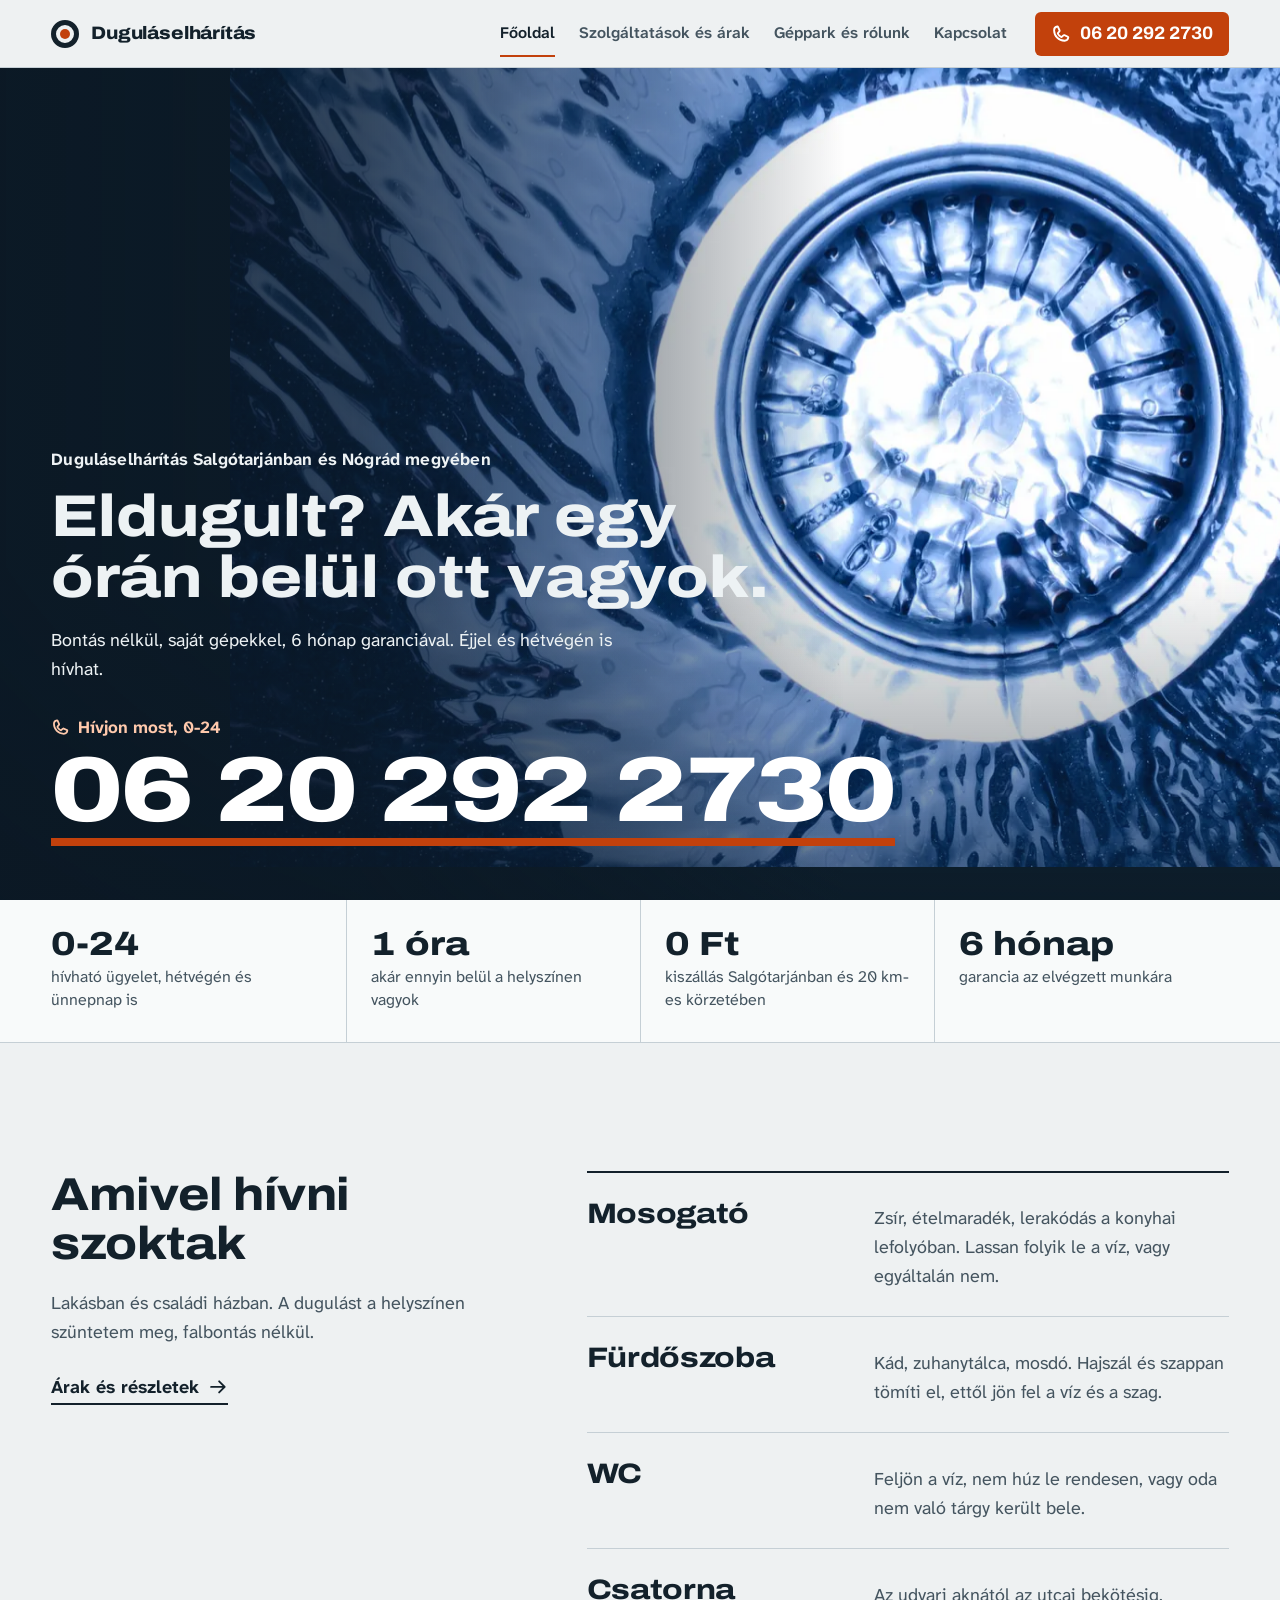
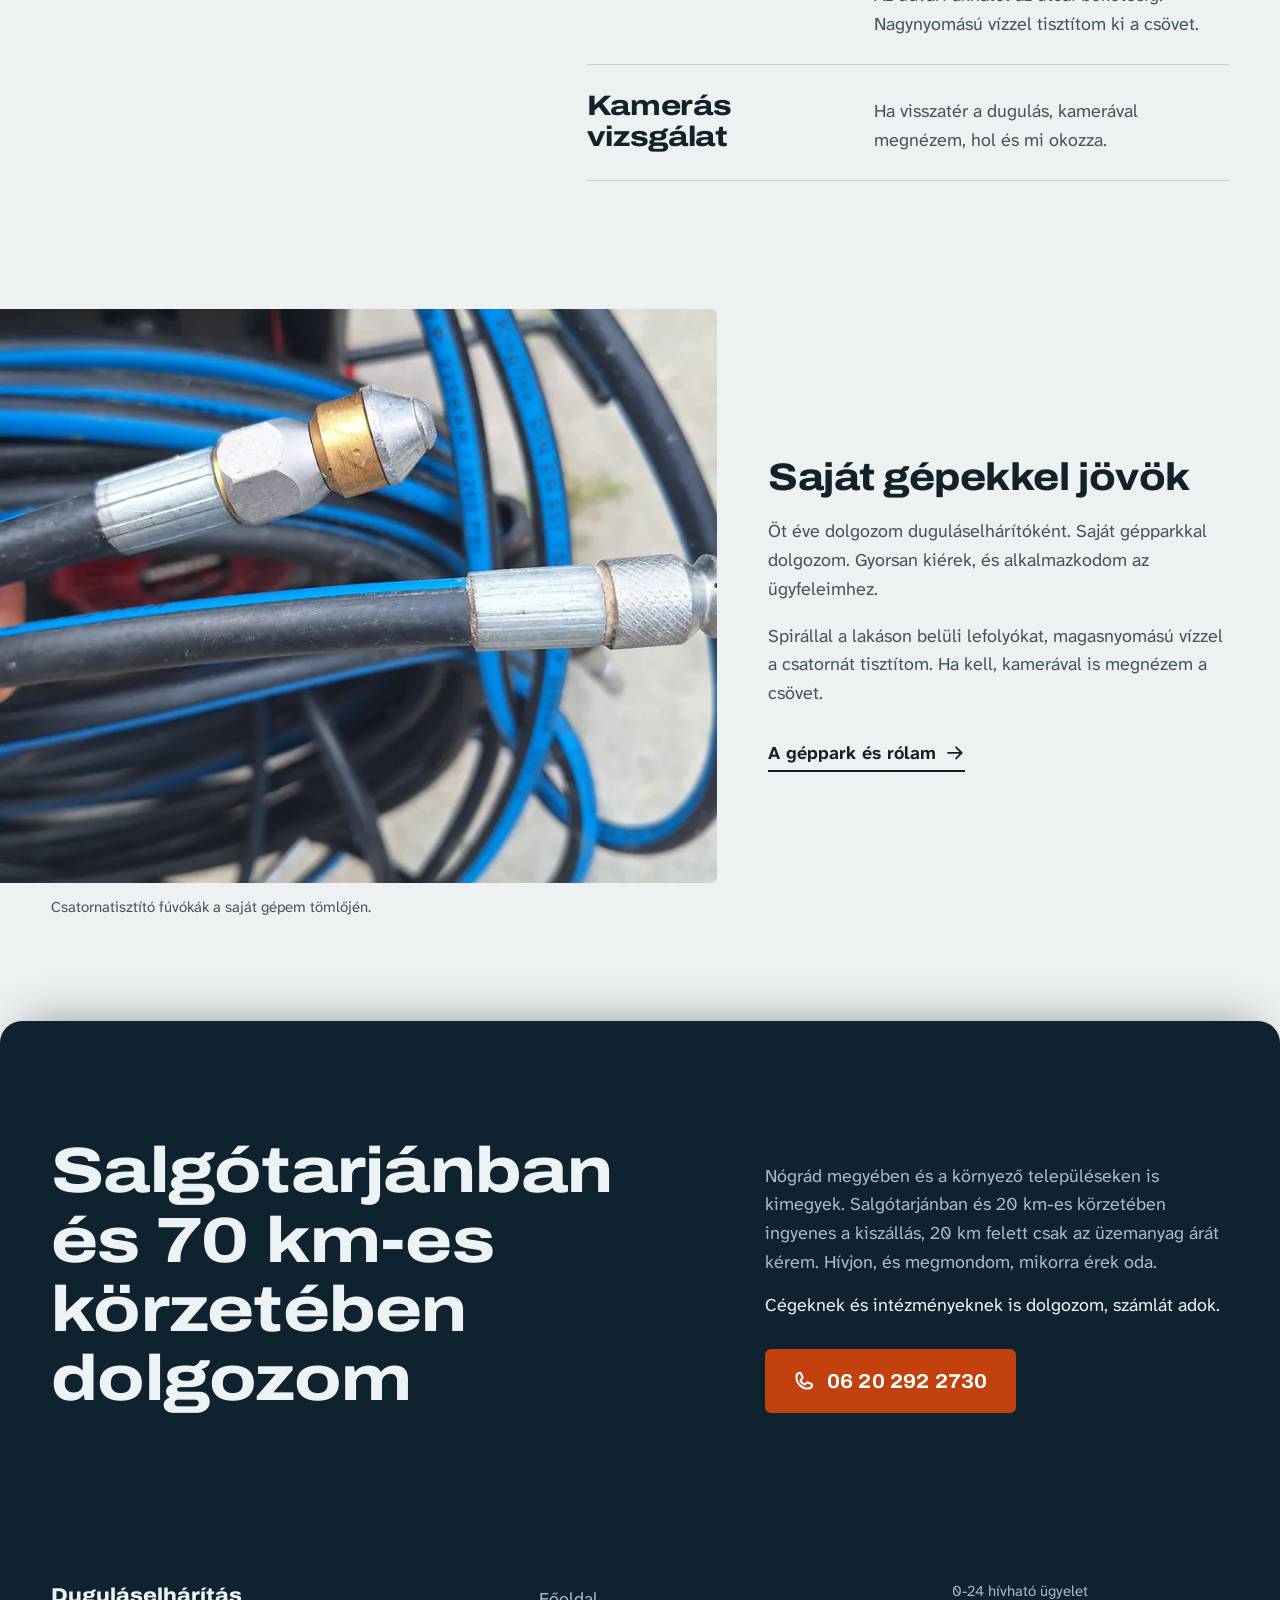
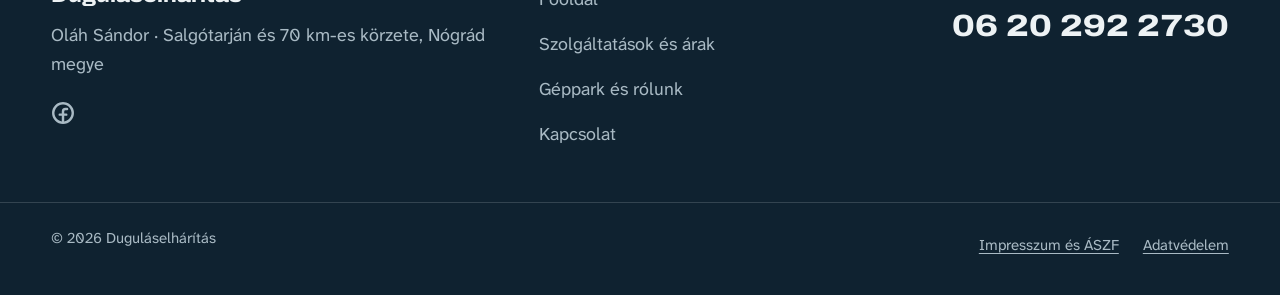
<file: index.html>
<!doctype html>
<html lang="hu">
<head>
<meta charset="utf-8">
<meta name="viewport" content="width=device-width, initial-scale=1">
<title>Duguláselhárítás Salgótarján, Nógrád megye 0-24 · Oláh Sándor</title>
<meta name="description" content="Duguláselhárítás Salgótarjánban és Nógrád megyében, 0-24. Bontás nélkül, 6 hónap garanciával, 20 km-en belül ingyenes kiszállás.">
<link rel="canonical" href="https://dugulaselharitasnograd.hu/">
<meta name="theme-color" content="#13212B">
<meta name="geo.region" content="HU-NO">
<meta name="geo.placename" content="Salgótarján">
<meta name="geo.position" content="48.09607;19.80056">
<meta name="ICBM" content="48.09607, 19.80056">
<meta property="og:type" content="website">
<meta property="og:locale" content="hu_HU">
<meta property="og:site_name" content="Duguláselhárítás">
<meta property="og:title" content="Duguláselhárítás Salgótarján, Nógrád megye 0-24 · Oláh Sándor">
<meta property="og:description" content="Duguláselhárítás Salgótarjánban és Nógrád megyében, 0-24. Bontás nélkül, 6 hónap garanciával, 20 km-en belül ingyenes kiszállás.">
<meta property="og:url" content="https://dugulaselharitasnograd.hu/">
<meta property="og:image" content="https://dugulaselharitasnograd.hu/media/og-cover.jpg">
<meta property="og:image:width" content="1200">
<meta property="og:image:height" content="630">
<meta property="og:image:alt" content="Oláh Sándor magasnyomású csatornatisztító gépe">
<meta name="twitter:card" content="summary_large_image">
<link rel="icon" href="favicon.svg" type="image/svg+xml">
<link rel="icon" href="favicon.ico" sizes="16x16 32x32">
<link rel="apple-touch-icon" href="apple-touch-icon.png">
<link rel="preload" href="fonts/archivo-latin.woff2" as="font" type="font/woff2">
<link rel="stylesheet" href="js/vendor/lenis.css">
<link rel="stylesheet" href="css/site.css?v=4">
<script>document.documentElement.classList.add('js')</script>
<script type="application/ld+json">{"@context":"https://schema.org","@graph":[{"@type":"Plumber","@id":"https://dugulaselharitasnograd.hu/#vallalkozas","name":"Duguláselhárítás","founder":{"@type":"Person","name":"Oláh Sándor"},"telephone":"+36202922730","url":"https://dugulaselharitasnograd.hu/","image":"https://dugulaselharitasnograd.hu/media/og-cover.jpg","logo":"https://dugulaselharitasnograd.hu/apple-touch-icon.png","address":{"@type":"PostalAddress","addressLocality":"Salgótarján","addressRegion":"Nógrád","addressCountry":"HU"},"geo":{"@type":"GeoCoordinates","latitude":48.09607,"longitude":19.80056},"areaServed":[{"@type":"City","name":"Salgótarján"},{"@type":"City","name":"Bátonyterenye"},{"@type":"City","name":"Pásztó"},{"@type":"City","name":"Szécsény"},{"@type":"City","name":"Balassagyarmat"},{"@type":"City","name":"Rétság"},{"@type":"AdministrativeArea","name":"Nógrád vármegye"},{"@type":"GeoCircle","geoMidpoint":{"@type":"GeoCoordinates","latitude":48.09607,"longitude":19.80056},"geoRadius":70000}],"sameAs":["https://www.facebook.com/profile.php?id=61581115711203"],"openingHoursSpecification":{"@type":"OpeningHoursSpecification","dayOfWeek":["Monday","Tuesday","Wednesday","Thursday","Friday","Saturday","Sunday"],"opens":"00:00","closes":"23:59"},"priceRange":"5 000-75 000 Ft","currenciesAccepted":"HUF","hasOfferCatalog":{"@type":"OfferCatalog","name":"Duguláselhárítás és csatornatisztítás","itemListElement":[{"@type":"Offer","itemOffered":{"@type":"Service","@id":"https://dugulaselharitasnograd.hu/#szolg-mosogato","name":"Mosogató-duguláselhárítás","description":"Konyhai lefolyó, szifon, a fali bekötésig."},"priceSpecification":{"@type":"PriceSpecification","priceCurrency":"HUF","minPrice":25000,"maxPrice":35000}},{"@type":"Offer","itemOffered":{"@type":"Service","@id":"https://dugulaselharitasnograd.hu/#szolg-furdo","name":"Fürdőszobai duguláselhárítás","description":"Kád, zuhanytálca, mosdó, padlóösszefolyó."},"priceSpecification":{"@type":"PriceSpecification","priceCurrency":"HUF","minPrice":25000,"maxPrice":35000}},{"@type":"Offer","itemOffered":{"@type":"Service","@id":"https://dugulaselharitasnograd.hu/#szolg-wc","name":"WC-duguláselhárítás","description":"Feljövő víz, rossz lehúzás, beleesett tárgy."},"priceSpecification":{"@type":"PriceSpecification","priceCurrency":"HUF","minPrice":30000,"maxPrice":45000}},{"@type":"Offer","itemOffered":{"@type":"Service","@id":"https://dugulaselharitasnograd.hu/#szolg-woma","name":"Woma-csatornatisztítás","description":"Nagynyomású vízzel, a lerakódást is kimossa a cső faláról."},"priceSpecification":{"@type":"PriceSpecification","priceCurrency":"HUF","minPrice":50000,"maxPrice":75000}},{"@type":"Offer","itemOffered":{"@type":"Service","@id":"https://dugulaselharitasnograd.hu/#szolg-kamera","name":"Szennyvízcsatorna-kamerázás","description":"Megmutatja, hol és mi okozza a dugulást."},"priceSpecification":{"@type":"PriceSpecification","priceCurrency":"HUF","minPrice":5000}}]}},{"@type":"WebSite","@id":"https://dugulaselharitasnograd.hu/#website","url":"https://dugulaselharitasnograd.hu/","name":"Duguláselhárítás","inLanguage":"hu","publisher":{"@id":"https://dugulaselharitasnograd.hu/#vallalkozas"}},{"@type":"WebPage","@id":"https://dugulaselharitasnograd.hu/#webpage","url":"https://dugulaselharitasnograd.hu/","name":"Duguláselhárítás Salgótarján, Nógrád megye 0-24 · Oláh Sándor","inLanguage":"hu","isPartOf":{"@id":"https://dugulaselharitasnograd.hu/#website"},"about":{"@id":"https://dugulaselharitasnograd.hu/#vallalkozas"}}]}</script>
</head>
<body class="page-fooldal">
<a class="skip" href="#tartalom">Ugrás a tartalomra</a>
<header class="site-head">
  <div class="wrap site-head__in">
    <a class="brand" href="index.html" aria-label="Duguláselhárítás, főoldal">
      <span class="brand__mark" aria-hidden="true"></span>
      <span class="brand__name">Duguláselhárítás</span>
    </a>
    <nav class="nav" id="fomenu" aria-label="Főmenü">
      <ul><li><a href="index.html" aria-current="page">Főoldal</a></li><li><a href="arak.html">Szolgáltatások és árak</a></li><li><a href="rolunk.html">Géppark és rólunk</a></li><li><a href="kapcsolat.html">Kapcsolat</a></li></ul>
      <a class="nav__tel" href="tel:+36202922730"><svg class="ico" viewBox="0 0 256 256" aria-hidden="true" focusable="false"><path fill="currentColor" d="M224,154.8l-47.09-21.11-.18-.08a19.94,19.94,0,0,0-19,1.75,13.08,13.08,0,0,0-1.12.84l-22.31,19c-13-7.05-26.43-20.37-33.49-33.21l19.06-22.66a11.76,11.76,0,0,0,.85-1.15,20,20,0,0,0,1.66-18.83,1.42,1.42,0,0,1-.08-.18L101.2,32A20.06,20.06,0,0,0,80.42,20.15,60.27,60.27,0,0,0,28,80c0,81.61,66.39,148,148,148a60.27,60.27,0,0,0,59.85-52.42A20.06,20.06,0,0,0,224,154.8ZM176,204A124.15,124.15,0,0,1,52,80,36.29,36.29,0,0,1,80.48,44.46l18.82,42L80.14,109.28a12,12,0,0,0-.86,1.16A20,20,0,0,0,78,130.08c9.42,19.28,28.83,38.56,48.31,48A20,20,0,0,0,146,176.63a11.63,11.63,0,0,0,1.11-.85l22.43-19.07,42,18.81A36.29,36.29,0,0,1,176,204Z"/></svg><span>06 20 292 2730</span></a>
    </nav>
    <button class="menu-btn" type="button" aria-expanded="false" aria-controls="fomenu">
      <span class="menu-btn__open"><svg class="ico" viewBox="0 0 256 256" aria-hidden="true" focusable="false"><path fill="currentColor" d="M228,128a12,12,0,0,1-12,12H40a12,12,0,0,1,0-24H216A12,12,0,0,1,228,128ZM40,76H216a12,12,0,0,0,0-24H40a12,12,0,0,0,0,24ZM216,180H40a12,12,0,0,0,0,24H216a12,12,0,0,0,0-24Z"/></svg><span class="sr">Menü megnyitása</span></span>
      <span class="menu-btn__close"><svg class="ico" viewBox="0 0 256 256" aria-hidden="true" focusable="false"><path fill="currentColor" d="M208.49,191.51a12,12,0,0,1-17,17L128,145,64.49,208.49a12,12,0,0,1-17-17L111,128,47.51,64.49a12,12,0,0,1,17-17L128,111l63.51-63.52a12,12,0,0,1,17,17L145,128Z"/></svg><span class="sr">Menü bezárása</span></span>
    </button>
  </div>
</header>
<main id="tartalom">
<section class="hero" aria-labelledby="hero-cim">
  <div class="hero__bg" aria-hidden="true">
    <img class="hero__img" src="media/orveny-1600.webp" srcset="media/orveny-1000.webp 1000w, media/orveny-1600.webp 1600w, media/orveny-2400.webp 2400w, media/orveny-3000.webp 3000w" sizes="(max-width: 899px) 200vw, max(116vw, 148vh)" width="3000" height="2999" alt="" fetchpriority="high" decoding="async">
  </div>
  <div class="wrap hero__in">
    <h1 class="hero__title hin" id="hero-cim">
      <span class="kicker">Duguláselhárítás Salgótarjánban és Nógrád megyében</span>
      <span class="hero__main">Eldugult? Akár egy órán belül ott vagyok.</span>
    </h1>
    <p class="hero__lead hin">Bontás nélkül, saját gépekkel, 6&nbsp;hónap garanciával. Éjjel és hétvégén is hívhat.</p>
    <a class="bignum hin" href="tel:+36202922730">
      <span class="bignum__label"><svg class="ico" viewBox="0 0 256 256" aria-hidden="true" focusable="false"><path fill="currentColor" d="M224,154.8l-47.09-21.11-.18-.08a19.94,19.94,0,0,0-19,1.75,13.08,13.08,0,0,0-1.12.84l-22.31,19c-13-7.05-26.43-20.37-33.49-33.21l19.06-22.66a11.76,11.76,0,0,0,.85-1.15,20,20,0,0,0,1.66-18.83,1.42,1.42,0,0,1-.08-.18L101.2,32A20.06,20.06,0,0,0,80.42,20.15,60.27,60.27,0,0,0,28,80c0,81.61,66.39,148,148,148a60.27,60.27,0,0,0,59.85-52.42A20.06,20.06,0,0,0,224,154.8ZM176,204A124.15,124.15,0,0,1,52,80,36.29,36.29,0,0,1,80.48,44.46l18.82,42L80.14,109.28a12,12,0,0,0-.86,1.16A20,20,0,0,0,78,130.08c9.42,19.28,28.83,38.56,48.31,48A20,20,0,0,0,146,176.63a11.63,11.63,0,0,0,1.11-.85l22.43-19.07,42,18.81A36.29,36.29,0,0,1,176,204Z"/></svg>Hívjon most, 0-24</span>
      <span class="bignum__num">06 20 292 2730</span>
    </a>
  </div>
</section>

<section class="facts" aria-label="Amit vállalok">
  <div class="wrap">
    <ul class="facts__list" data-reveal>
      <li><strong>0-24</strong><span>hívható ügyelet, hétvégén és ünnepnap is</span></li>
      <li><strong>1 óra</strong><span>akár ennyin belül a helyszínen vagyok</span></li>
      <li><strong>0 Ft</strong><span>kiszállás Salgótarjánban és 20 km-es körzetében</span></li>
      <li><strong>6 hónap</strong><span>garancia az elvégzett munkára</span></li>
    </ul>
  </div>
</section>

<section class="services" aria-labelledby="szolg-cim">
  <div class="wrap services__grid">
    <div class="services__head">
      <h2 id="szolg-cim">Amivel hívni szoktak</h2>
      <p>Lakásban és családi házban. A dugulást a helyszínen szüntetem meg, falbontás nélkül.</p>
      <a class="textlink" href="arak.html">Árak és részletek<svg class="ico" viewBox="0 0 256 256" aria-hidden="true" focusable="false"><path fill="currentColor" d="M224.49,136.49l-72,72a12,12,0,0,1-17-17L187,140H40a12,12,0,0,1,0-24H187L135.51,64.48a12,12,0,0,1,17-17l72,72A12,12,0,0,1,224.49,136.49Z"/></svg></a>
    </div>
    <ol class="services__list" data-reveal>
      <li>
        <h3>Mosogató</h3>
        <p>Zsír, ételmaradék, lerakódás a konyhai lefolyóban. Lassan folyik le a víz, vagy egyáltalán nem.</p>
      </li>
      <li>
        <h3>Fürdőszoba</h3>
        <p>Kád, zuhanytálca, mosdó. Hajszál és szappan tömíti el, ettől jön fel a víz és a szag.</p>
      </li>
      <li>
        <h3>WC</h3>
        <p>Feljön a víz, nem húz le rendesen, vagy oda nem való tárgy került bele.</p>
      </li>
      <li>
        <h3>Csatorna</h3>
        <p>Az udvari aknától az utcai bekötésig. Nagynyomású vízzel tisztítom ki a csövet.</p>
      </li>
      <li>
        <h3>Kamerás vizsgálat</h3>
        <p>Ha visszatér a dugulás, kamerával megnézem, hol és mi okozza.</p>
      </li>
    </ol>
  </div>
</section>

<section class="own" aria-labelledby="gep-cim">
  <div class="wrap own__grid">
    <figure class="own__fig" data-reveal>
      <img class="own__img" src="media/fuvokak-1400.webp" srcset="media/fuvokak-800.webp 800w, media/fuvokak-1400.webp 1400w, media/fuvokak-2000.webp 2000w" sizes="(max-width: 899px) 92vw, 48vw" width="2000" height="1600" alt="Csatornatisztító fúvókák a nagynyomású tömlő végén" loading="lazy" decoding="async">
      <figcaption>Csatornatisztító fúvókák a saját gépem tömlőjén.</figcaption>
    </figure>
    <div class="own__text" data-reveal>
      <h2 id="gep-cim">Saját gépekkel jövök</h2>
      <p>Öt éve dolgozom duguláselhárítóként. Saját gépparkkal dolgozom. Gyorsan kiérek, és alkalmazkodom az ügyfeleimhez.</p>
      <p>Spirállal a lakáson belüli lefolyókat, magasnyomású vízzel a csatornát tisztítom. Ha kell, kamerával is megnézem a csövet.</p>
      <a class="textlink" href="rolunk.html">A géppark és rólam<svg class="ico" viewBox="0 0 256 256" aria-hidden="true" focusable="false"><path fill="currentColor" d="M224.49,136.49l-72,72a12,12,0,0,1-17-17L187,140H40a12,12,0,0,1,0-24H187L135.51,64.48a12,12,0,0,1,17-17l72,72A12,12,0,0,1,224.49,136.49Z"/></svg></a>
    </div>
  </div>
</section>

<section class="area" aria-labelledby="terulet-cim">
  <div class="wrap area__grid">
    <h2 id="terulet-cim" data-reveal>Salgótarjánban és 70 km-es körzetében dolgozom</h2>
    <div class="area__body" data-reveal>
      <p>Nógrád megyében és a környező településeken is kimegyek. Salgótarjánban és 20 km-es körzetében ingyenes a kiszállás, 20 km felett csak az üzemanyag árát kérem. Hívjon, és megmondom, mikorra érek oda.</p>
      <p class="area__b2b">Cégeknek és intézményeknek is dolgozom, számlát adok.</p>
      <a class="btn btn--accent" href="tel:+36202922730"><svg class="ico" viewBox="0 0 256 256" aria-hidden="true" focusable="false"><path fill="currentColor" d="M224,154.8l-47.09-21.11-.18-.08a19.94,19.94,0,0,0-19,1.75,13.08,13.08,0,0,0-1.12.84l-22.31,19c-13-7.05-26.43-20.37-33.49-33.21l19.06-22.66a11.76,11.76,0,0,0,.85-1.15,20,20,0,0,0,1.66-18.83,1.42,1.42,0,0,1-.08-.18L101.2,32A20.06,20.06,0,0,0,80.42,20.15,60.27,60.27,0,0,0,28,80c0,81.61,66.39,148,148,148a60.27,60.27,0,0,0,59.85-52.42A20.06,20.06,0,0,0,224,154.8ZM176,204A124.15,124.15,0,0,1,52,80,36.29,36.29,0,0,1,80.48,44.46l18.82,42L80.14,109.28a12,12,0,0,0-.86,1.16A20,20,0,0,0,78,130.08c9.42,19.28,28.83,38.56,48.31,48A20,20,0,0,0,146,176.63a11.63,11.63,0,0,0,1.11-.85l22.43-19.07,42,18.81A36.29,36.29,0,0,1,176,204Z"/></svg><span>06 20 292 2730</span></a>
    </div>
  </div>
</section>
</main>
<footer class="site-foot">
  <div class="wrap site-foot__in">
    <div class="site-foot__brand">
      <p class="site-foot__name">Duguláselhárítás</p>
      <p>Oláh Sándor · Salgótarján és 70 km-es körzete, Nógrád megye</p>
      <a class="site-foot__fb" href="https://www.facebook.com/profile.php?id=61581115711203" target="_blank" rel="noopener" aria-label="Facebook"><svg class="ico" viewBox="0 0 256 256" aria-hidden="true" focusable="false"><path fill="currentColor" d="M128,20A108,108,0,1,0,236,128,108.12,108.12,0,0,0,128,20Zm12,191.13V156h20a12,12,0,0,0,0-24H140V112a12,12,0,0,1,12-12h16a12,12,0,0,0,0-24H152a36,36,0,0,0-36,36v20H96a12,12,0,0,0,0,24h20v55.13a84,84,0,1,1,24,0Z"/></svg></a>
    </div>
    <ul class="site-foot__nav"><li><a href="index.html">Főoldal</a></li><li><a href="arak.html">Szolgáltatások és árak</a></li><li><a href="rolunk.html">Géppark és rólunk</a></li><li><a href="kapcsolat.html">Kapcsolat</a></li></ul>
    <div class="site-foot__call"><span>0-24 hívható ügyelet</span><a class="site-foot__tel" href="tel:+36202922730">06 20 292 2730</a></div>
  </div>
  <div class="wrap site-foot__base"><p>© 2026 Duguláselhárítás</p><ul class="site-foot__legal" aria-label="Jogi tudnivalók"><li><a href="aszf.html#impresszum">Impresszum és ÁSZF</a></li><li><a href="adatvedelem.html">Adatvédelem</a></li></ul></div>
</footer>
<nav class="callbar-wrap" aria-label="Gyors hívás"><a class="callbar" href="tel:+36202922730"><svg class="ico" viewBox="0 0 256 256" aria-hidden="true" focusable="false"><path fill="currentColor" d="M224,154.8l-47.09-21.11-.18-.08a19.94,19.94,0,0,0-19,1.75,13.08,13.08,0,0,0-1.12.84l-22.31,19c-13-7.05-26.43-20.37-33.49-33.21l19.06-22.66a11.76,11.76,0,0,0,.85-1.15,20,20,0,0,0,1.66-18.83,1.42,1.42,0,0,1-.08-.18L101.2,32A20.06,20.06,0,0,0,80.42,20.15,60.27,60.27,0,0,0,28,80c0,81.61,66.39,148,148,148a60.27,60.27,0,0,0,59.85-52.42A20.06,20.06,0,0,0,224,154.8ZM176,204A124.15,124.15,0,0,1,52,80,36.29,36.29,0,0,1,80.48,44.46l18.82,42L80.14,109.28a12,12,0,0,0-.86,1.16A20,20,0,0,0,78,130.08c9.42,19.28,28.83,38.56,48.31,48A20,20,0,0,0,146,176.63a11.63,11.63,0,0,0,1.11-.85l22.43-19.07,42,18.81A36.29,36.29,0,0,1,176,204Z"/></svg><span>Hívás</span><span class="callbar__num">06 20 292 2730</span></a></nav>
<script src="js/vendor/gsap.min.js" defer></script>
<script src="js/vendor/ScrollTrigger.min.js" defer></script>
<script src="js/vendor/lenis.min.js" defer></script>
<script src="js/site.js?v=2" defer></script>
</body>
</html>
</file>
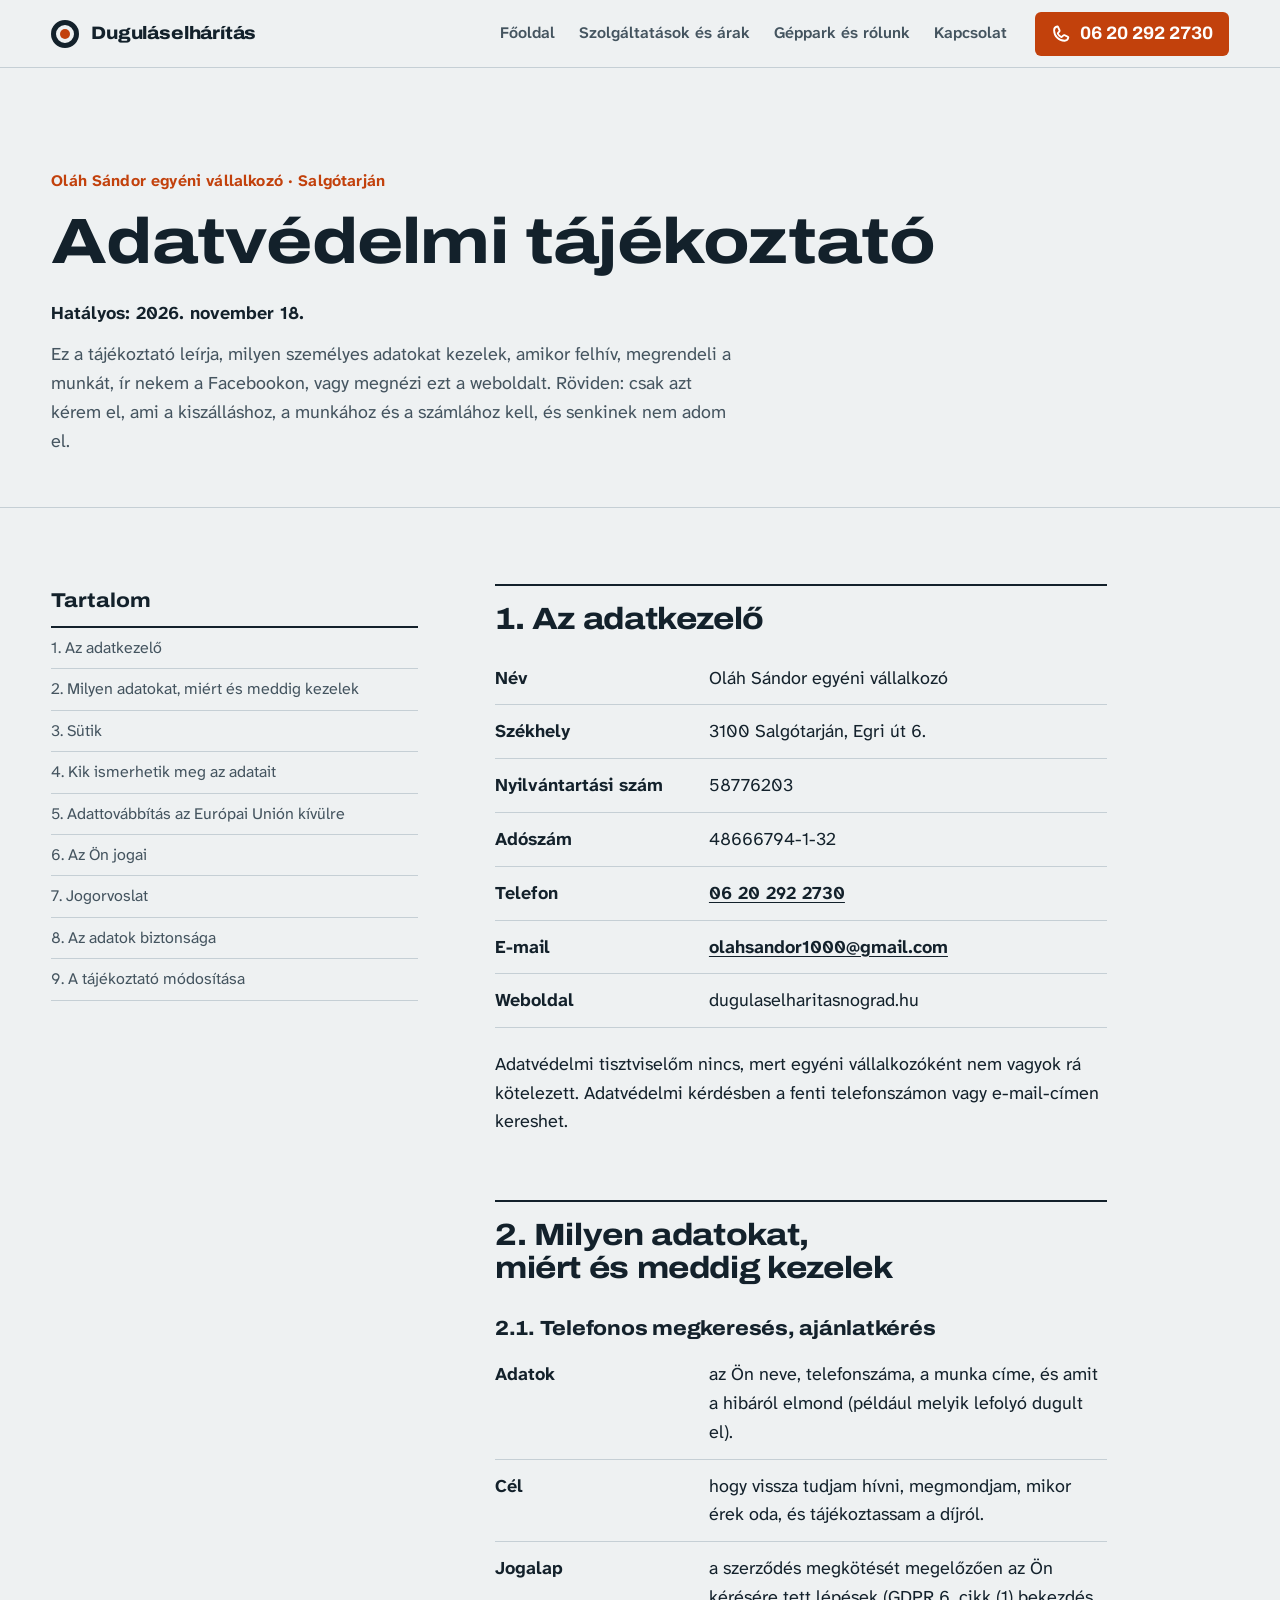
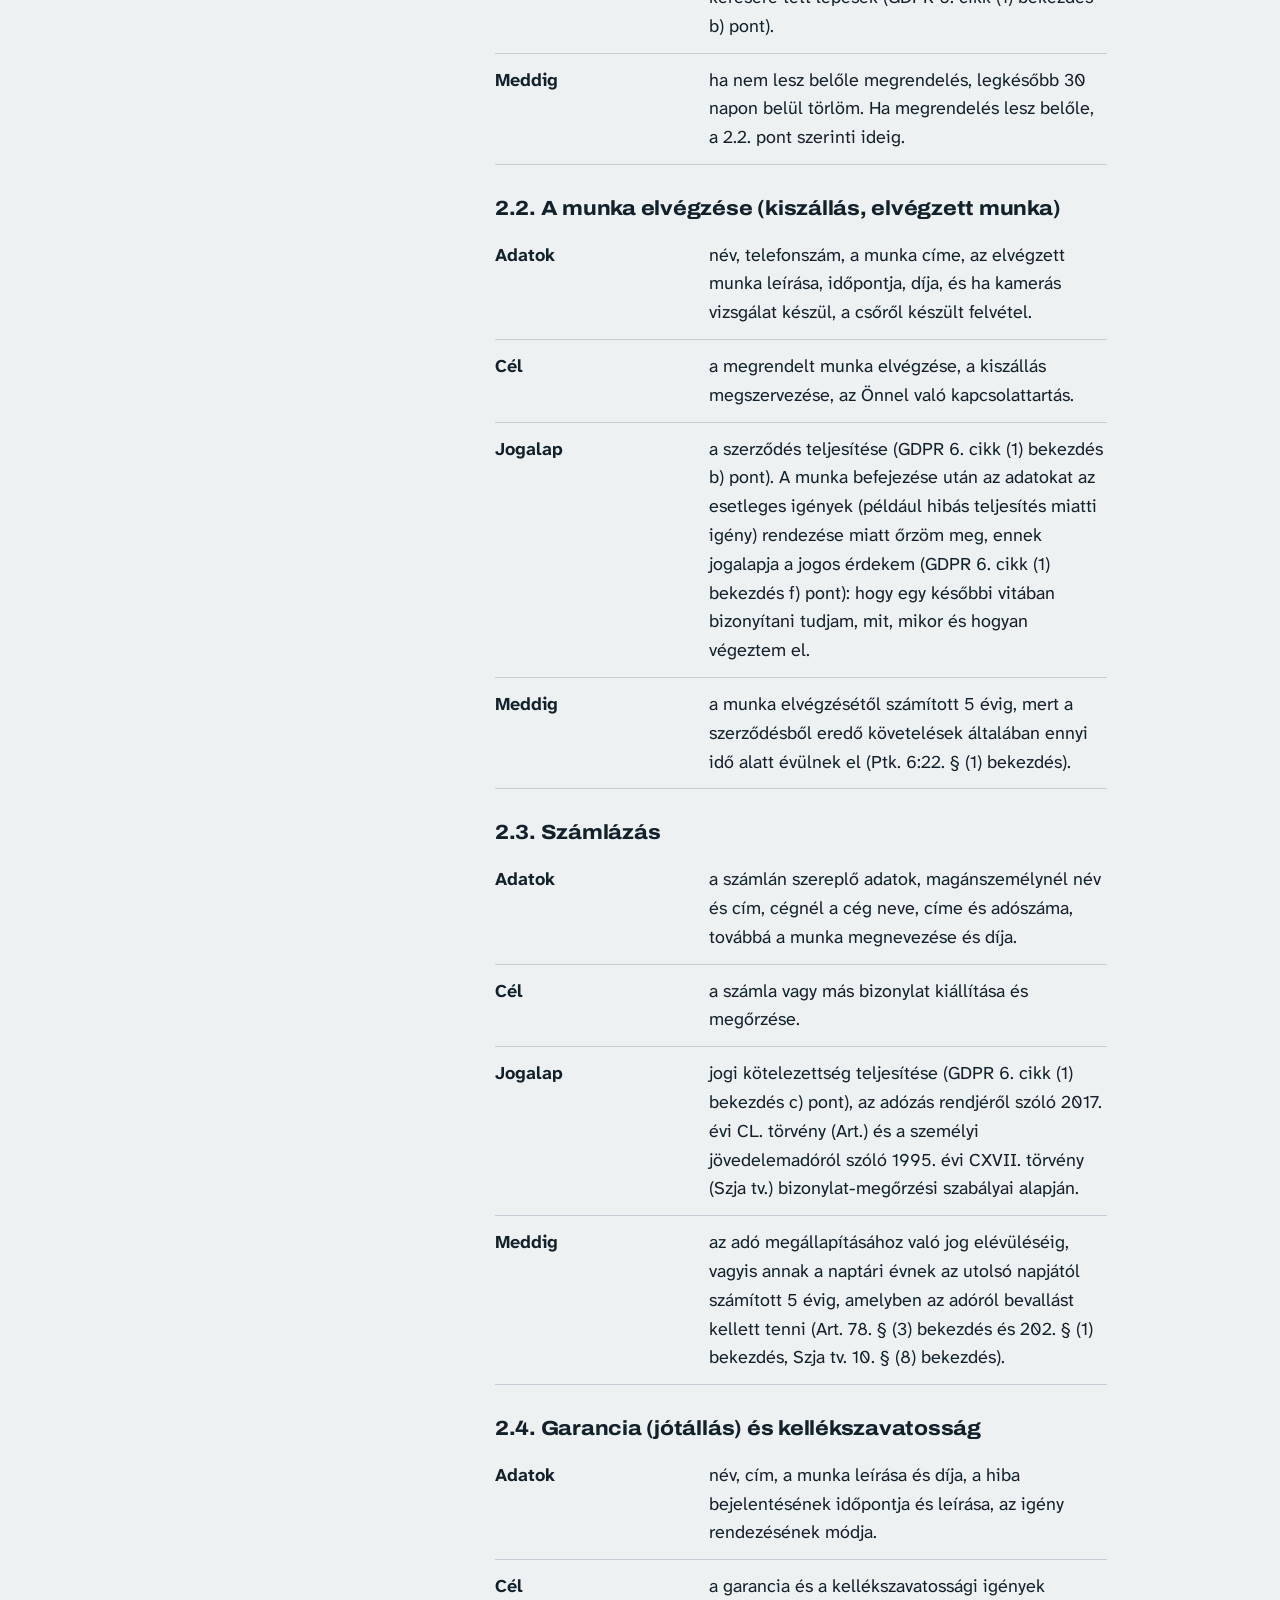
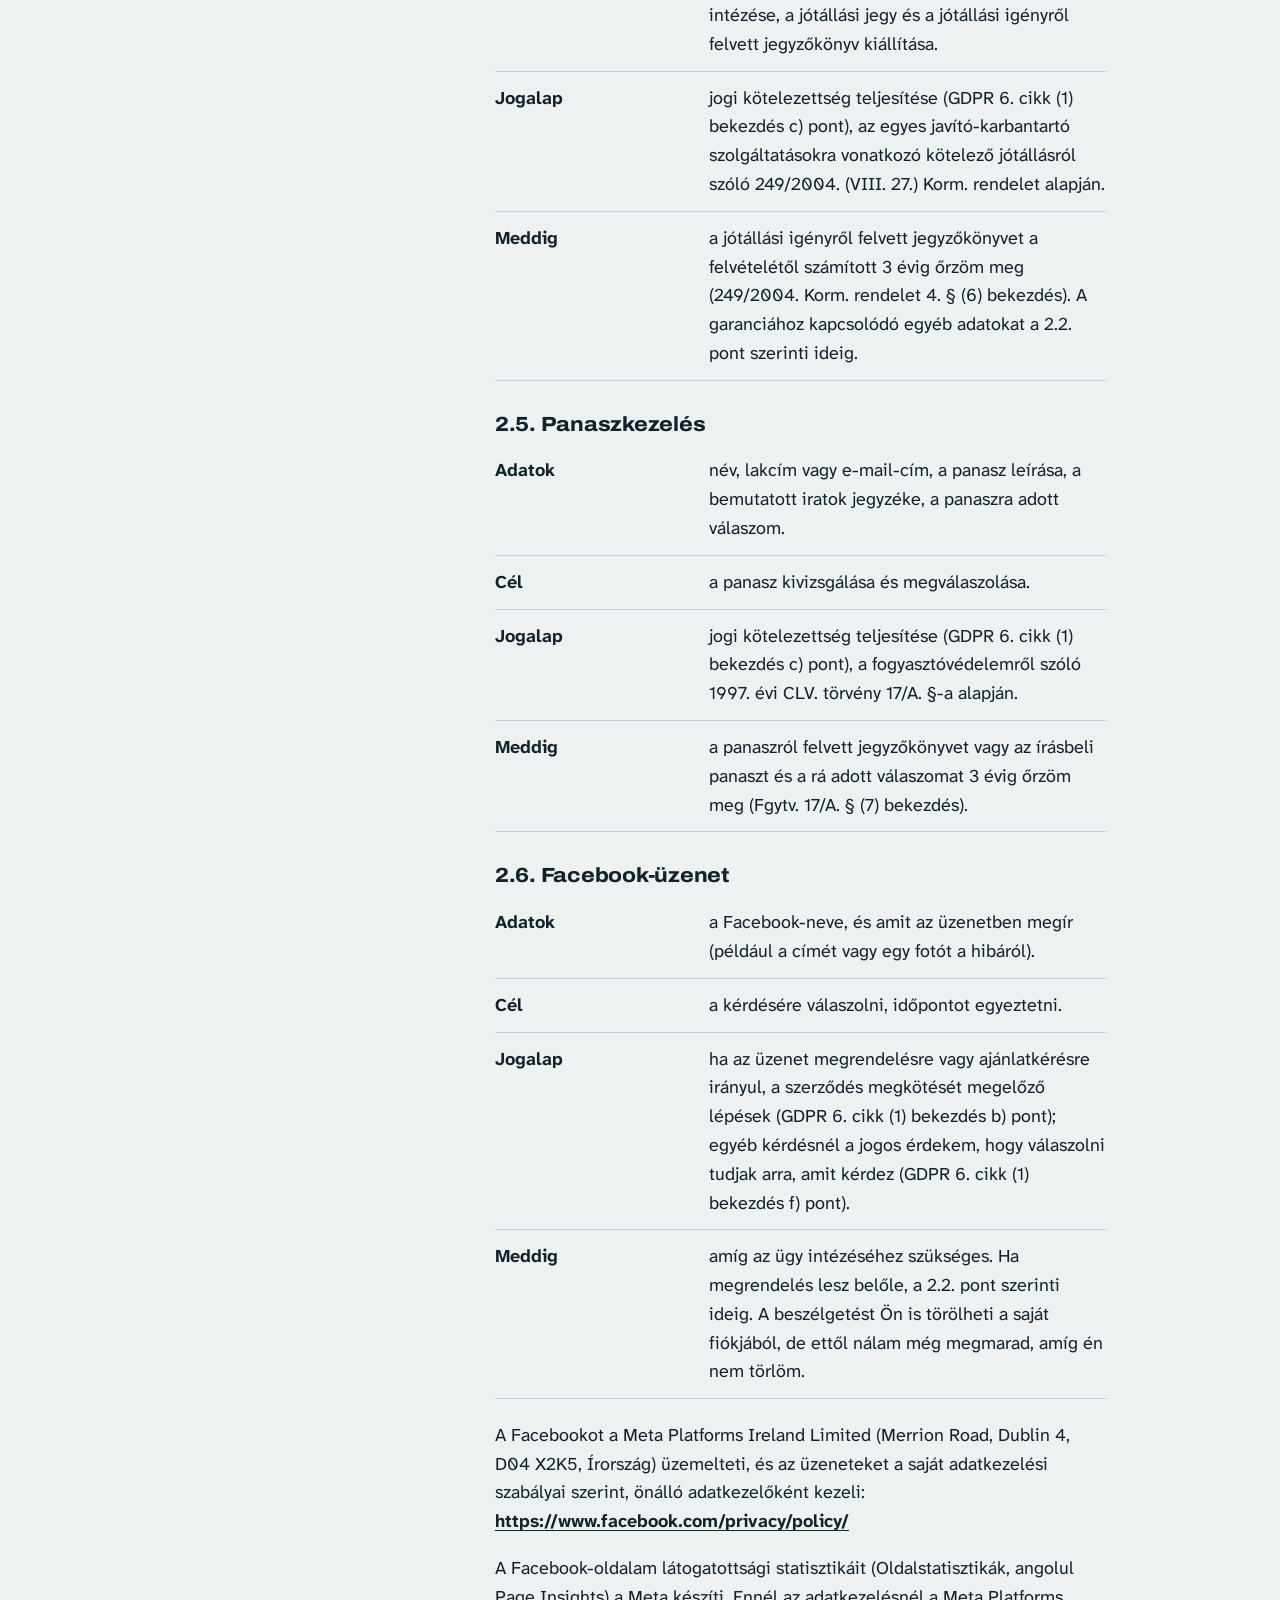
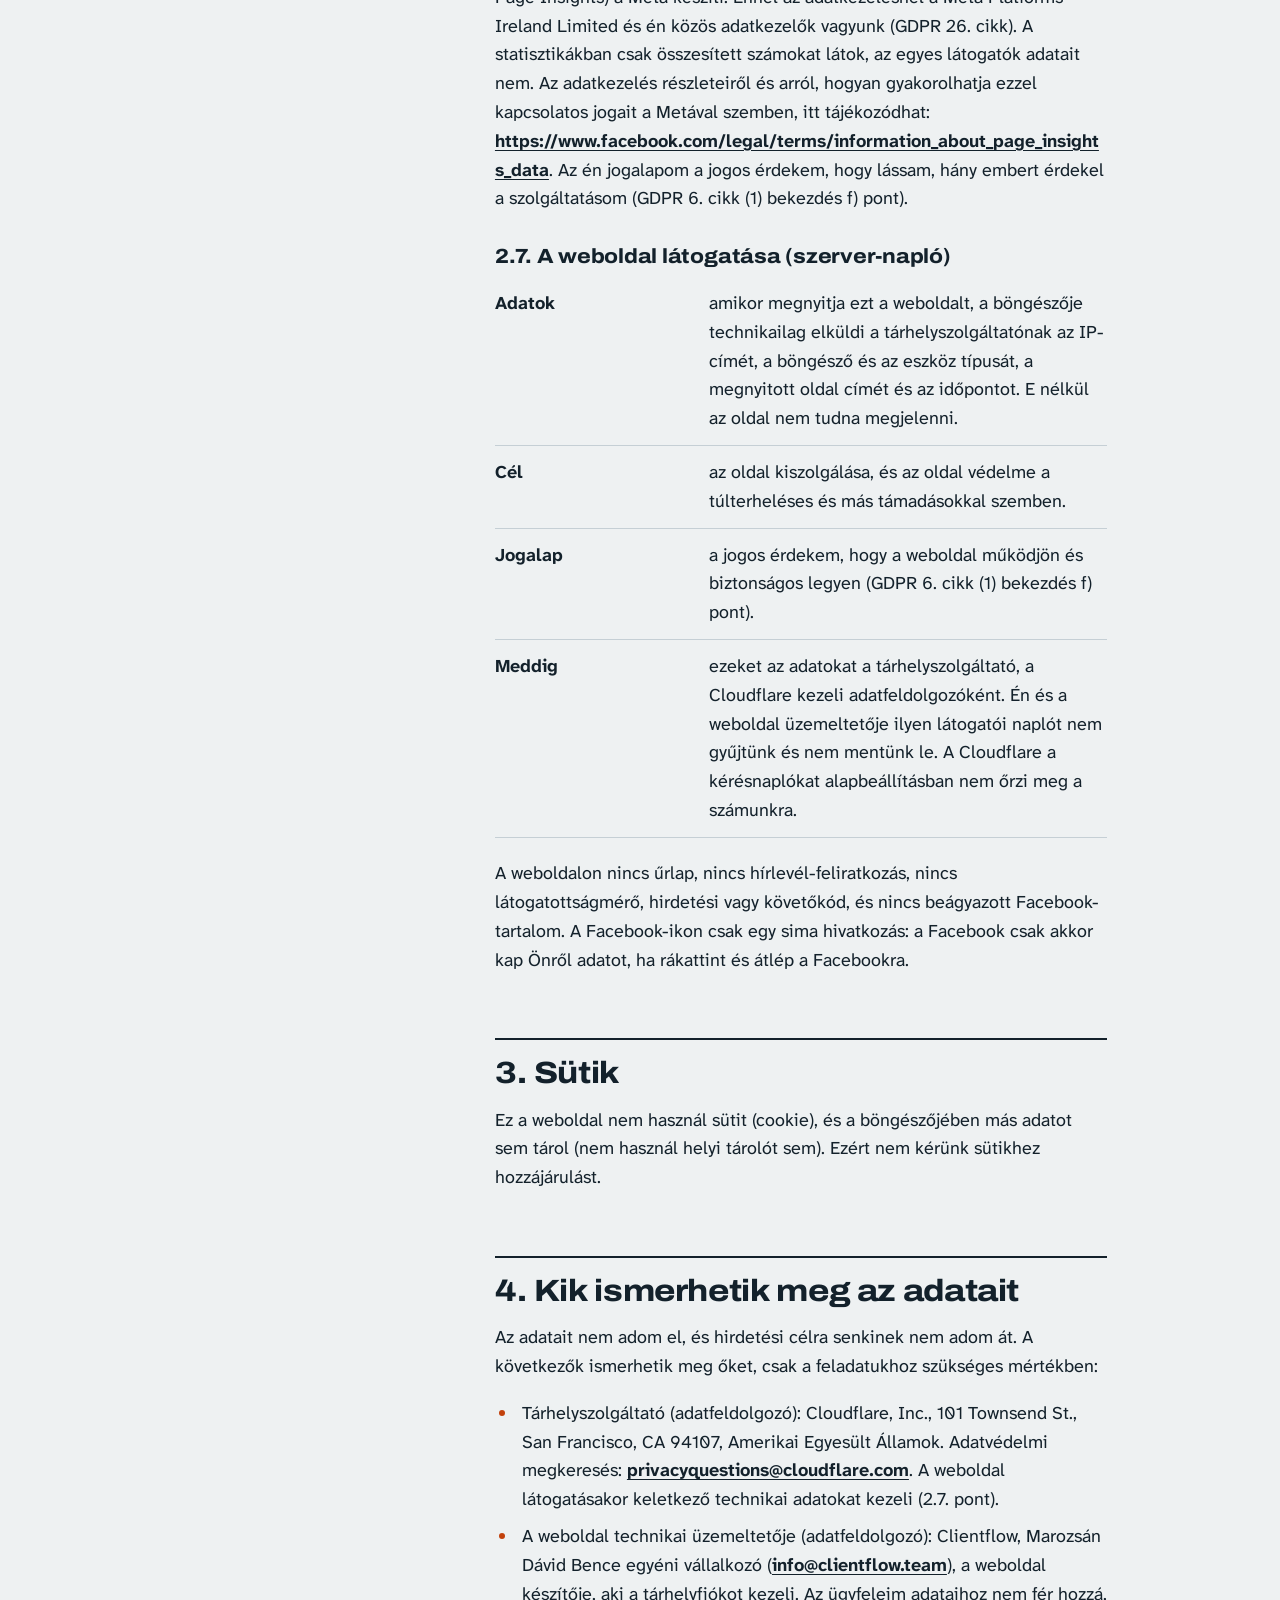
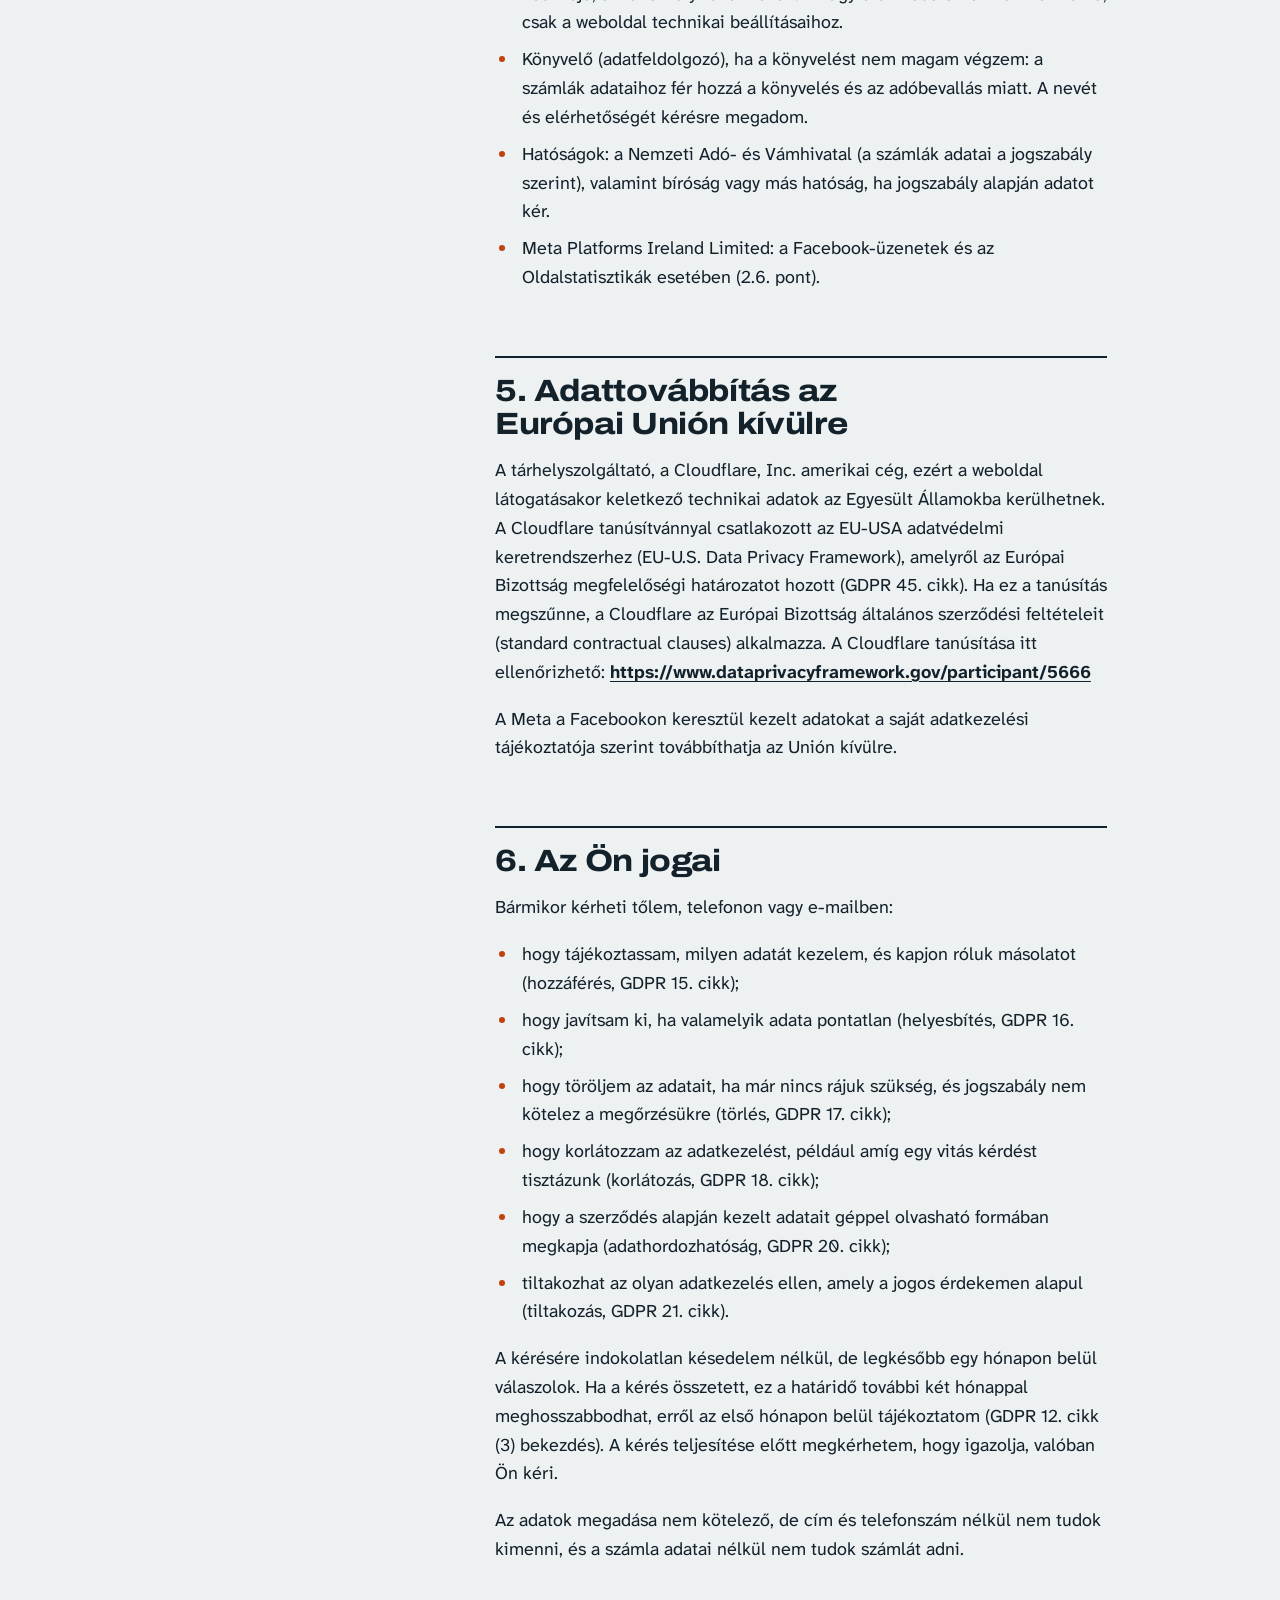
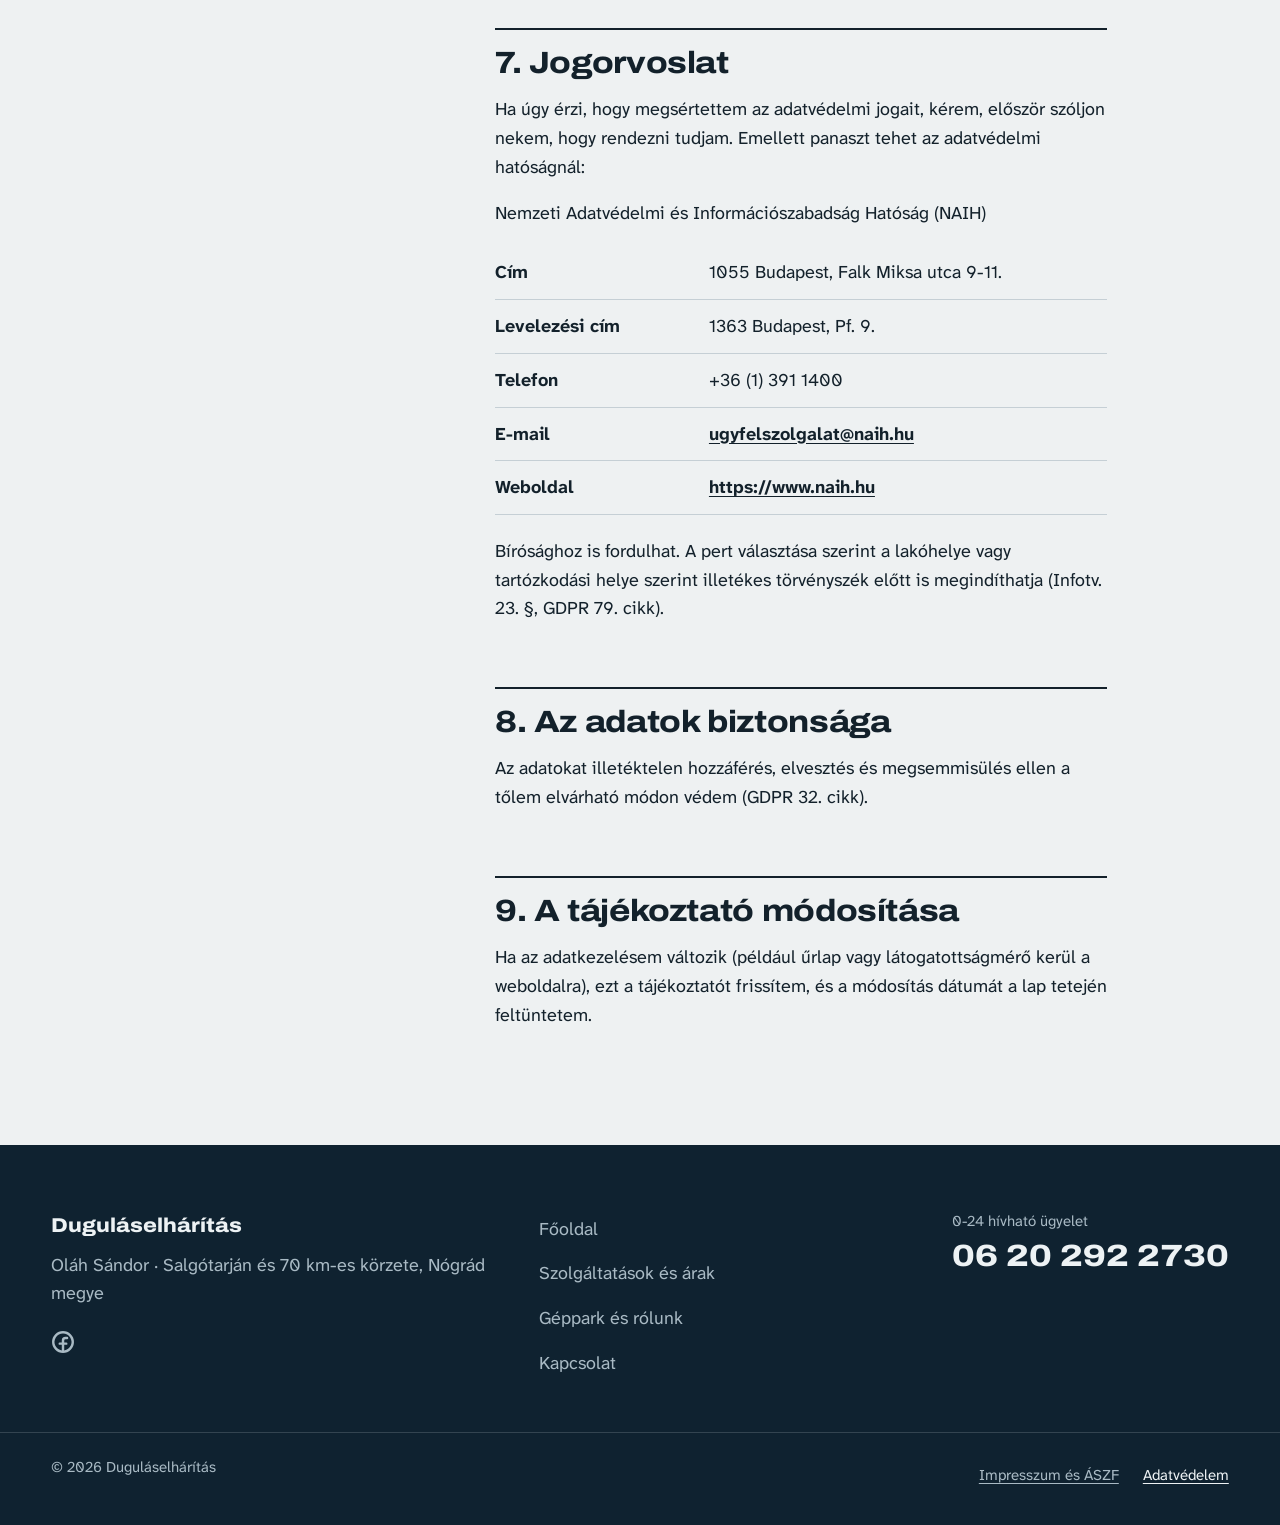
<file: adatvedelem.html>
<!doctype html>
<html lang="hu">
<head>
<meta charset="utf-8">
<meta name="viewport" content="width=device-width, initial-scale=1">
<title>Adatvédelmi tájékoztató · Duguláselhárítás Salgótarján</title>
<meta name="description" content="Milyen adatot kér Oláh Sándor duguláselhárító telefonon és a munkánál, meddig őrzi, kinek adja át, és milyen jogai vannak. Az oldal nem használ sütit">
<meta name="robots" content="index, follow">
<link rel="canonical" href="https://dugulaselharitasnograd.hu/adatvedelem">
<meta name="theme-color" content="#13212B">
<meta property="og:type" content="website">
<meta property="og:locale" content="hu_HU">
<meta property="og:site_name" content="Duguláselhárítás">
<meta property="og:title" content="Adatvédelmi tájékoztató · Duguláselhárítás Salgótarján">
<meta property="og:description" content="Milyen adatot kér Oláh Sándor duguláselhárító telefonon és a munkánál, meddig őrzi, kinek adja át, és milyen jogai vannak. Az oldal nem használ sütit">
<meta property="og:url" content="https://dugulaselharitasnograd.hu/adatvedelem">
<meta property="og:image" content="https://dugulaselharitasnograd.hu/media/og-cover.jpg">
<meta property="og:image:width" content="1200">
<meta property="og:image:height" content="630">
<meta property="og:image:alt" content="Oláh Sándor magasnyomású csatornatisztító gépe">
<meta name="twitter:card" content="summary_large_image">
<link rel="icon" href="favicon.svg" type="image/svg+xml">
<link rel="icon" href="favicon.ico" sizes="16x16 32x32">
<link rel="apple-touch-icon" href="apple-touch-icon.png">
<link rel="preload" href="fonts/archivo-latin.woff2" as="font" type="font/woff2">
<link rel="stylesheet" href="js/vendor/lenis.css">
<link rel="stylesheet" href="css/site.css?v=4">
<script>document.documentElement.classList.add('js')</script>
<script type="application/ld+json">{"@context":"https://schema.org","@graph":[{"@type":"Plumber","@id":"https://dugulaselharitasnograd.hu/#vallalkozas","name":"Duguláselhárítás","founder":{"@type":"Person","name":"Oláh Sándor"},"telephone":"+36202922730","url":"https://dugulaselharitasnograd.hu/","image":"https://dugulaselharitasnograd.hu/media/og-cover.jpg","logo":"https://dugulaselharitasnograd.hu/apple-touch-icon.png","address":{"@type":"PostalAddress","addressLocality":"Salgótarján","addressRegion":"Nógrád","addressCountry":"HU"},"geo":{"@type":"GeoCoordinates","latitude":48.09607,"longitude":19.80056},"areaServed":[{"@type":"City","name":"Salgótarján"},{"@type":"City","name":"Bátonyterenye"},{"@type":"City","name":"Pásztó"},{"@type":"City","name":"Szécsény"},{"@type":"City","name":"Balassagyarmat"},{"@type":"City","name":"Rétság"},{"@type":"AdministrativeArea","name":"Nógrád vármegye"},{"@type":"GeoCircle","geoMidpoint":{"@type":"GeoCoordinates","latitude":48.09607,"longitude":19.80056},"geoRadius":70000}],"sameAs":["https://www.facebook.com/profile.php?id=61581115711203"],"openingHoursSpecification":{"@type":"OpeningHoursSpecification","dayOfWeek":["Monday","Tuesday","Wednesday","Thursday","Friday","Saturday","Sunday"],"opens":"00:00","closes":"23:59"},"priceRange":"5 000-75 000 Ft","currenciesAccepted":"HUF","hasOfferCatalog":{"@type":"OfferCatalog","name":"Duguláselhárítás és csatornatisztítás","itemListElement":[{"@type":"Offer","itemOffered":{"@type":"Service","@id":"https://dugulaselharitasnograd.hu/#szolg-mosogato","name":"Mosogató-duguláselhárítás","description":"Konyhai lefolyó, szifon, a fali bekötésig."},"priceSpecification":{"@type":"PriceSpecification","priceCurrency":"HUF","minPrice":25000,"maxPrice":35000}},{"@type":"Offer","itemOffered":{"@type":"Service","@id":"https://dugulaselharitasnograd.hu/#szolg-furdo","name":"Fürdőszobai duguláselhárítás","description":"Kád, zuhanytálca, mosdó, padlóösszefolyó."},"priceSpecification":{"@type":"PriceSpecification","priceCurrency":"HUF","minPrice":25000,"maxPrice":35000}},{"@type":"Offer","itemOffered":{"@type":"Service","@id":"https://dugulaselharitasnograd.hu/#szolg-wc","name":"WC-duguláselhárítás","description":"Feljövő víz, rossz lehúzás, beleesett tárgy."},"priceSpecification":{"@type":"PriceSpecification","priceCurrency":"HUF","minPrice":30000,"maxPrice":45000}},{"@type":"Offer","itemOffered":{"@type":"Service","@id":"https://dugulaselharitasnograd.hu/#szolg-woma","name":"Woma-csatornatisztítás","description":"Nagynyomású vízzel, a lerakódást is kimossa a cső faláról."},"priceSpecification":{"@type":"PriceSpecification","priceCurrency":"HUF","minPrice":50000,"maxPrice":75000}},{"@type":"Offer","itemOffered":{"@type":"Service","@id":"https://dugulaselharitasnograd.hu/#szolg-kamera","name":"Szennyvízcsatorna-kamerázás","description":"Megmutatja, hol és mi okozza a dugulást."},"priceSpecification":{"@type":"PriceSpecification","priceCurrency":"HUF","minPrice":5000}}]}},{"@type":"WebSite","@id":"https://dugulaselharitasnograd.hu/#website","url":"https://dugulaselharitasnograd.hu/","name":"Duguláselhárítás","inLanguage":"hu","publisher":{"@id":"https://dugulaselharitasnograd.hu/#vallalkozas"}},{"@type":"WebPage","@id":"https://dugulaselharitasnograd.hu/adatvedelem#webpage","url":"https://dugulaselharitasnograd.hu/adatvedelem","name":"Adatvédelmi tájékoztató · Duguláselhárítás Salgótarján","inLanguage":"hu","isPartOf":{"@id":"https://dugulaselharitasnograd.hu/#website"},"about":{"@id":"https://dugulaselharitasnograd.hu/#vallalkozas"},"breadcrumb":{"@id":"https://dugulaselharitasnograd.hu/adatvedelem#breadcrumb"}},{"@type":"BreadcrumbList","@id":"https://dugulaselharitasnograd.hu/adatvedelem#breadcrumb","itemListElement":[{"@type":"ListItem","position":1,"name":"Főoldal","item":"https://dugulaselharitasnograd.hu/"},{"@type":"ListItem","position":2,"name":"Adatvédelmi tájékoztató","item":"https://dugulaselharitasnograd.hu/adatvedelem"}]}]}</script>
</head>
<body class="page-adatvedelem">
<a class="skip" href="#tartalom">Ugrás a tartalomra</a>
<header class="site-head">
  <div class="wrap site-head__in">
    <a class="brand" href="index.html" aria-label="Duguláselhárítás, főoldal">
      <span class="brand__mark" aria-hidden="true"></span>
      <span class="brand__name">Duguláselhárítás</span>
    </a>
    <nav class="nav" id="fomenu" aria-label="Főmenü">
      <ul><li><a href="index.html">Főoldal</a></li><li><a href="arak.html">Szolgáltatások és árak</a></li><li><a href="rolunk.html">Géppark és rólunk</a></li><li><a href="kapcsolat.html">Kapcsolat</a></li></ul>
      <a class="nav__tel" href="tel:+36202922730"><svg class="ico" viewBox="0 0 256 256" aria-hidden="true" focusable="false"><path fill="currentColor" d="M224,154.8l-47.09-21.11-.18-.08a19.94,19.94,0,0,0-19,1.75,13.08,13.08,0,0,0-1.12.84l-22.31,19c-13-7.05-26.43-20.37-33.49-33.21l19.06-22.66a11.76,11.76,0,0,0,.85-1.15,20,20,0,0,0,1.66-18.83,1.42,1.42,0,0,1-.08-.18L101.2,32A20.06,20.06,0,0,0,80.42,20.15,60.27,60.27,0,0,0,28,80c0,81.61,66.39,148,148,148a60.27,60.27,0,0,0,59.85-52.42A20.06,20.06,0,0,0,224,154.8ZM176,204A124.15,124.15,0,0,1,52,80,36.29,36.29,0,0,1,80.48,44.46l18.82,42L80.14,109.28a12,12,0,0,0-.86,1.16A20,20,0,0,0,78,130.08c9.42,19.28,28.83,38.56,48.31,48A20,20,0,0,0,146,176.63a11.63,11.63,0,0,0,1.11-.85l22.43-19.07,42,18.81A36.29,36.29,0,0,1,176,204Z"/></svg><span>06 20 292 2730</span></a>
    </nav>
    <button class="menu-btn" type="button" aria-expanded="false" aria-controls="fomenu">
      <span class="menu-btn__open"><svg class="ico" viewBox="0 0 256 256" aria-hidden="true" focusable="false"><path fill="currentColor" d="M228,128a12,12,0,0,1-12,12H40a12,12,0,0,1,0-24H216A12,12,0,0,1,228,128ZM40,76H216a12,12,0,0,0,0-24H40a12,12,0,0,0,0,24ZM216,180H40a12,12,0,0,0,0,24H216a12,12,0,0,0,0-24Z"/></svg><span class="sr">Menü megnyitása</span></span>
      <span class="menu-btn__close"><svg class="ico" viewBox="0 0 256 256" aria-hidden="true" focusable="false"><path fill="currentColor" d="M208.49,191.51a12,12,0,0,1-17,17L128,145,64.49,208.49a12,12,0,0,1-17-17L111,128,47.51,64.49a12,12,0,0,1,17-17L128,111l63.51-63.52a12,12,0,0,1,17,17L145,128Z"/></svg><span class="sr">Menü bezárása</span></span>
    </button>
  </div>
</header>
<main id="tartalom">
<section class="lhead" aria-labelledby="lg-cim">
  <div class="wrap lhead__in">
    <h1 id="lg-cim"><span class="kicker">Oláh Sándor egyéni vállalkozó · Salgótarján</span>Adatvédelmi tájékoztató</h1>
    <p class="lhead__meta">Hatályos: 2026. november 18.</p>
    <p class="lhead__lead">Ez a tájékoztató leírja, milyen személyes adatokat kezelek, amikor felhív, megrendeli a munkát, ír nekem a Facebookon, vagy megnézi ezt a weboldalt. Röviden: csak azt kérem el, ami a kiszálláshoz, a munkához és a számlához kell, és senkinek nem adom el.</p>
  </div>
</section>

<section class="legal" aria-label="Adatvédelmi tájékoztató">
  <div class="wrap legal__grid">
    <nav class="legal__toc" aria-label="Tartalom">
      <p class="legal__toc-title">Tartalom</p>
      <ol>
          <li><a href="#pont-1">1. Az adatkezelő</a></li>
          <li><a href="#pont-2">2. Milyen adatokat, miért és meddig kezelek</a></li>
          <li><a href="#pont-3">3. Sütik</a></li>
          <li><a href="#pont-4">4. Kik ismerhetik meg az adatait</a></li>
          <li><a href="#pont-5">5. Adattovábbítás az Európai Unión kívülre</a></li>
          <li><a href="#pont-6">6. Az Ön jogai</a></li>
          <li><a href="#pont-7">7. Jogorvoslat</a></li>
          <li><a href="#pont-8">8. Az adatok biztonsága</a></li>
          <li><a href="#pont-9">9. A tájékoztató módosítása</a></li>
      </ol>
    </nav>
    <article class="legal__doc">
      <h2 id="pont-1">1. Az adatkezelő</h2>
      <dl class="lg-dl"><div><dt>Név</dt><dd>Oláh Sándor egyéni vállalkozó</dd></div><div><dt>Székhely</dt><dd>3100 Salgótarján, Egri út 6.</dd></div><div><dt>Nyilvántartási szám</dt><dd>58776203</dd></div><div><dt>Adószám</dt><dd>48666794-1-32</dd></div><div><dt>Telefon</dt><dd><a href="tel:+36202922730">06 20 292 2730</a></dd></div><div><dt>E-mail</dt><dd><a href="mailto:olahsandor1000@gmail.com">olahsandor1000@gmail.com</a></dd></div><div><dt>Weboldal</dt><dd>dugulaselharitasnograd.hu</dd></div></dl>
      <p>Adatvédelmi tisztviselőm nincs, mert egyéni vállalkozóként nem vagyok rá kötelezett. Adatvédelmi kérdésben a fenti telefonszámon vagy e-mail-címen kereshet.</p>
      <h2 id="pont-2">2. Milyen adatokat, miért és meddig kezelek</h2>
      <h3 id="pont-2-1">2.1. Telefonos megkeresés, ajánlatkérés</h3>
      <dl class="lg-dl"><div><dt>Adatok</dt><dd>az Ön neve, telefonszáma, a munka címe, és amit a hibáról elmond (például melyik lefolyó dugult el).</dd></div><div><dt>Cél</dt><dd>hogy vissza tudjam hívni, megmondjam, mikor érek oda, és tájékoztassam a díjról.</dd></div><div><dt>Jogalap</dt><dd>a szerződés megkötését megelőzően az Ön kérésére tett lépések (GDPR 6. cikk (1) bekezdés b) pont).</dd></div><div><dt>Meddig</dt><dd>ha nem lesz belőle megrendelés, legkésőbb 30 napon belül törlöm. Ha megrendelés lesz belőle, a 2.2. pont szerinti ideig.</dd></div></dl>
      <h3 id="pont-2-2">2.2. A munka elvégzése (kiszállás, elvégzett munka)</h3>
      <dl class="lg-dl"><div><dt>Adatok</dt><dd>név, telefonszám, a munka címe, az elvégzett munka leírása, időpontja, díja, és ha kamerás vizsgálat készül, a csőről készült felvétel.</dd></div><div><dt>Cél</dt><dd>a megrendelt munka elvégzése, a kiszállás megszervezése, az Önnel való kapcsolattartás.</dd></div><div><dt>Jogalap</dt><dd>a szerződés teljesítése (GDPR 6. cikk (1) bekezdés b) pont). A munka befejezése után az adatokat az esetleges igények (például hibás teljesítés miatti igény) rendezése miatt őrzöm meg, ennek jogalapja a jogos érdekem (GDPR 6. cikk (1) bekezdés f) pont): hogy egy későbbi vitában bizonyítani tudjam, mit, mikor és hogyan végeztem el.</dd></div><div><dt>Meddig</dt><dd>a munka elvégzésétől számított 5 évig, mert a szerződésből eredő követelések általában ennyi idő alatt évülnek el (Ptk. 6:22. § (1) bekezdés).</dd></div></dl>
      <h3 id="pont-2-3">2.3. Számlázás</h3>
      <dl class="lg-dl"><div><dt>Adatok</dt><dd>a számlán szereplő adatok, magánszemélynél név és cím, cégnél a cég neve, címe és adószáma, továbbá a munka megnevezése és díja.</dd></div><div><dt>Cél</dt><dd>a számla vagy más bizonylat kiállítása és megőrzése.</dd></div><div><dt>Jogalap</dt><dd>jogi kötelezettség teljesítése (GDPR 6. cikk (1) bekezdés c) pont), az adózás rendjéről szóló 2017. évi CL. törvény (Art.) és a személyi jövedelemadóról szóló 1995. évi CXVII. törvény (Szja tv.) bizonylat-megőrzési szabályai alapján.</dd></div><div><dt>Meddig</dt><dd>az adó megállapításához való jog elévüléséig, vagyis annak a naptári évnek az utolsó napjától számított 5 évig, amelyben az adóról bevallást kellett tenni (Art. 78. § (3) bekezdés és 202. § (1) bekezdés, Szja tv. 10. § (8) bekezdés).</dd></div></dl>
      <h3 id="pont-2-4">2.4. Garancia (jótállás) és kellékszavatosság</h3>
      <dl class="lg-dl"><div><dt>Adatok</dt><dd>név, cím, a munka leírása és díja, a hiba bejelentésének időpontja és leírása, az igény rendezésének módja.</dd></div><div><dt>Cél</dt><dd>a garancia és a kellékszavatossági igények intézése, a jótállási jegy és a jótállási igényről felvett jegyzőkönyv kiállítása.</dd></div><div><dt>Jogalap</dt><dd>jogi kötelezettség teljesítése (GDPR 6. cikk (1) bekezdés c) pont), az egyes javító-karbantartó szolgáltatásokra vonatkozó kötelező jótállásról szóló 249/2004. (VIII. 27.) Korm. rendelet alapján.</dd></div><div><dt>Meddig</dt><dd>a jótállási igényről felvett jegyzőkönyvet a felvételétől számított 3 évig őrzöm meg (249/2004. Korm. rendelet 4. § (6) bekezdés). A garanciához kapcsolódó egyéb adatokat a 2.2. pont szerinti ideig.</dd></div></dl>
      <h3 id="pont-2-5">2.5. Panaszkezelés</h3>
      <dl class="lg-dl"><div><dt>Adatok</dt><dd>név, lakcím vagy e-mail-cím, a panasz leírása, a bemutatott iratok jegyzéke, a panaszra adott válaszom.</dd></div><div><dt>Cél</dt><dd>a panasz kivizsgálása és megválaszolása.</dd></div><div><dt>Jogalap</dt><dd>jogi kötelezettség teljesítése (GDPR 6. cikk (1) bekezdés c) pont), a fogyasztóvédelemről szóló 1997. évi CLV. törvény 17/A. §-a alapján.</dd></div><div><dt>Meddig</dt><dd>a panaszról felvett jegyzőkönyvet vagy az írásbeli panaszt és a rá adott válaszomat 3 évig őrzöm meg (Fgytv. 17/A. § (7) bekezdés).</dd></div></dl>
      <h3 id="pont-2-6">2.6. Facebook-üzenet</h3>
      <dl class="lg-dl"><div><dt>Adatok</dt><dd>a Facebook-neve, és amit az üzenetben megír (például a címét vagy egy fotót a hibáról).</dd></div><div><dt>Cél</dt><dd>a kérdésére válaszolni, időpontot egyeztetni.</dd></div><div><dt>Jogalap</dt><dd>ha az üzenet megrendelésre vagy ajánlatkérésre irányul, a szerződés megkötését megelőző lépések (GDPR 6. cikk (1) bekezdés b) pont); egyéb kérdésnél a jogos érdekem, hogy válaszolni tudjak arra, amit kérdez (GDPR 6. cikk (1) bekezdés f) pont).</dd></div><div><dt>Meddig</dt><dd>amíg az ügy intézéséhez szükséges. Ha megrendelés lesz belőle, a 2.2. pont szerinti ideig. A beszélgetést Ön is törölheti a saját fiókjából, de ettől nálam még megmarad, amíg én nem törlöm.</dd></div></dl>
      <p>A Facebookot a Meta Platforms Ireland Limited (Merrion Road, Dublin 4, D04 X2K5, Írország) üzemelteti, és az üzeneteket a saját adatkezelési szabályai szerint, önálló adatkezelőként kezeli: <a href="https://www.facebook.com/privacy/policy/" rel="noopener">https://www.facebook.com/privacy/policy/</a></p>
      <p>A Facebook-oldalam látogatottsági statisztikáit (Oldalstatisztikák, angolul Page Insights) a Meta készíti. Ennél az adatkezelésnél a Meta Platforms Ireland Limited és én közös adatkezelők vagyunk (GDPR 26. cikk). A statisztikákban csak összesített számokat látok, az egyes látogatók adatait nem. Az adatkezelés részleteiről és arról, hogyan gyakorolhatja ezzel kapcsolatos jogait a Metával szemben, itt tájékozódhat: <a href="https://www.facebook.com/legal/terms/information_about_page_insights_data" rel="noopener">https://www.facebook.com/legal/terms/information_about_page_insights_data</a>. Az én jogalapom a jogos érdekem, hogy lássam, hány embert érdekel a szolgáltatásom (GDPR 6. cikk (1) bekezdés f) pont).</p>
      <h3 id="pont-2-7">2.7. A weboldal látogatása (szerver-napló)</h3>
      <dl class="lg-dl"><div><dt>Adatok</dt><dd>amikor megnyitja ezt a weboldalt, a böngészője technikailag elküldi a tárhelyszolgáltatónak az IP-címét, a böngésző és az eszköz típusát, a megnyitott oldal címét és az időpontot. E nélkül az oldal nem tudna megjelenni.</dd></div><div><dt>Cél</dt><dd>az oldal kiszolgálása, és az oldal védelme a túlterheléses és más támadásokkal szemben.</dd></div><div><dt>Jogalap</dt><dd>a jogos érdekem, hogy a weboldal működjön és biztonságos legyen (GDPR 6. cikk (1) bekezdés f) pont).</dd></div><div><dt>Meddig</dt><dd>ezeket az adatokat a tárhelyszolgáltató, a Cloudflare kezeli adatfeldolgozóként. Én és a weboldal üzemeltetője ilyen látogatói naplót nem gyűjtünk és nem mentünk le. A Cloudflare a kérésnaplókat alapbeállításban nem őrzi meg a számunkra.</dd></div></dl>
      <p>A weboldalon nincs űrlap, nincs hírlevél-feliratkozás, nincs látogatottságmérő, hirdetési vagy követőkód, és nincs beágyazott Facebook-tartalom. A Facebook-ikon csak egy sima hivatkozás: a Facebook csak akkor kap Önről adatot, ha rákattint és átlép a Facebookra.</p>
      <h2 id="pont-3">3. Sütik</h2>
      <p>Ez a weboldal nem használ sütit (cookie), és a böngészőjében más adatot sem tárol (nem használ helyi tárolót sem). Ezért nem kérünk sütikhez hozzájárulást.</p>
      <h2 id="pont-4">4. Kik ismerhetik meg az adatait</h2>
      <p>Az adatait nem adom el, és hirdetési célra senkinek nem adom át. A következők ismerhetik meg őket, csak a feladatukhoz szükséges mértékben:</p>
      <ul class="lg-ul"><li>Tárhelyszolgáltató (adatfeldolgozó): Cloudflare, Inc., 101 Townsend St., San Francisco, CA 94107, Amerikai Egyesült Államok. Adatvédelmi megkeresés: <a href="mailto:privacyquestions@cloudflare.com">privacyquestions@cloudflare.com</a>. A weboldal látogatásakor keletkező technikai adatokat kezeli (2.7. pont).</li><li>A weboldal technikai üzemeltetője (adatfeldolgozó): Clientflow, Marozsán Dávid Bence egyéni vállalkozó (<a href="mailto:info@clientflow.team">info@clientflow.team</a>), a weboldal készítője, aki a tárhelyfiókot kezeli. Az ügyfeleim adataihoz nem fér hozzá, csak a weboldal technikai beállításaihoz.</li><li>Könyvelő (adatfeldolgozó), ha a könyvelést nem magam végzem: a számlák adataihoz fér hozzá a könyvelés és az adóbevallás miatt. A nevét és elérhetőségét kérésre megadom.</li><li>Hatóságok: a Nemzeti Adó- és Vámhivatal (a számlák adatai a jogszabály szerint), valamint bíróság vagy más hatóság, ha jogszabály alapján adatot kér.</li><li>Meta Platforms Ireland Limited: a Facebook-üzenetek és az Oldalstatisztikák esetében (2.6. pont).</li></ul>
      <h2 id="pont-5">5. Adattovábbítás az Európai Unión kívülre</h2>
      <p>A tárhelyszolgáltató, a Cloudflare, Inc. amerikai cég, ezért a weboldal látogatásakor keletkező technikai adatok az Egyesült Államokba kerülhetnek. A Cloudflare tanúsítvánnyal csatlakozott az EU-USA adatvédelmi keretrendszerhez (EU-U.S. Data Privacy Framework), amelyről az Európai Bizottság megfelelőségi határozatot hozott (GDPR 45. cikk). Ha ez a tanúsítás megszűnne, a Cloudflare az Európai Bizottság általános szerződési feltételeit (standard contractual clauses) alkalmazza. A Cloudflare tanúsítása itt ellenőrizhető: <a href="https://www.dataprivacyframework.gov/participant/5666" rel="noopener">https://www.dataprivacyframework.gov/participant/5666</a></p>
      <p>A Meta a Facebookon keresztül kezelt adatokat a saját adatkezelési tájékoztatója szerint továbbíthatja az Unión kívülre.</p>
      <h2 id="pont-6">6. Az Ön jogai</h2>
      <p>Bármikor kérheti tőlem, telefonon vagy e-mailben:</p>
      <ul class="lg-ul"><li>hogy tájékoztassam, milyen adatát kezelem, és kapjon róluk másolatot (hozzáférés, GDPR 15. cikk);</li><li>hogy javítsam ki, ha valamelyik adata pontatlan (helyesbítés, GDPR 16. cikk);</li><li>hogy töröljem az adatait, ha már nincs rájuk szükség, és jogszabály nem kötelez a megőrzésükre (törlés, GDPR 17. cikk);</li><li>hogy korlátozzam az adatkezelést, például amíg egy vitás kérdést tisztázunk (korlátozás, GDPR 18. cikk);</li><li>hogy a szerződés alapján kezelt adatait géppel olvasható formában megkapja (adathordozhatóság, GDPR 20. cikk);</li><li>tiltakozhat az olyan adatkezelés ellen, amely a jogos érdekemen alapul (tiltakozás, GDPR 21. cikk).</li></ul>
      <p>A kérésére indokolatlan késedelem nélkül, de legkésőbb egy hónapon belül válaszolok. Ha a kérés összetett, ez a határidő további két hónappal meghosszabbodhat, erről az első hónapon belül tájékoztatom (GDPR 12. cikk (3) bekezdés). A kérés teljesítése előtt megkérhetem, hogy igazolja, valóban Ön kéri.</p>
      <p>Az adatok megadása nem kötelező, de cím és telefonszám nélkül nem tudok kimenni, és a számla adatai nélkül nem tudok számlát adni.</p>
      <h2 id="pont-7">7. Jogorvoslat</h2>
      <p>Ha úgy érzi, hogy megsértettem az adatvédelmi jogait, kérem, először szóljon nekem, hogy rendezni tudjam. Emellett panaszt tehet az adatvédelmi hatóságnál:</p>
      <p>Nemzeti Adatvédelmi és Információszabadság Hatóság (NAIH)</p>
      <dl class="lg-dl"><div><dt>Cím</dt><dd>1055 Budapest, Falk Miksa utca 9-11.</dd></div><div><dt>Levelezési cím</dt><dd>1363 Budapest, Pf. 9.</dd></div><div><dt>Telefon</dt><dd>+36 (1) 391 1400</dd></div><div><dt>E-mail</dt><dd><a href="mailto:ugyfelszolgalat@naih.hu">ugyfelszolgalat@naih.hu</a></dd></div><div><dt>Weboldal</dt><dd><a href="https://www.naih.hu" rel="noopener">https://www.naih.hu</a></dd></div></dl>
      <p>Bírósághoz is fordulhat. A pert választása szerint a lakóhelye vagy tartózkodási helye szerint illetékes törvényszék előtt is megindíthatja (Infotv. 23. §, GDPR 79. cikk).</p>
      <h2 id="pont-8">8. Az adatok biztonsága</h2>
      <p>Az adatokat illetéktelen hozzáférés, elvesztés és megsemmisülés ellen a tőlem elvárható módon védem (GDPR 32. cikk).</p>
      <h2 id="pont-9">9. A tájékoztató módosítása</h2>
      <p>Ha az adatkezelésem változik (például űrlap vagy látogatottságmérő kerül a weboldalra), ezt a tájékoztatót frissítem, és a módosítás dátumát a lap tetején feltüntetem.</p>
    </article>
  </div>
</section>
</main>
<footer class="site-foot">
  <div class="wrap site-foot__in">
    <div class="site-foot__brand">
      <p class="site-foot__name">Duguláselhárítás</p>
      <p>Oláh Sándor · Salgótarján és 70 km-es körzete, Nógrád megye</p>
      <a class="site-foot__fb" href="https://www.facebook.com/profile.php?id=61581115711203" target="_blank" rel="noopener" aria-label="Facebook"><svg class="ico" viewBox="0 0 256 256" aria-hidden="true" focusable="false"><path fill="currentColor" d="M128,20A108,108,0,1,0,236,128,108.12,108.12,0,0,0,128,20Zm12,191.13V156h20a12,12,0,0,0,0-24H140V112a12,12,0,0,1,12-12h16a12,12,0,0,0,0-24H152a36,36,0,0,0-36,36v20H96a12,12,0,0,0,0,24h20v55.13a84,84,0,1,1,24,0Z"/></svg></a>
    </div>
    <ul class="site-foot__nav"><li><a href="index.html">Főoldal</a></li><li><a href="arak.html">Szolgáltatások és árak</a></li><li><a href="rolunk.html">Géppark és rólunk</a></li><li><a href="kapcsolat.html">Kapcsolat</a></li></ul>
    <div class="site-foot__call"><span>0-24 hívható ügyelet</span><a class="site-foot__tel" href="tel:+36202922730">06 20 292 2730</a></div>
  </div>
  <div class="wrap site-foot__base"><p>© 2026 Duguláselhárítás</p><ul class="site-foot__legal" aria-label="Jogi tudnivalók"><li><a href="aszf.html#impresszum">Impresszum és ÁSZF</a></li><li><a href="adatvedelem.html" aria-current="page">Adatvédelem</a></li></ul></div>
</footer>
<nav class="callbar-wrap" aria-label="Gyors hívás"><a class="callbar" href="tel:+36202922730"><svg class="ico" viewBox="0 0 256 256" aria-hidden="true" focusable="false"><path fill="currentColor" d="M224,154.8l-47.09-21.11-.18-.08a19.94,19.94,0,0,0-19,1.75,13.08,13.08,0,0,0-1.12.84l-22.31,19c-13-7.05-26.43-20.37-33.49-33.21l19.06-22.66a11.76,11.76,0,0,0,.85-1.15,20,20,0,0,0,1.66-18.83,1.42,1.42,0,0,1-.08-.18L101.2,32A20.06,20.06,0,0,0,80.42,20.15,60.27,60.27,0,0,0,28,80c0,81.61,66.39,148,148,148a60.27,60.27,0,0,0,59.85-52.42A20.06,20.06,0,0,0,224,154.8ZM176,204A124.15,124.15,0,0,1,52,80,36.29,36.29,0,0,1,80.48,44.46l18.82,42L80.14,109.28a12,12,0,0,0-.86,1.16A20,20,0,0,0,78,130.08c9.42,19.28,28.83,38.56,48.31,48A20,20,0,0,0,146,176.63a11.63,11.63,0,0,0,1.11-.85l22.43-19.07,42,18.81A36.29,36.29,0,0,1,176,204Z"/></svg><span>Hívás</span><span class="callbar__num">06 20 292 2730</span></a></nav>
<script src="js/vendor/gsap.min.js" defer></script>
<script src="js/vendor/ScrollTrigger.min.js" defer></script>
<script src="js/vendor/lenis.min.js" defer></script>
<script src="js/site.js?v=2" defer></script>
</body>
</html>
</file>
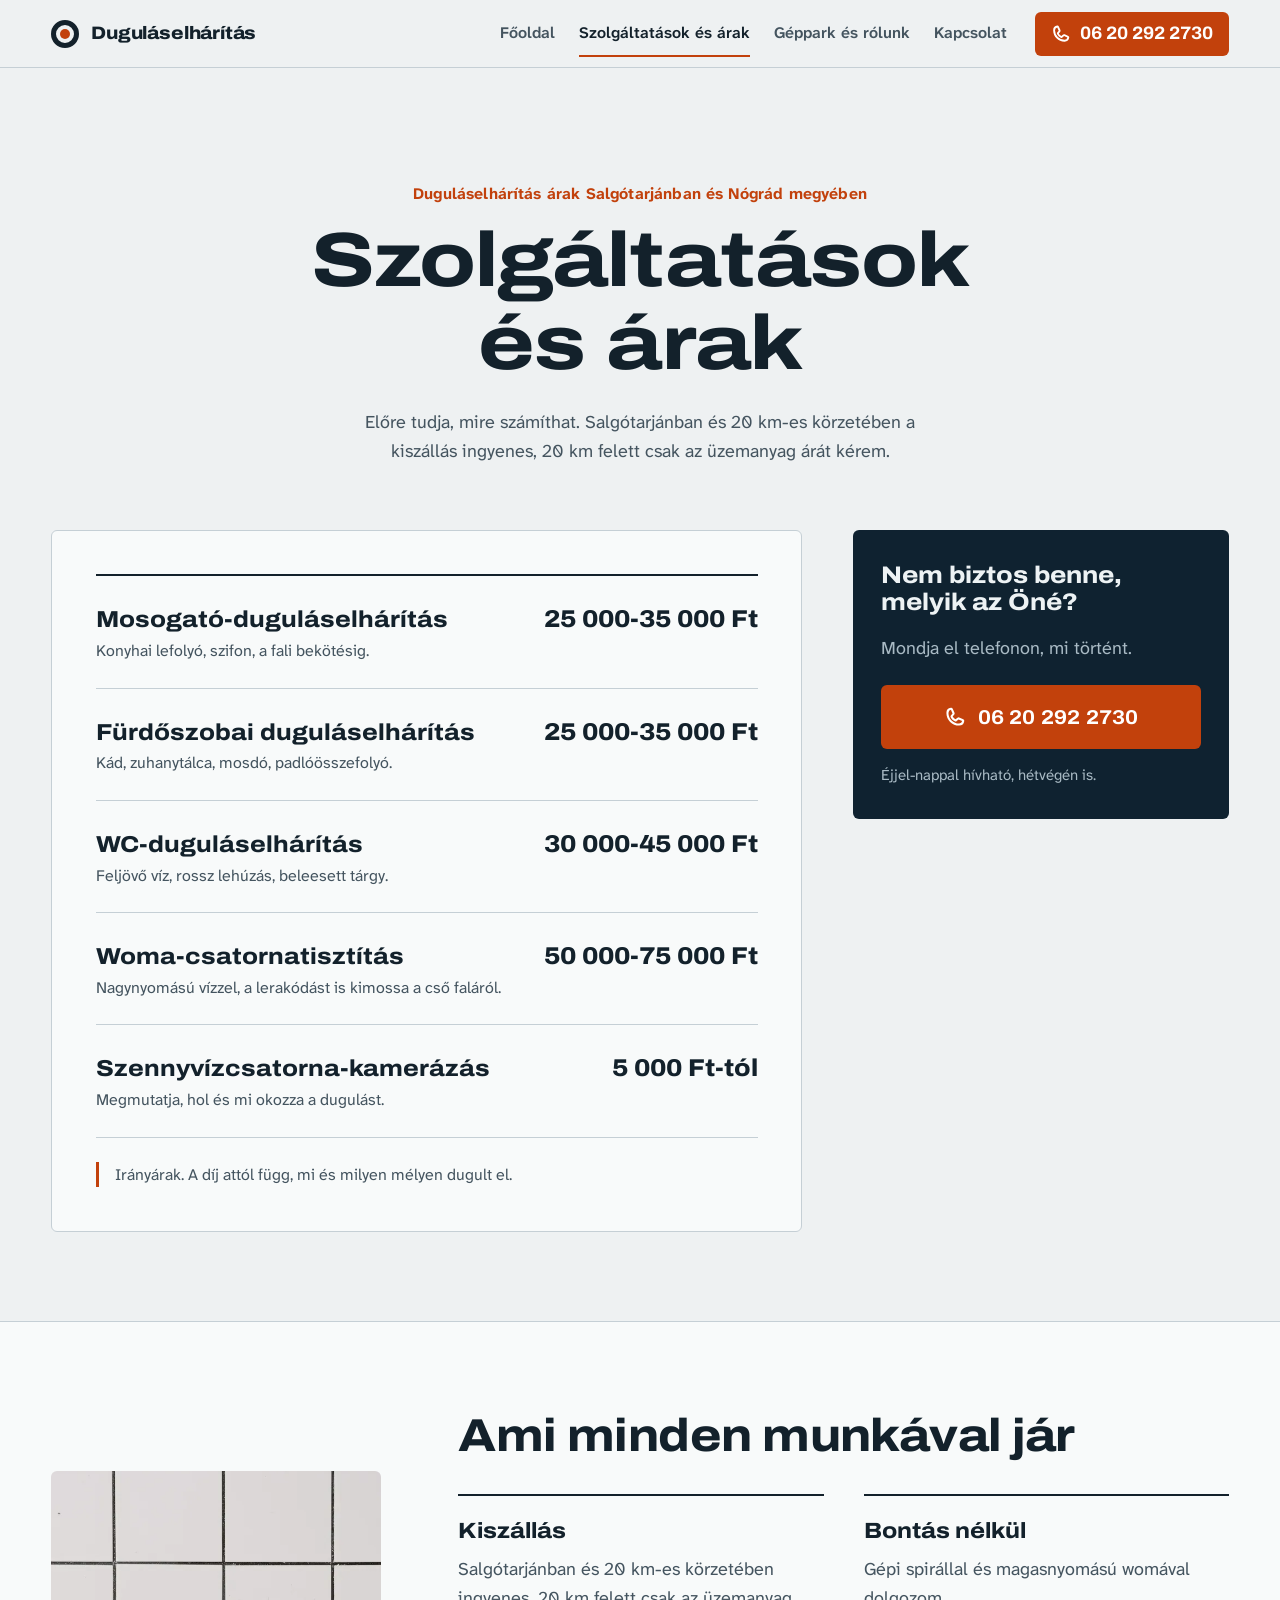
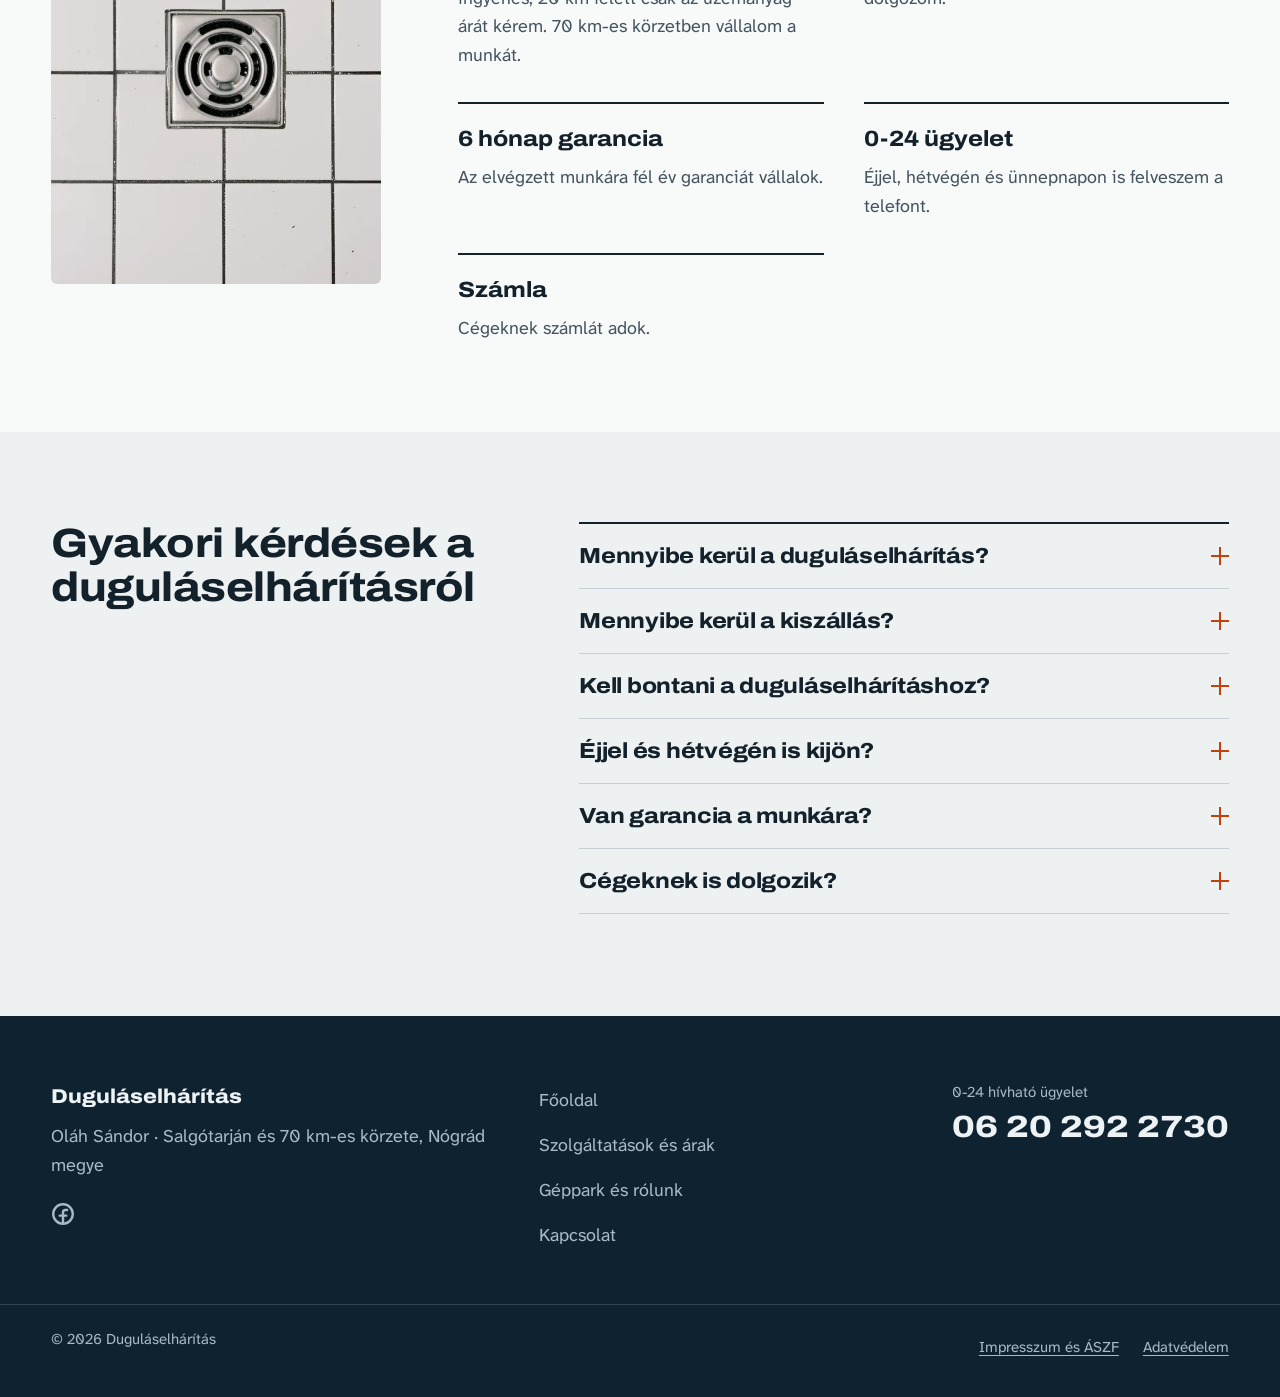
<file: arak.html>
<!doctype html>
<html lang="hu">
<head>
<meta charset="utf-8">
<meta name="viewport" content="width=device-width, initial-scale=1">
<title>Duguláselhárítás árak Salgótarján, Nógrád megye · Oláh Sándor</title>
<meta name="description" content="Duguláselhárítás árak Nógrád megyében: mosogató 25 000-35 000 Ft, WC 30 000-45 000 Ft, woma 50 000-75 000 Ft, 0-24.">
<link rel="canonical" href="https://dugulaselharitasnograd.hu/arak">
<meta name="theme-color" content="#13212B">
<meta property="og:type" content="website">
<meta property="og:locale" content="hu_HU">
<meta property="og:site_name" content="Duguláselhárítás">
<meta property="og:title" content="Duguláselhárítás árak Salgótarján, Nógrád megye · Oláh Sándor">
<meta property="og:description" content="Duguláselhárítás árak Nógrád megyében: mosogató 25 000-35 000 Ft, WC 30 000-45 000 Ft, woma 50 000-75 000 Ft, 0-24.">
<meta property="og:url" content="https://dugulaselharitasnograd.hu/arak">
<meta property="og:image" content="https://dugulaselharitasnograd.hu/media/og-cover.jpg">
<meta property="og:image:width" content="1200">
<meta property="og:image:height" content="630">
<meta property="og:image:alt" content="Oláh Sándor magasnyomású csatornatisztító gépe">
<meta name="twitter:card" content="summary_large_image">
<link rel="icon" href="favicon.svg" type="image/svg+xml">
<link rel="icon" href="favicon.ico" sizes="16x16 32x32">
<link rel="apple-touch-icon" href="apple-touch-icon.png">
<link rel="preload" href="fonts/archivo-latin.woff2" as="font" type="font/woff2">
<link rel="stylesheet" href="js/vendor/lenis.css">
<link rel="stylesheet" href="css/site.css?v=4">
<script>document.documentElement.classList.add('js')</script>
<script type="application/ld+json">{"@context":"https://schema.org","@graph":[{"@type":"Plumber","@id":"https://dugulaselharitasnograd.hu/#vallalkozas","name":"Duguláselhárítás","founder":{"@type":"Person","name":"Oláh Sándor"},"telephone":"+36202922730","url":"https://dugulaselharitasnograd.hu/","image":"https://dugulaselharitasnograd.hu/media/og-cover.jpg","logo":"https://dugulaselharitasnograd.hu/apple-touch-icon.png","address":{"@type":"PostalAddress","addressLocality":"Salgótarján","addressRegion":"Nógrád","addressCountry":"HU"},"geo":{"@type":"GeoCoordinates","latitude":48.09607,"longitude":19.80056},"areaServed":[{"@type":"City","name":"Salgótarján"},{"@type":"City","name":"Bátonyterenye"},{"@type":"City","name":"Pásztó"},{"@type":"City","name":"Szécsény"},{"@type":"City","name":"Balassagyarmat"},{"@type":"City","name":"Rétság"},{"@type":"AdministrativeArea","name":"Nógrád vármegye"},{"@type":"GeoCircle","geoMidpoint":{"@type":"GeoCoordinates","latitude":48.09607,"longitude":19.80056},"geoRadius":70000}],"sameAs":["https://www.facebook.com/profile.php?id=61581115711203"],"openingHoursSpecification":{"@type":"OpeningHoursSpecification","dayOfWeek":["Monday","Tuesday","Wednesday","Thursday","Friday","Saturday","Sunday"],"opens":"00:00","closes":"23:59"},"priceRange":"5 000-75 000 Ft","currenciesAccepted":"HUF","hasOfferCatalog":{"@type":"OfferCatalog","name":"Duguláselhárítás és csatornatisztítás","itemListElement":[{"@type":"Offer","itemOffered":{"@type":"Service","@id":"https://dugulaselharitasnograd.hu/#szolg-mosogato","name":"Mosogató-duguláselhárítás","description":"Konyhai lefolyó, szifon, a fali bekötésig."},"priceSpecification":{"@type":"PriceSpecification","priceCurrency":"HUF","minPrice":25000,"maxPrice":35000}},{"@type":"Offer","itemOffered":{"@type":"Service","@id":"https://dugulaselharitasnograd.hu/#szolg-furdo","name":"Fürdőszobai duguláselhárítás","description":"Kád, zuhanytálca, mosdó, padlóösszefolyó."},"priceSpecification":{"@type":"PriceSpecification","priceCurrency":"HUF","minPrice":25000,"maxPrice":35000}},{"@type":"Offer","itemOffered":{"@type":"Service","@id":"https://dugulaselharitasnograd.hu/#szolg-wc","name":"WC-duguláselhárítás","description":"Feljövő víz, rossz lehúzás, beleesett tárgy."},"priceSpecification":{"@type":"PriceSpecification","priceCurrency":"HUF","minPrice":30000,"maxPrice":45000}},{"@type":"Offer","itemOffered":{"@type":"Service","@id":"https://dugulaselharitasnograd.hu/#szolg-woma","name":"Woma-csatornatisztítás","description":"Nagynyomású vízzel, a lerakódást is kimossa a cső faláról."},"priceSpecification":{"@type":"PriceSpecification","priceCurrency":"HUF","minPrice":50000,"maxPrice":75000}},{"@type":"Offer","itemOffered":{"@type":"Service","@id":"https://dugulaselharitasnograd.hu/#szolg-kamera","name":"Szennyvízcsatorna-kamerázás","description":"Megmutatja, hol és mi okozza a dugulást."},"priceSpecification":{"@type":"PriceSpecification","priceCurrency":"HUF","minPrice":5000}}]}},{"@type":"WebSite","@id":"https://dugulaselharitasnograd.hu/#website","url":"https://dugulaselharitasnograd.hu/","name":"Duguláselhárítás","inLanguage":"hu","publisher":{"@id":"https://dugulaselharitasnograd.hu/#vallalkozas"}},{"@type":"WebPage","@id":"https://dugulaselharitasnograd.hu/arak#webpage","url":"https://dugulaselharitasnograd.hu/arak","name":"Duguláselhárítás árak Salgótarján, Nógrád megye · Oláh Sándor","inLanguage":"hu","isPartOf":{"@id":"https://dugulaselharitasnograd.hu/#website"},"about":{"@id":"https://dugulaselharitasnograd.hu/#vallalkozas"},"breadcrumb":{"@id":"https://dugulaselharitasnograd.hu/arak#breadcrumb"}},{"@type":"BreadcrumbList","@id":"https://dugulaselharitasnograd.hu/arak#breadcrumb","itemListElement":[{"@type":"ListItem","position":1,"name":"Főoldal","item":"https://dugulaselharitasnograd.hu/"},{"@type":"ListItem","position":2,"name":"Szolgáltatások és árak","item":"https://dugulaselharitasnograd.hu/arak"}]},{"@type":"FAQPage","@id":"https://dugulaselharitasnograd.hu/arak#gyik","mainEntity":[{"@type":"Question","name":"Mennyibe kerül a duguláselhárítás?","acceptedAnswer":{"@type":"Answer","text":"Irányárak: mosogató 25 000-35 000 Ft, fürdőszoba 25 000-35 000 Ft, WC 30 000-45 000 Ft, woma-csatornatisztítás 50 000-75 000 Ft, csatornakamerázás 5 000 Ft-tól. A díj attól függ, mi és milyen mélyen dugult el."}},{"@type":"Question","name":"Mennyibe kerül a kiszállás?","acceptedAnswer":{"@type":"Answer","text":"Salgótarjánban és 20 km-es körzetében a kiszállás ingyenes, 20 km felett csak az üzemanyag árát kérem. Salgótarján 70 km-es körzetében vállalom a munkát."}},{"@type":"Question","name":"Kell bontani a duguláselhárításhoz?","acceptedAnswer":{"@type":"Answer","text":"Nem. Bontás nélkül dolgozom, gépi spirállal és magasnyomású womával."}},{"@type":"Question","name":"Éjjel és hétvégén is kijön?","acceptedAnswer":{"@type":"Answer","text":"Igen, 0-24 hívható vagyok, éjjel, hétvégén és ünnepnapon is: 06 20 292 2730. Akár egy órán belül a helyszínen vagyok."}},{"@type":"Question","name":"Van garancia a munkára?","acceptedAnswer":{"@type":"Answer","text":"Igen, az elvégzett munkára 6 hónap garanciát vállalok."}},{"@type":"Question","name":"Cégeknek is dolgozik?","acceptedAnswer":{"@type":"Answer","text":"Igen, cégeknek és intézményeknek is dolgozom, számlát adok."}}]}]}</script>
</head>
<body class="page-arak">
<a class="skip" href="#tartalom">Ugrás a tartalomra</a>
<header class="site-head">
  <div class="wrap site-head__in">
    <a class="brand" href="index.html" aria-label="Duguláselhárítás, főoldal">
      <span class="brand__mark" aria-hidden="true"></span>
      <span class="brand__name">Duguláselhárítás</span>
    </a>
    <nav class="nav" id="fomenu" aria-label="Főmenü">
      <ul><li><a href="index.html">Főoldal</a></li><li><a href="arak.html" aria-current="page">Szolgáltatások és árak</a></li><li><a href="rolunk.html">Géppark és rólunk</a></li><li><a href="kapcsolat.html">Kapcsolat</a></li></ul>
      <a class="nav__tel" href="tel:+36202922730"><svg class="ico" viewBox="0 0 256 256" aria-hidden="true" focusable="false"><path fill="currentColor" d="M224,154.8l-47.09-21.11-.18-.08a19.94,19.94,0,0,0-19,1.75,13.08,13.08,0,0,0-1.12.84l-22.31,19c-13-7.05-26.43-20.37-33.49-33.21l19.06-22.66a11.76,11.76,0,0,0,.85-1.15,20,20,0,0,0,1.66-18.83,1.42,1.42,0,0,1-.08-.18L101.2,32A20.06,20.06,0,0,0,80.42,20.15,60.27,60.27,0,0,0,28,80c0,81.61,66.39,148,148,148a60.27,60.27,0,0,0,59.85-52.42A20.06,20.06,0,0,0,224,154.8ZM176,204A124.15,124.15,0,0,1,52,80,36.29,36.29,0,0,1,80.48,44.46l18.82,42L80.14,109.28a12,12,0,0,0-.86,1.16A20,20,0,0,0,78,130.08c9.42,19.28,28.83,38.56,48.31,48A20,20,0,0,0,146,176.63a11.63,11.63,0,0,0,1.11-.85l22.43-19.07,42,18.81A36.29,36.29,0,0,1,176,204Z"/></svg><span>06 20 292 2730</span></a>
    </nav>
    <button class="menu-btn" type="button" aria-expanded="false" aria-controls="fomenu">
      <span class="menu-btn__open"><svg class="ico" viewBox="0 0 256 256" aria-hidden="true" focusable="false"><path fill="currentColor" d="M228,128a12,12,0,0,1-12,12H40a12,12,0,0,1,0-24H216A12,12,0,0,1,228,128ZM40,76H216a12,12,0,0,0,0-24H40a12,12,0,0,0,0,24ZM216,180H40a12,12,0,0,0,0,24H216a12,12,0,0,0,0-24Z"/></svg><span class="sr">Menü megnyitása</span></span>
      <span class="menu-btn__close"><svg class="ico" viewBox="0 0 256 256" aria-hidden="true" focusable="false"><path fill="currentColor" d="M208.49,191.51a12,12,0,0,1-17,17L128,145,64.49,208.49a12,12,0,0,1-17-17L111,128,47.51,64.49a12,12,0,0,1,17-17L128,111l63.51-63.52a12,12,0,0,1,17,17L145,128Z"/></svg><span class="sr">Menü bezárása</span></span>
    </button>
  </div>
</header>
<main id="tartalom">
<section class="phead" aria-labelledby="arak-cim">
  <div class="wrap phead__in">
    <h1 id="arak-cim"><span class="kicker">Duguláselhárítás árak Salgótarjánban és Nógrád megyében</span>Szolgáltatások és árak</h1>
    <p class="phead__lead">Előre tudja, mire számíthat. Salgótarjánban és 20 km-es körzetében a kiszállás ingyenes, 20 km felett csak az üzemanyag árát kérem.</p>
  </div>
</section>

<section class="sheet" aria-label="Árlista">
  <div class="wrap sheet__grid">
    <div class="sheet__main">
      <table class="prices">
        <caption class="sr">Duguláselhárítás árai forintban</caption>
        <thead class="sr">
          <tr><th scope="col">Szolgáltatás</th><th scope="col">Ár</th></tr>
        </thead>
        <tbody>
          <tr data-reveal>
            <th scope="row"><span class="prices__name">Mosogató-duguláselhárítás</span><span class="prices__desc">Konyhai lefolyó, szifon, a fali bekötésig.</span></th>
            <td class="prices__val">25&nbsp;000-35&nbsp;000&nbsp;Ft</td>
          </tr>
          <tr data-reveal>
            <th scope="row"><span class="prices__name">Fürdőszobai duguláselhárítás</span><span class="prices__desc">Kád, zuhanytálca, mosdó, padlóösszefolyó.</span></th>
            <td class="prices__val">25&nbsp;000-35&nbsp;000&nbsp;Ft</td>
          </tr>
          <tr data-reveal>
            <th scope="row"><span class="prices__name">WC-duguláselhárítás</span><span class="prices__desc">Feljövő víz, rossz lehúzás, beleesett tárgy.</span></th>
            <td class="prices__val">30&nbsp;000-45&nbsp;000&nbsp;Ft</td>
          </tr>
          <tr data-reveal>
            <th scope="row"><span class="prices__name">Woma-csatornatisztítás</span><span class="prices__desc">Nagynyomású vízzel, a lerakódást is kimossa a cső faláról.</span></th>
            <td class="prices__val">50&nbsp;000-75&nbsp;000&nbsp;Ft</td>
          </tr>
          <tr data-reveal>
            <th scope="row"><span class="prices__name">Szennyvízcsatorna-kamerázás</span><span class="prices__desc">Megmutatja, hol és mi okozza a dugulást.</span></th>
            <td class="prices__val">5&nbsp;000&nbsp;Ft-tól</td>
          </tr>
        </tbody>
      </table>
      <p class="sheet__note">Irányárak. A díj attól függ, mi és milyen mélyen dugult el.</p>
    </div>
    <div class="sheet__aside">
      <div class="callcard">
        <p class="callcard__title">Nem biztos benne, melyik az Öné?</p>
        <p>Mondja el telefonon, mi történt.</p>
        <a class="btn btn--accent btn--block" href="tel:+36202922730"><svg class="ico" viewBox="0 0 256 256" aria-hidden="true" focusable="false"><path fill="currentColor" d="M224,154.8l-47.09-21.11-.18-.08a19.94,19.94,0,0,0-19,1.75,13.08,13.08,0,0,0-1.12.84l-22.31,19c-13-7.05-26.43-20.37-33.49-33.21l19.06-22.66a11.76,11.76,0,0,0,.85-1.15,20,20,0,0,0,1.66-18.83,1.42,1.42,0,0,1-.08-.18L101.2,32A20.06,20.06,0,0,0,80.42,20.15,60.27,60.27,0,0,0,28,80c0,81.61,66.39,148,148,148a60.27,60.27,0,0,0,59.85-52.42A20.06,20.06,0,0,0,224,154.8ZM176,204A124.15,124.15,0,0,1,52,80,36.29,36.29,0,0,1,80.48,44.46l18.82,42L80.14,109.28a12,12,0,0,0-.86,1.16A20,20,0,0,0,78,130.08c9.42,19.28,28.83,38.56,48.31,48A20,20,0,0,0,146,176.63a11.63,11.63,0,0,0,1.11-.85l22.43-19.07,42,18.81A36.29,36.29,0,0,1,176,204Z"/></svg><span>06 20 292 2730</span></a>
        <p class="callcard__small">Éjjel-nappal hívható, hétvégén is.</p>
      </div>
    </div>
  </div>
</section>

<section class="included" aria-labelledby="benne-cim">
  <div class="wrap included__grid">
    <figure class="included__fig" data-reveal>
      <img class="included__img" src="media/zuhany-1000.webp" srcset="media/zuhany-600.webp 600w, media/zuhany-1000.webp 1000w, media/zuhany-1500.webp 1500w" sizes="(max-width: 899px) 92vw, 34vw" width="1500" height="2248" alt="Tiszta zuhanyzó-padlóösszefolyó fehér csempében, felülről" loading="lazy" decoding="async">
    </figure>
    <div class="included__body">
      <h2 id="benne-cim" data-reveal>Ami minden munkával jár</h2>
      <dl class="included__list" data-reveal>
        <div><dt>Kiszállás</dt><dd>Salgótarjánban és 20 km-es körzetében ingyenes, 20 km felett csak az üzemanyag árát kérem. 70 km-es körzetben vállalom a munkát.</dd></div>
        <div><dt>Bontás nélkül</dt><dd>Gépi spirállal és magasnyomású womával dolgozom.</dd></div>
        <div><dt>6 hónap garancia</dt><dd>Az elvégzett munkára fél év garanciát vállalok.</dd></div>
        <div><dt>0-24 ügyelet</dt><dd>Éjjel, hétvégén és ünnepnapon is felveszem a telefont.</dd></div>
        <div><dt>Számla</dt><dd>Cégeknek számlát adok.</dd></div>
      </dl>
    </div>
  </div>
</section>

<section class="faq" aria-labelledby="gyik-cim">
  <div class="wrap faq__grid">
    <h2 id="gyik-cim" class="faq__title" data-reveal>Gyakori kérdések a duguláselhárításról</h2>
    <div class="faq__list" data-reveal>
      <details class="faq__item">
        <summary><h3 class="faq__q">Mennyibe kerül a duguláselhárítás?</h3><span class="faq__ico" aria-hidden="true"></span></summary>
        <p>Irányárak: mosogató 25 000-35 000 Ft, fürdőszoba 25 000-35 000 Ft, WC 30 000-45 000 Ft, woma-csatornatisztítás 50 000-75 000 Ft, csatornakamerázás 5 000 Ft-tól. A díj attól függ, mi és milyen mélyen dugult el.</p>
      </details>
      <details class="faq__item">
        <summary><h3 class="faq__q">Mennyibe kerül a kiszállás?</h3><span class="faq__ico" aria-hidden="true"></span></summary>
        <p>Salgótarjánban és 20 km-es körzetében a kiszállás ingyenes, 20 km felett csak az üzemanyag árát kérem. Salgótarján 70 km-es körzetében vállalom a munkát.</p>
      </details>
      <details class="faq__item">
        <summary><h3 class="faq__q">Kell bontani a duguláselhárításhoz?</h3><span class="faq__ico" aria-hidden="true"></span></summary>
        <p>Nem. Bontás nélkül dolgozom, gépi spirállal és magasnyomású womával. <a href="rolunk.html">A gépeimről itt olvashat.</a></p>
      </details>
      <details class="faq__item">
        <summary><h3 class="faq__q">Éjjel és hétvégén is kijön?</h3><span class="faq__ico" aria-hidden="true"></span></summary>
        <p>Igen, 0-24 hívható vagyok, éjjel, hétvégén és ünnepnapon is: <a href="tel:+36202922730">06 20 292 2730</a>. Akár egy órán belül a helyszínen vagyok.</p>
      </details>
      <details class="faq__item">
        <summary><h3 class="faq__q">Van garancia a munkára?</h3><span class="faq__ico" aria-hidden="true"></span></summary>
        <p>Igen, az elvégzett munkára 6 hónap garanciát vállalok.</p>
      </details>
      <details class="faq__item">
        <summary><h3 class="faq__q">Cégeknek is dolgozik?</h3><span class="faq__ico" aria-hidden="true"></span></summary>
        <p>Igen, cégeknek és intézményeknek is dolgozom, számlát adok.</p>
      </details>
    </div>
  </div>
</section>
</main>
<footer class="site-foot">
  <div class="wrap site-foot__in">
    <div class="site-foot__brand">
      <p class="site-foot__name">Duguláselhárítás</p>
      <p>Oláh Sándor · Salgótarján és 70 km-es körzete, Nógrád megye</p>
      <a class="site-foot__fb" href="https://www.facebook.com/profile.php?id=61581115711203" target="_blank" rel="noopener" aria-label="Facebook"><svg class="ico" viewBox="0 0 256 256" aria-hidden="true" focusable="false"><path fill="currentColor" d="M128,20A108,108,0,1,0,236,128,108.12,108.12,0,0,0,128,20Zm12,191.13V156h20a12,12,0,0,0,0-24H140V112a12,12,0,0,1,12-12h16a12,12,0,0,0,0-24H152a36,36,0,0,0-36,36v20H96a12,12,0,0,0,0,24h20v55.13a84,84,0,1,1,24,0Z"/></svg></a>
    </div>
    <ul class="site-foot__nav"><li><a href="index.html">Főoldal</a></li><li><a href="arak.html">Szolgáltatások és árak</a></li><li><a href="rolunk.html">Géppark és rólunk</a></li><li><a href="kapcsolat.html">Kapcsolat</a></li></ul>
    <div class="site-foot__call"><span>0-24 hívható ügyelet</span><a class="site-foot__tel" href="tel:+36202922730">06 20 292 2730</a></div>
  </div>
  <div class="wrap site-foot__base"><p>© 2026 Duguláselhárítás</p><ul class="site-foot__legal" aria-label="Jogi tudnivalók"><li><a href="aszf.html#impresszum">Impresszum és ÁSZF</a></li><li><a href="adatvedelem.html">Adatvédelem</a></li></ul></div>
</footer>
<nav class="callbar-wrap" aria-label="Gyors hívás"><a class="callbar" href="tel:+36202922730"><svg class="ico" viewBox="0 0 256 256" aria-hidden="true" focusable="false"><path fill="currentColor" d="M224,154.8l-47.09-21.11-.18-.08a19.94,19.94,0,0,0-19,1.75,13.08,13.08,0,0,0-1.12.84l-22.31,19c-13-7.05-26.43-20.37-33.49-33.21l19.06-22.66a11.76,11.76,0,0,0,.85-1.15,20,20,0,0,0,1.66-18.83,1.42,1.42,0,0,1-.08-.18L101.2,32A20.06,20.06,0,0,0,80.42,20.15,60.27,60.27,0,0,0,28,80c0,81.61,66.39,148,148,148a60.27,60.27,0,0,0,59.85-52.42A20.06,20.06,0,0,0,224,154.8ZM176,204A124.15,124.15,0,0,1,52,80,36.29,36.29,0,0,1,80.48,44.46l18.82,42L80.14,109.28a12,12,0,0,0-.86,1.16A20,20,0,0,0,78,130.08c9.42,19.28,28.83,38.56,48.31,48A20,20,0,0,0,146,176.63a11.63,11.63,0,0,0,1.11-.85l22.43-19.07,42,18.81A36.29,36.29,0,0,1,176,204Z"/></svg><span>Hívás</span><span class="callbar__num">06 20 292 2730</span></a></nav>
<script src="js/vendor/gsap.min.js" defer></script>
<script src="js/vendor/ScrollTrigger.min.js" defer></script>
<script src="js/vendor/lenis.min.js" defer></script>
<script src="js/site.js?v=2" defer></script>
</body>
</html>
</file>
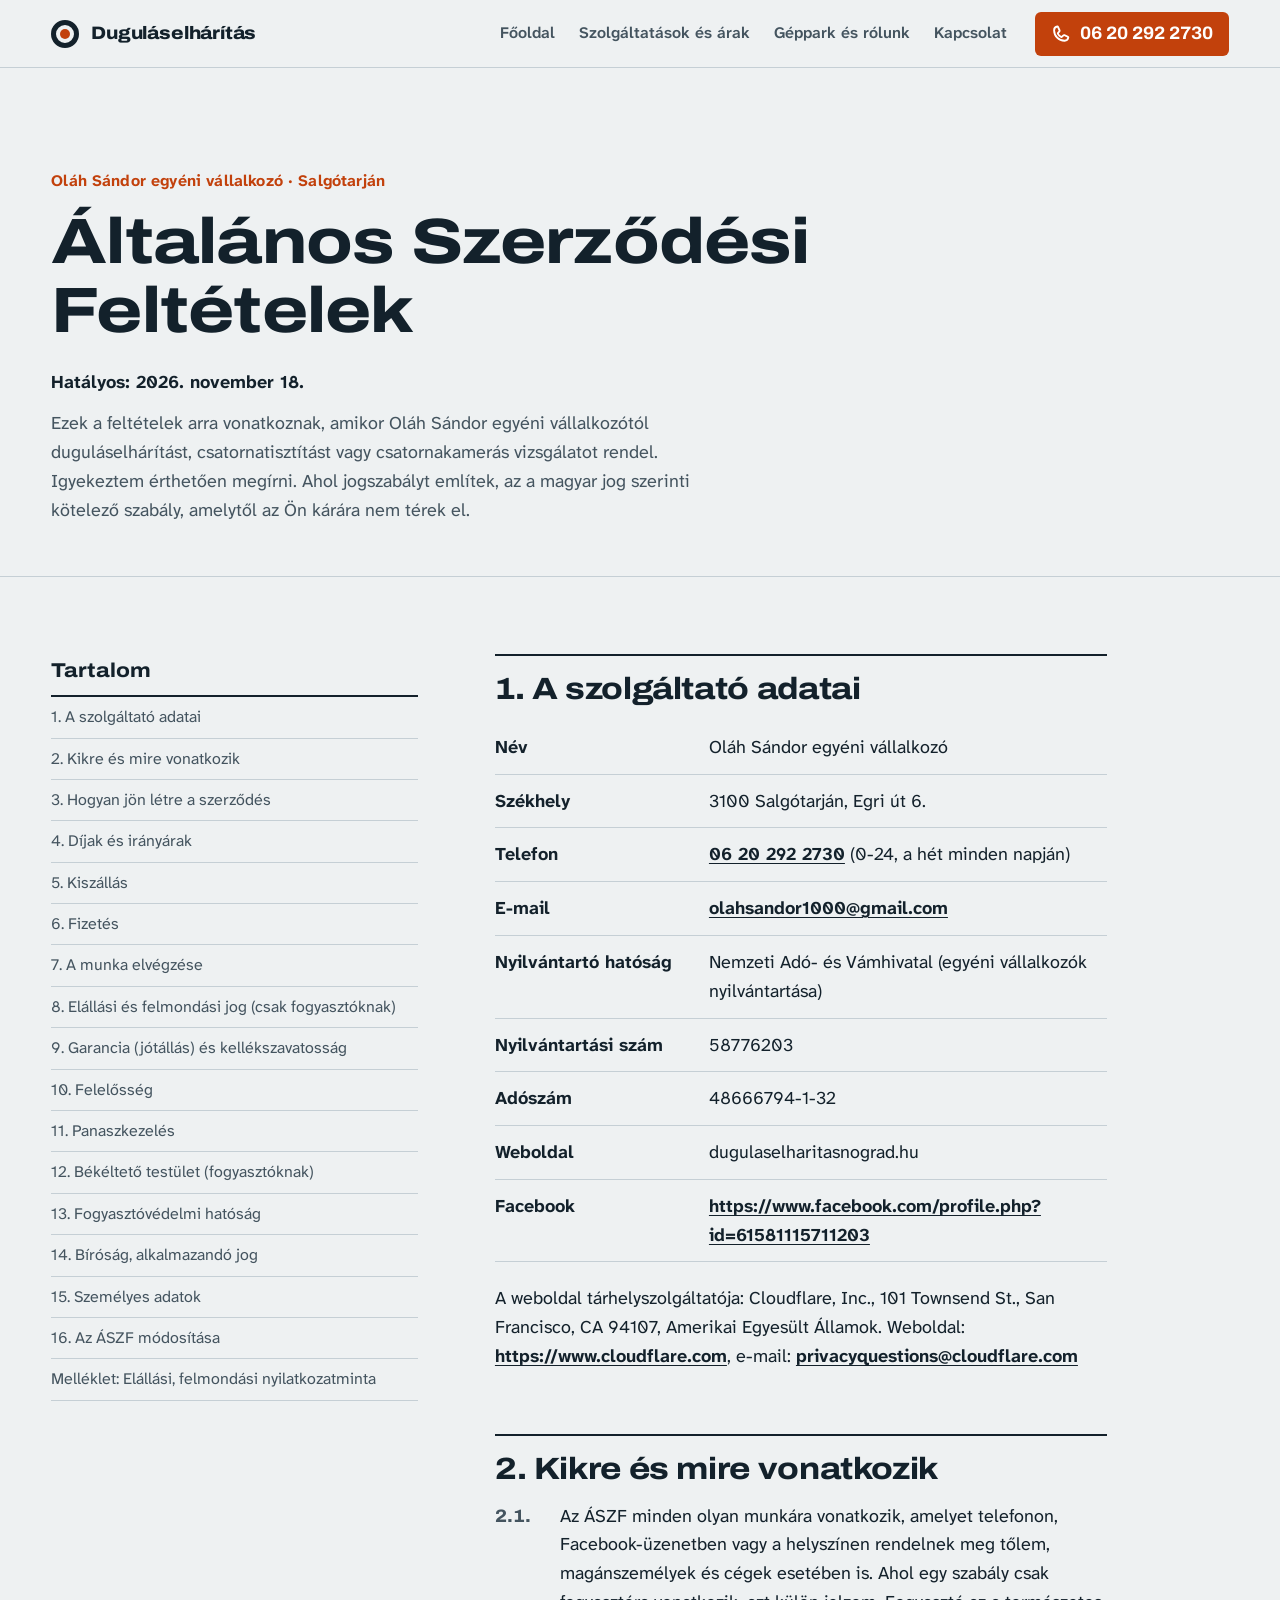
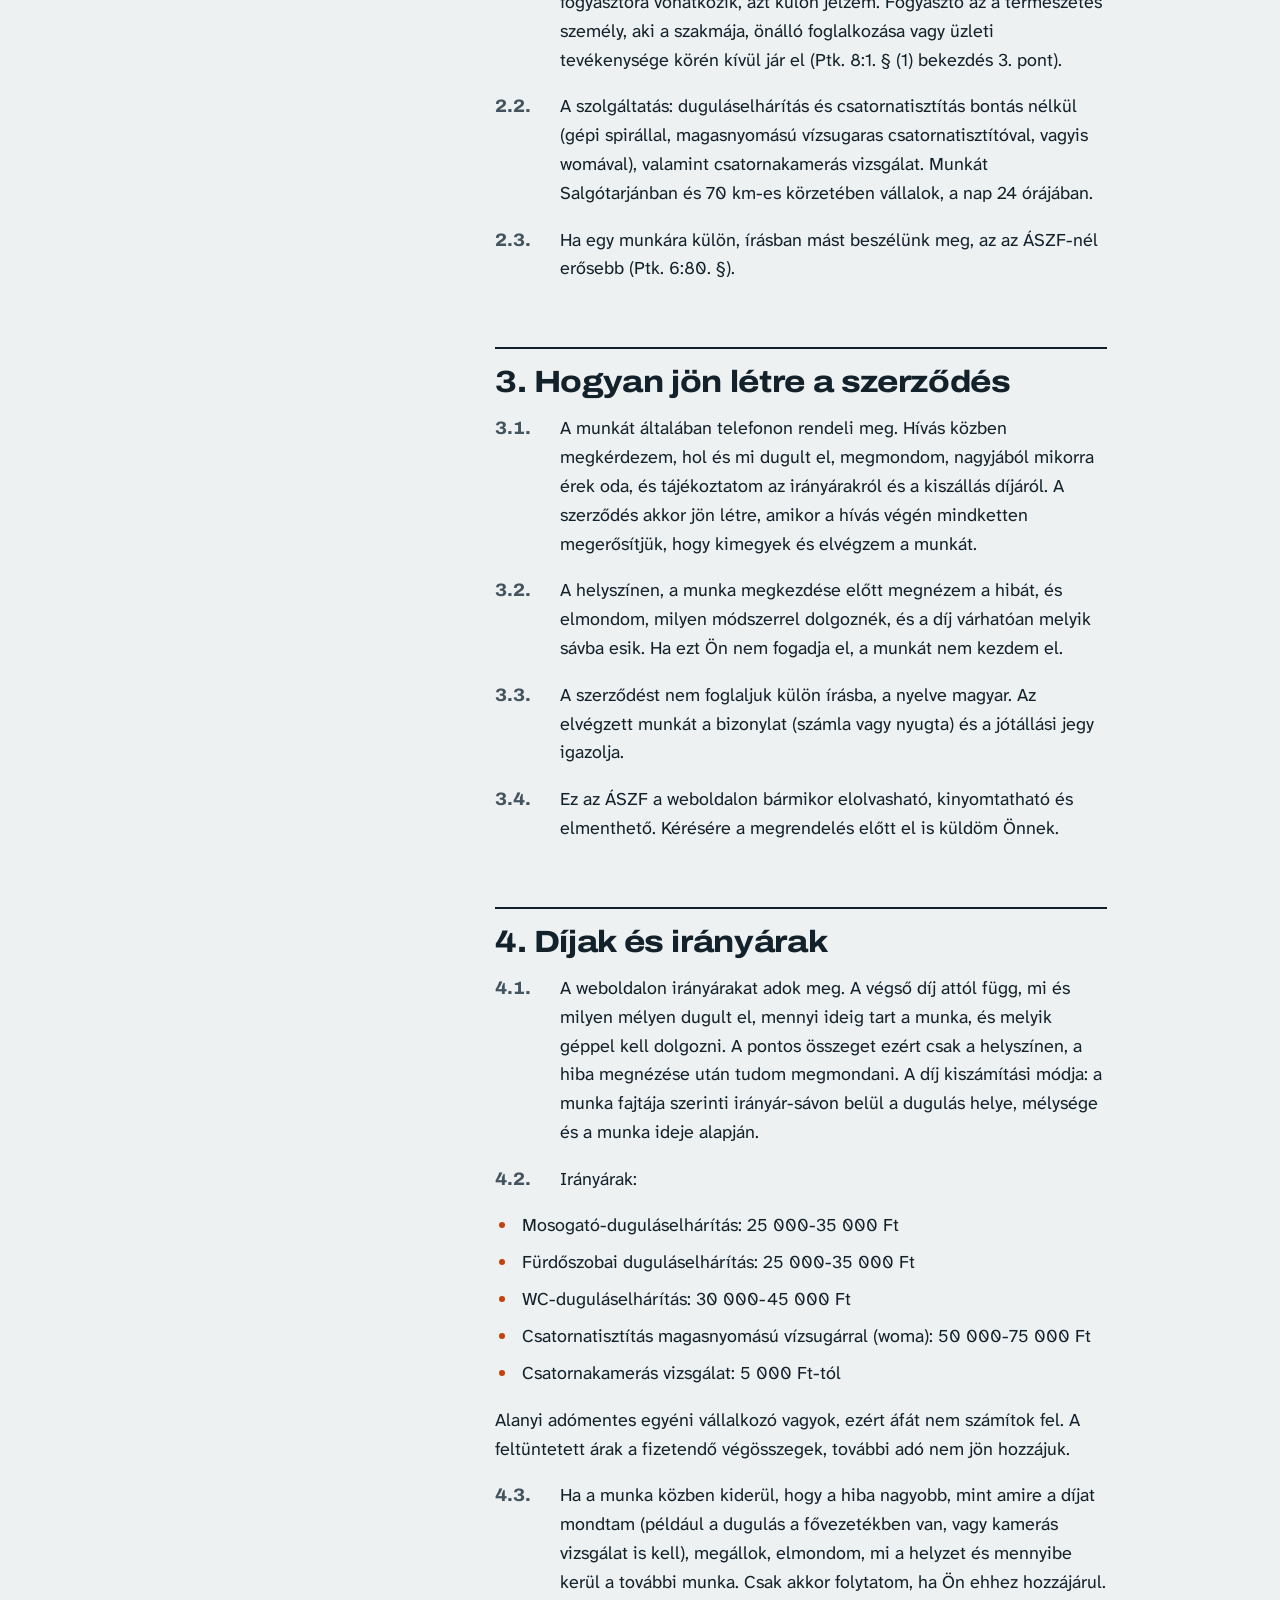
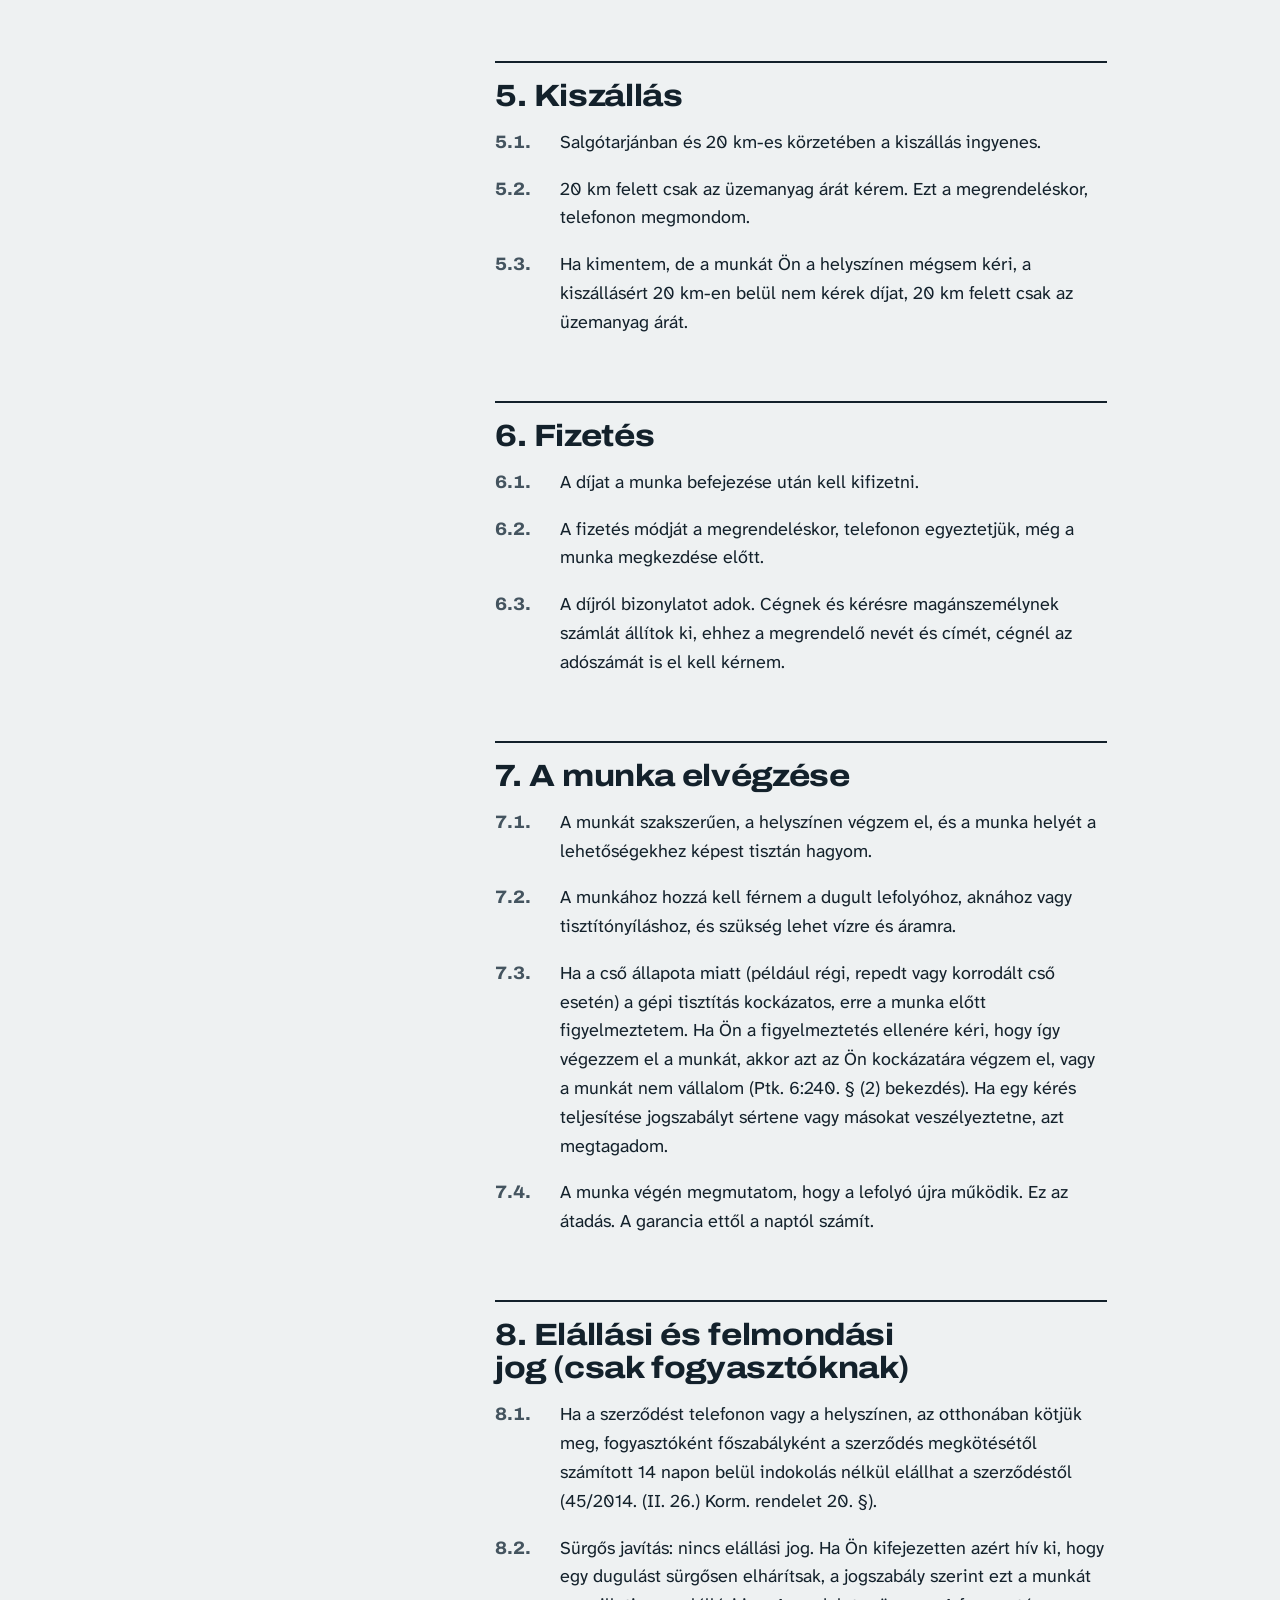
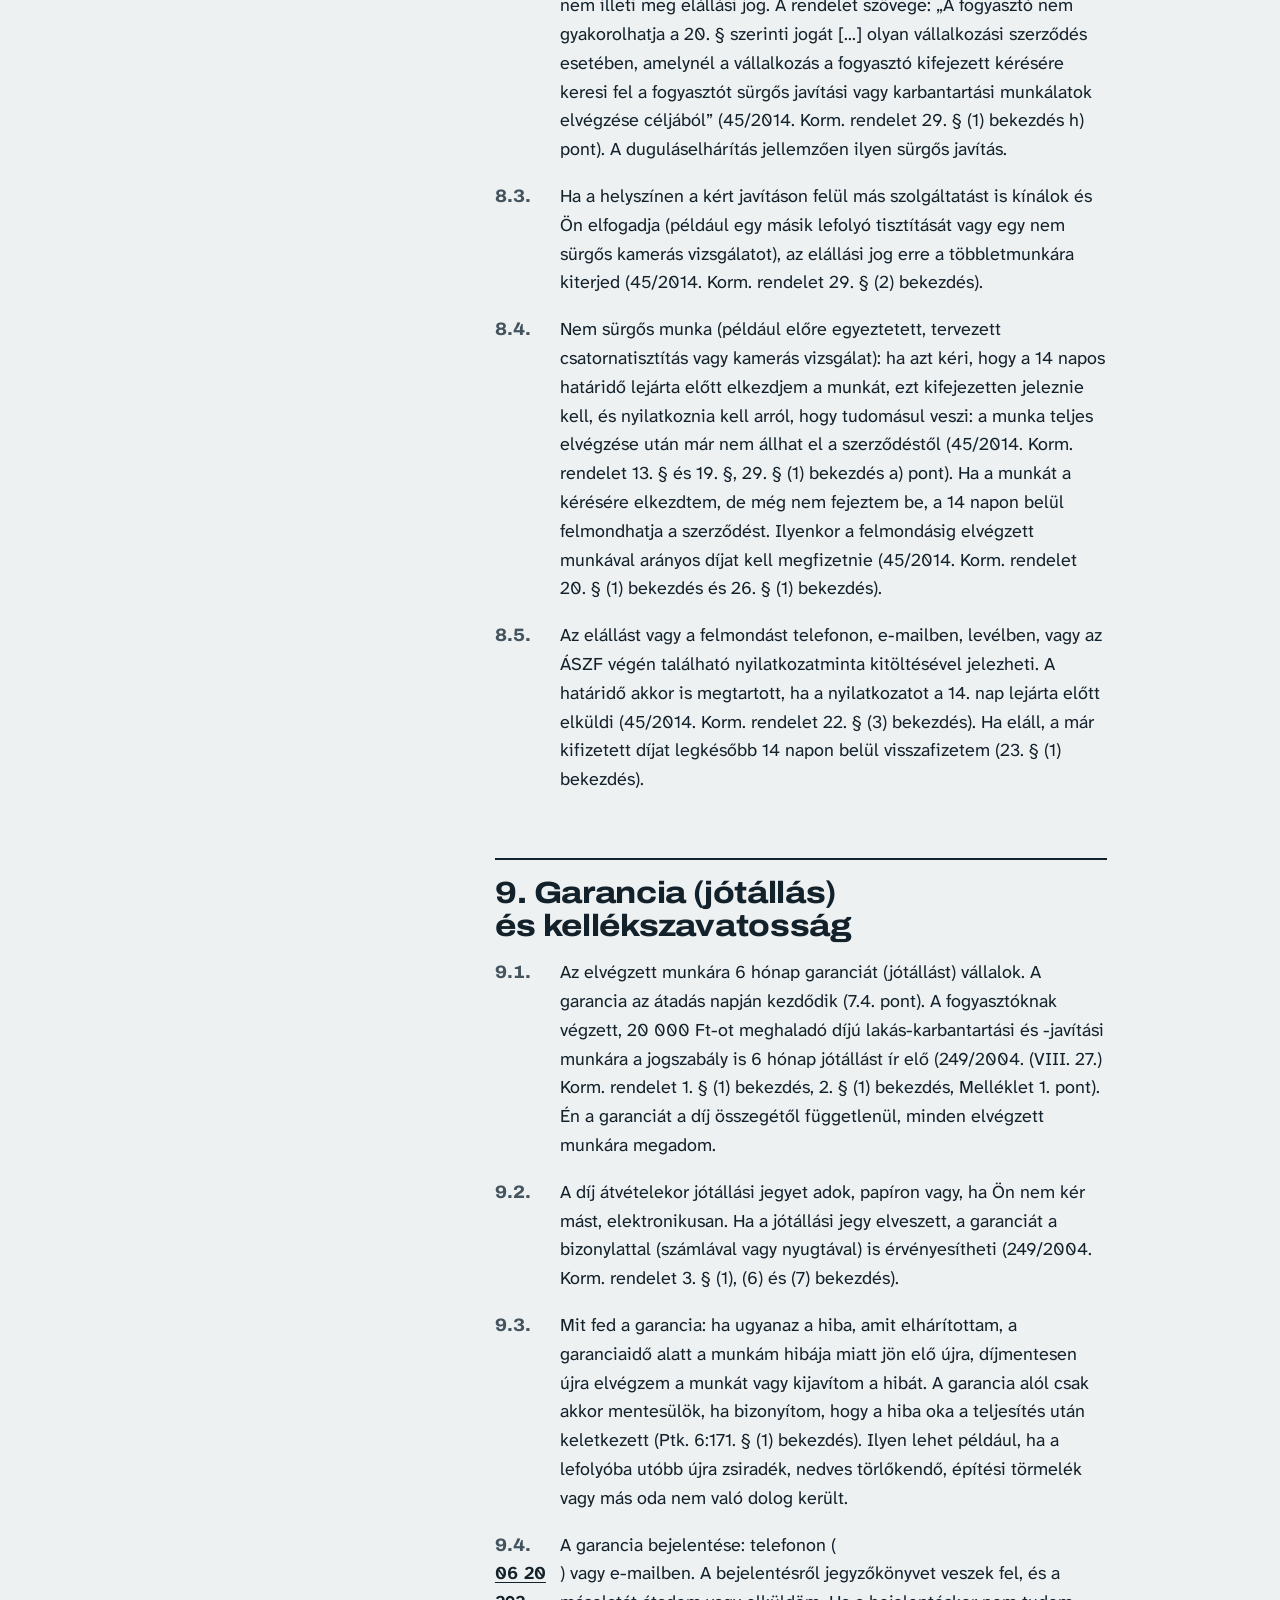
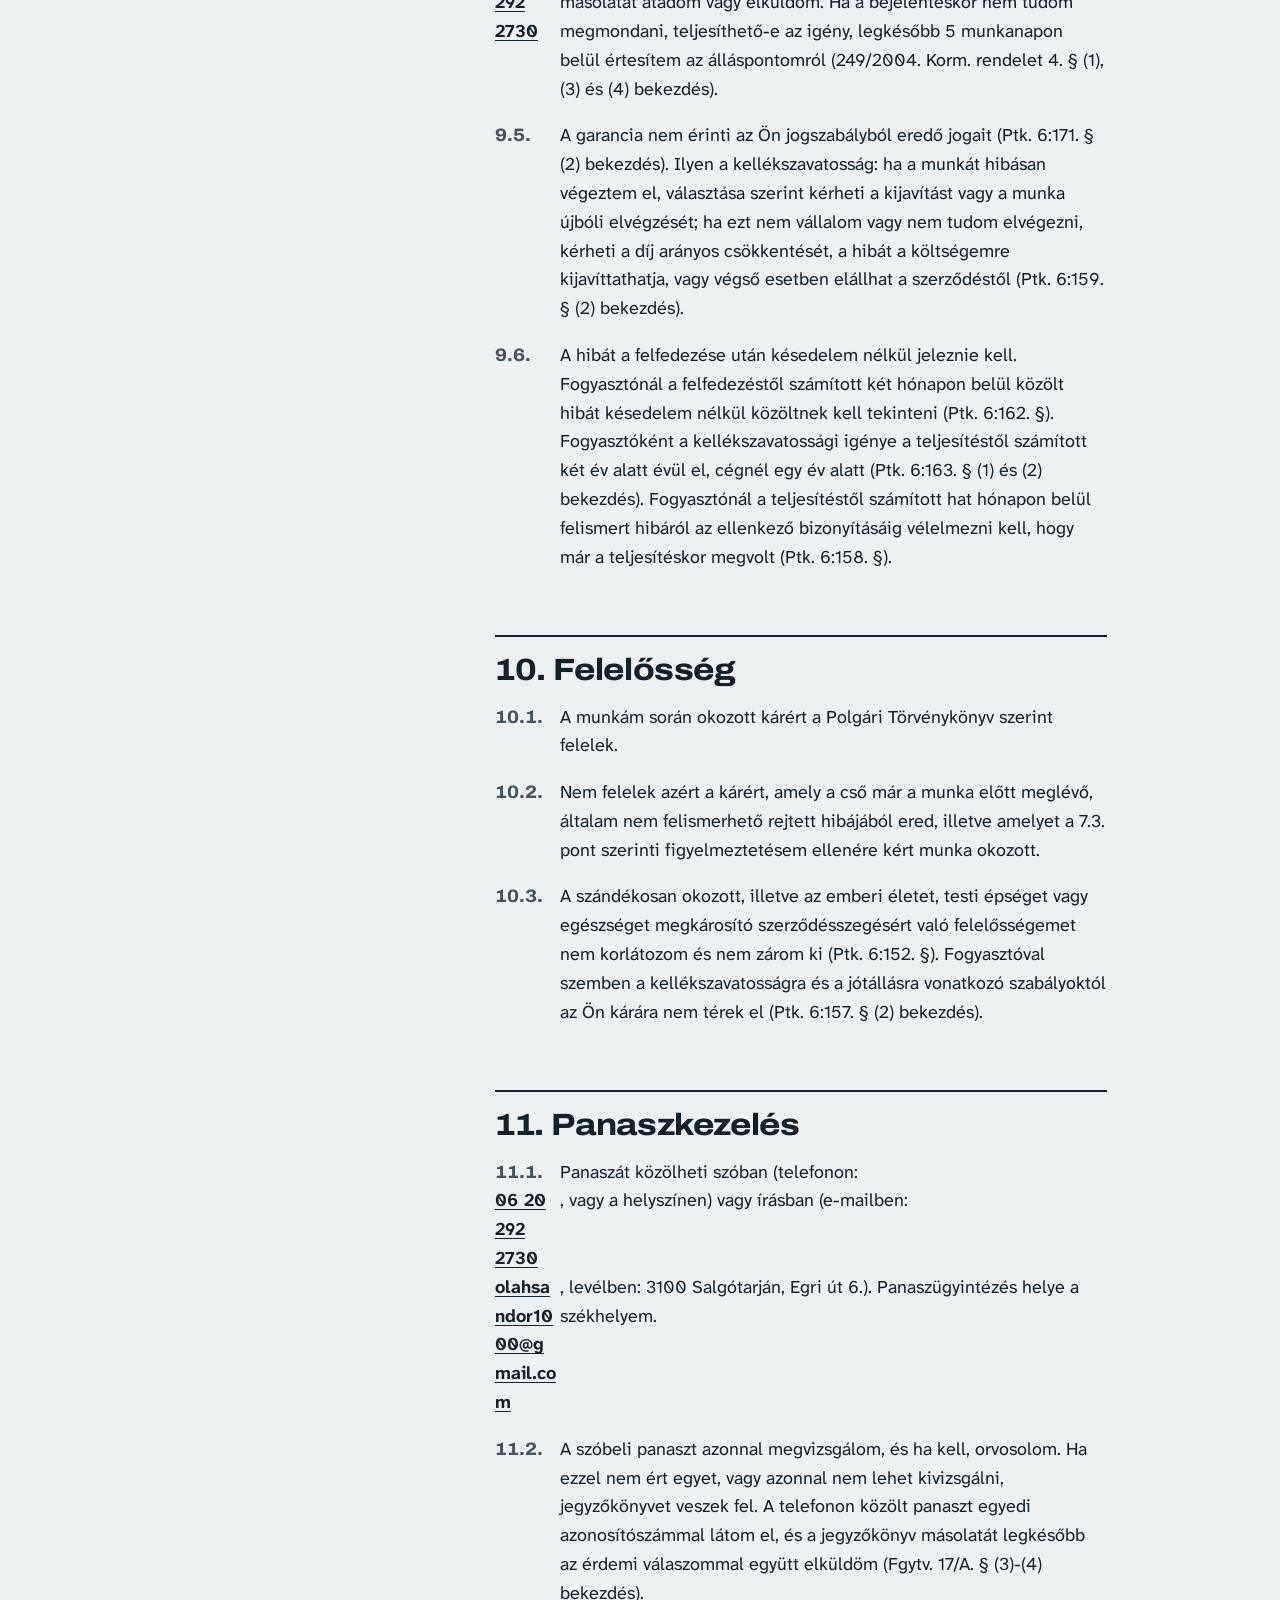
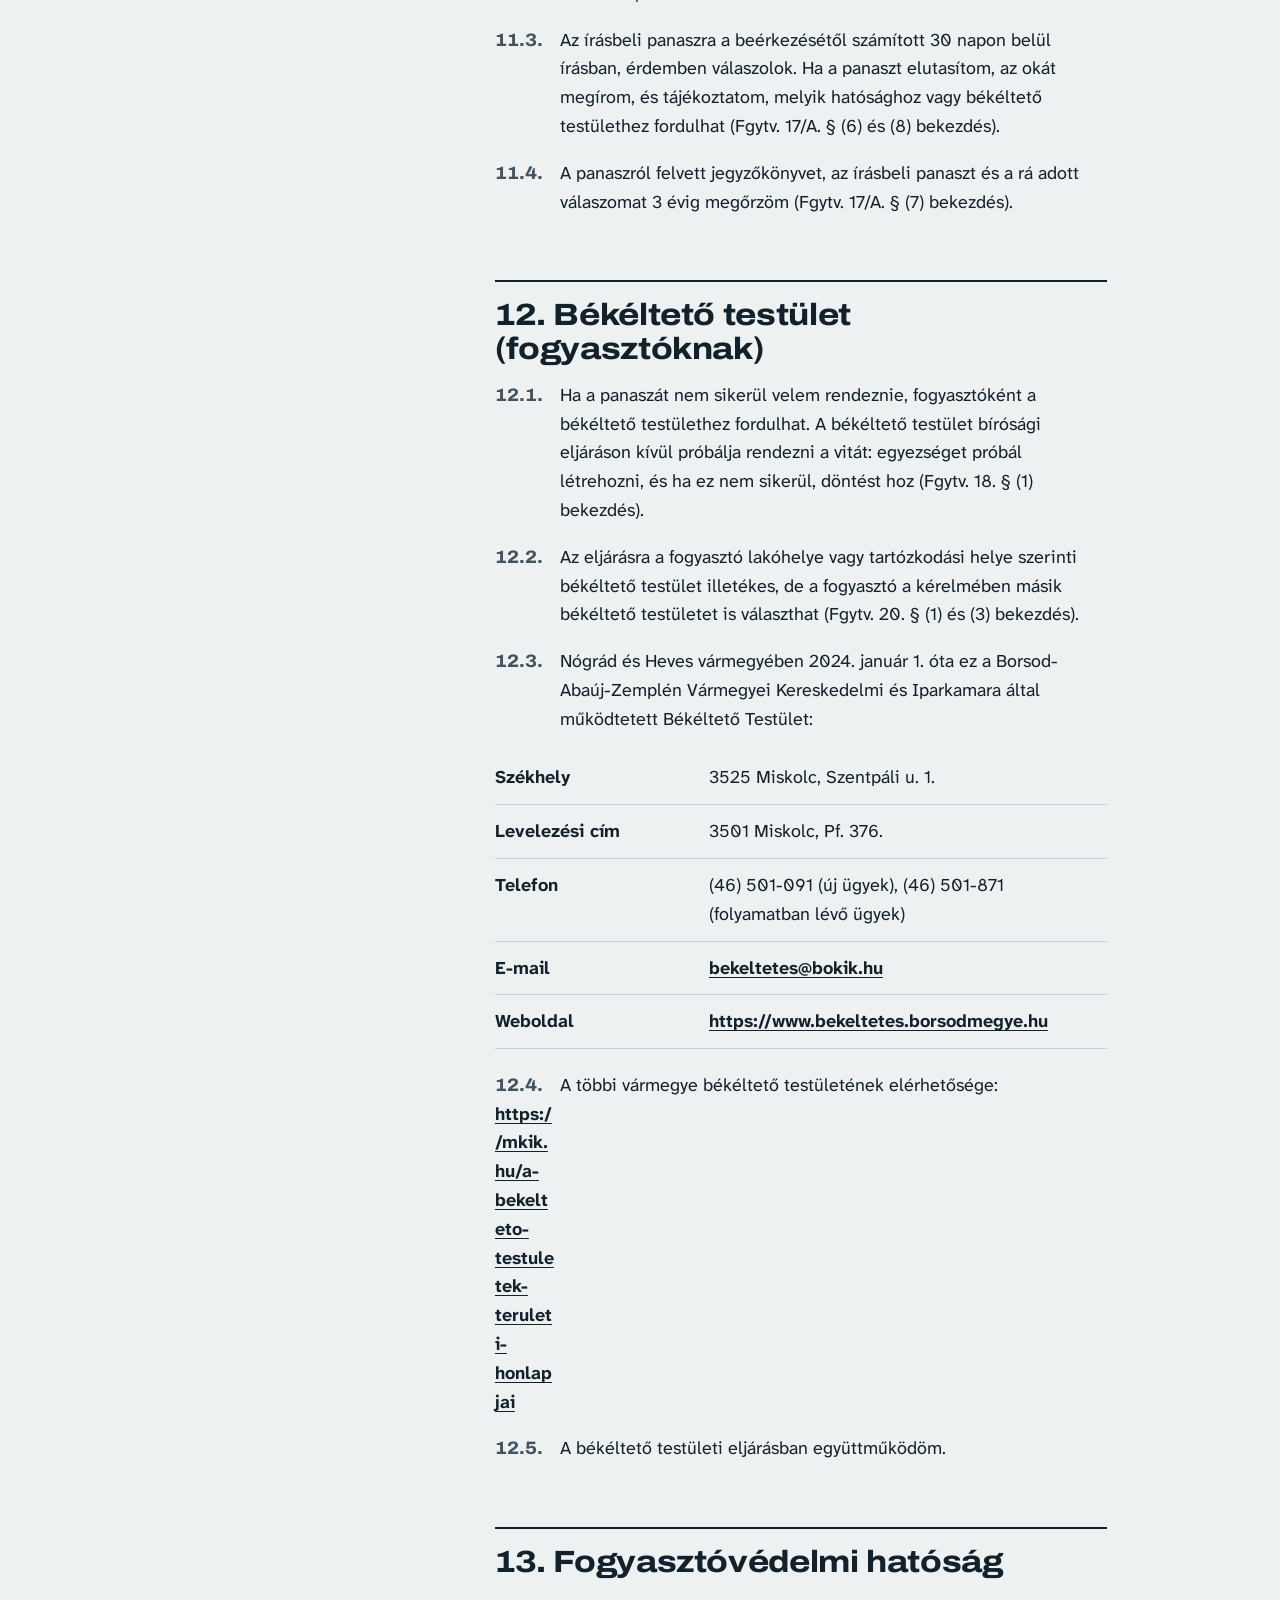
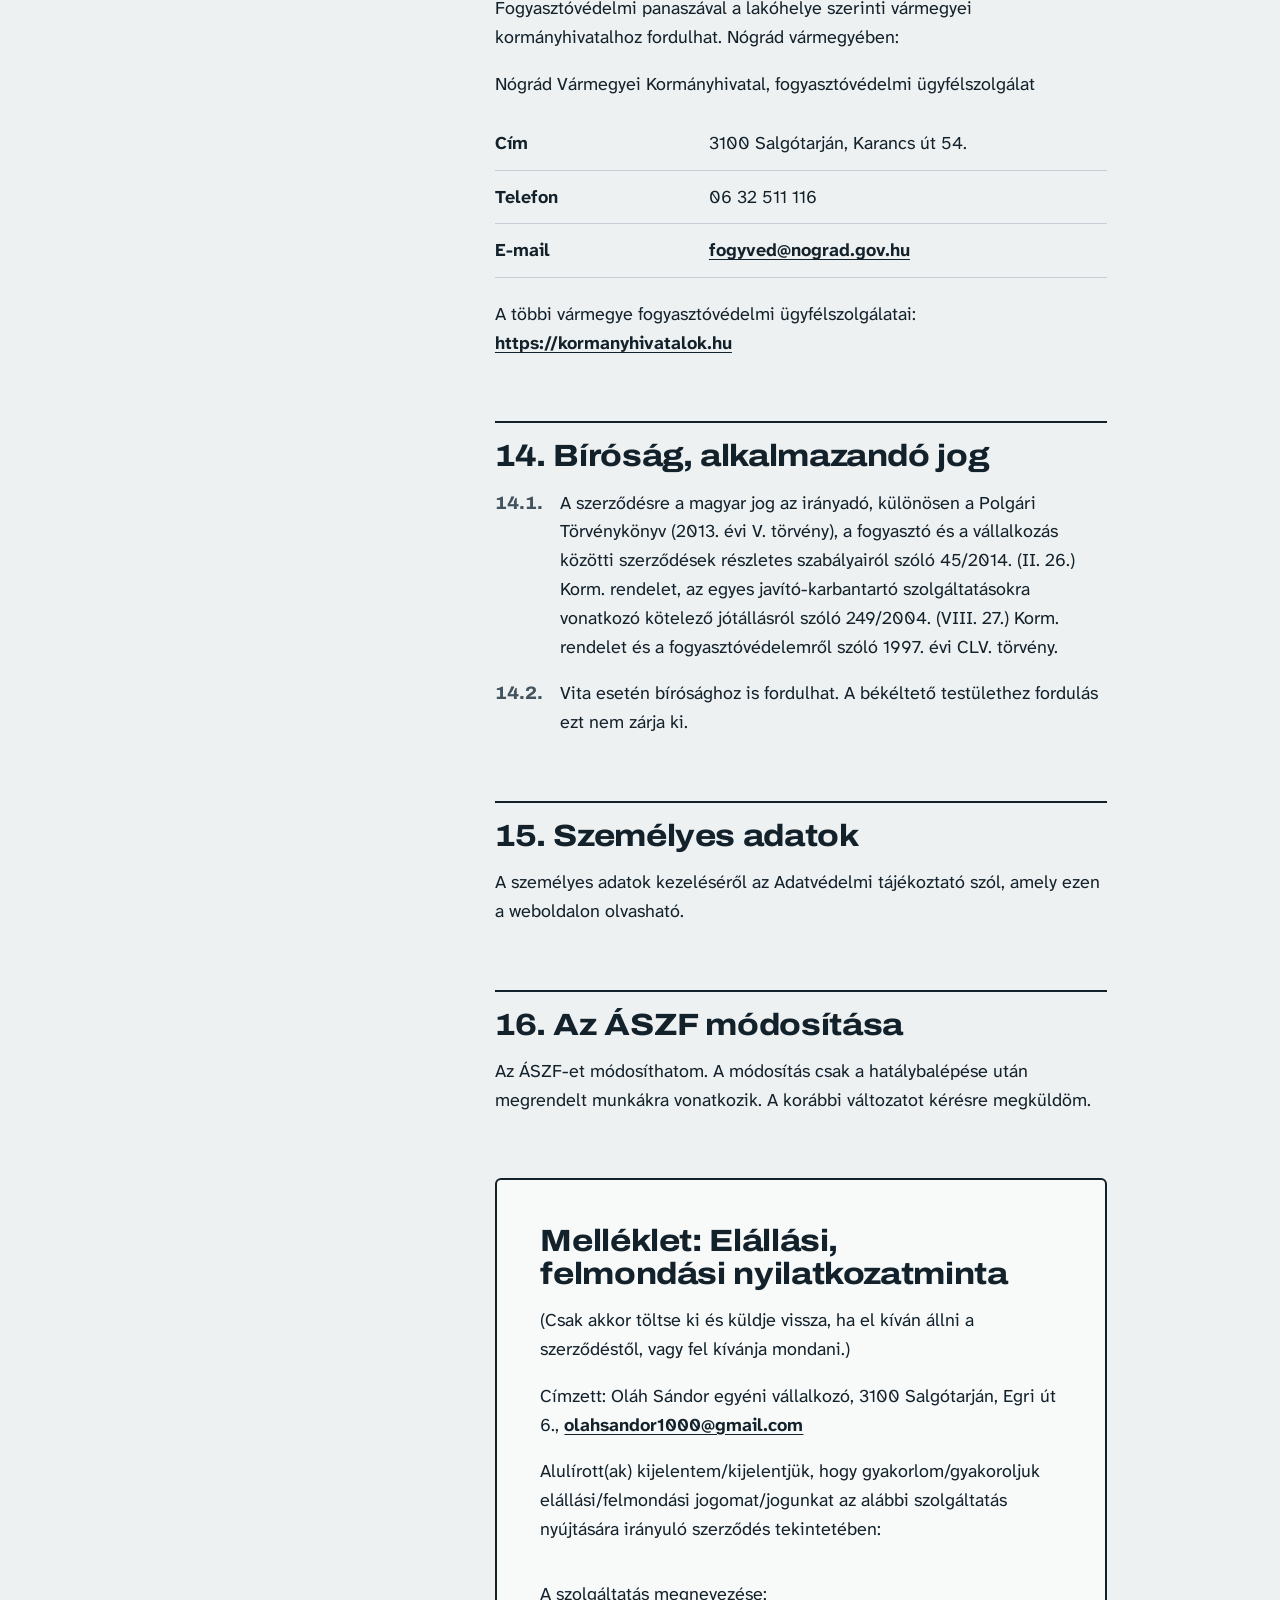
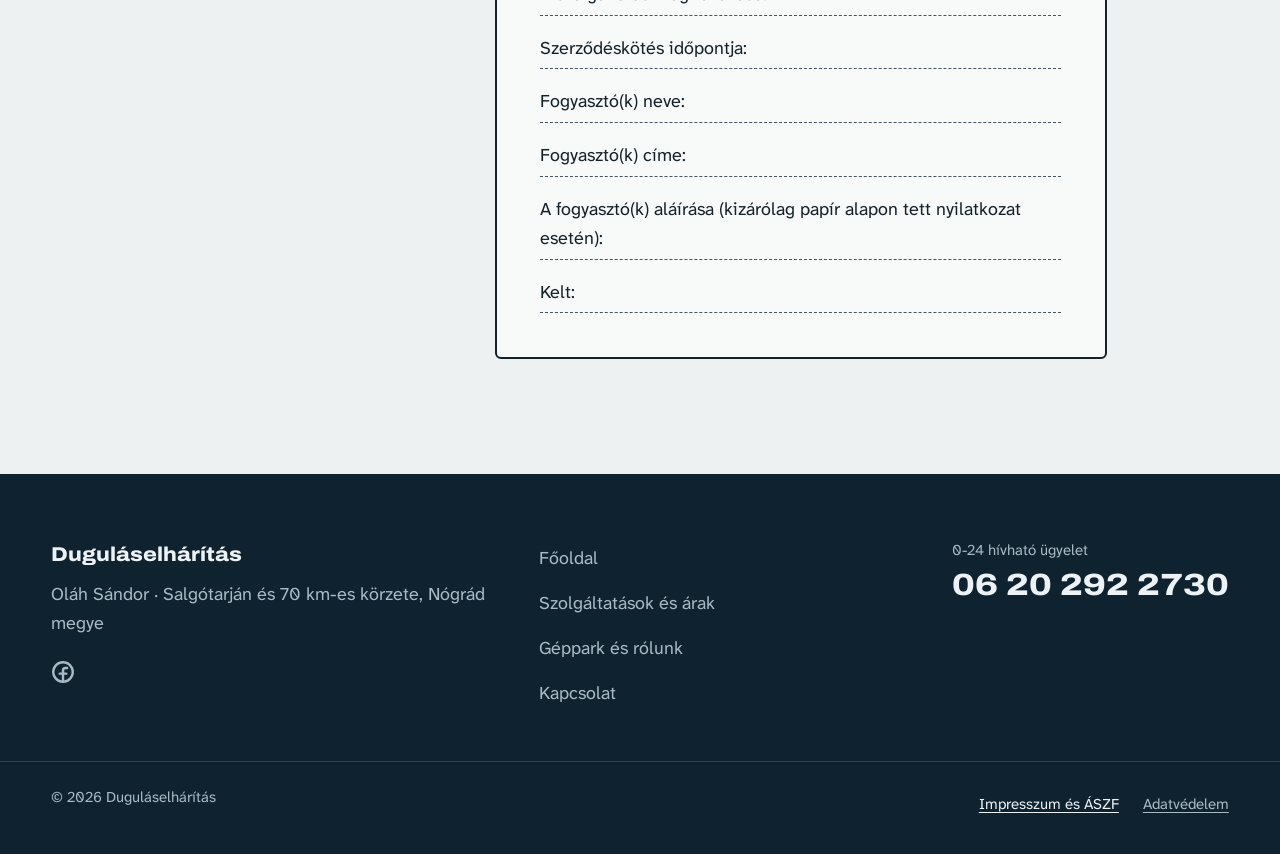
<file: aszf.html>
<!doctype html>
<html lang="hu">
<head>
<meta charset="utf-8">
<meta name="viewport" content="width=device-width, initial-scale=1">
<title>ÁSZF és impresszum · Duguláselhárítás Salgótarján</title>
<meta name="description" content="Oláh Sándor duguláselhárító általános szerződési feltételei és szolgáltatói adatai: díjak, kiszállás, fizetés, garancia, elállás, panaszkezelés">
<meta name="robots" content="index, follow">
<link rel="canonical" href="https://dugulaselharitasnograd.hu/aszf">
<meta name="theme-color" content="#13212B">
<meta property="og:type" content="website">
<meta property="og:locale" content="hu_HU">
<meta property="og:site_name" content="Duguláselhárítás">
<meta property="og:title" content="ÁSZF és impresszum · Duguláselhárítás Salgótarján">
<meta property="og:description" content="Oláh Sándor duguláselhárító általános szerződési feltételei és szolgáltatói adatai: díjak, kiszállás, fizetés, garancia, elállás, panaszkezelés">
<meta property="og:url" content="https://dugulaselharitasnograd.hu/aszf">
<meta property="og:image" content="https://dugulaselharitasnograd.hu/media/og-cover.jpg">
<meta property="og:image:width" content="1200">
<meta property="og:image:height" content="630">
<meta property="og:image:alt" content="Oláh Sándor magasnyomású csatornatisztító gépe">
<meta name="twitter:card" content="summary_large_image">
<link rel="icon" href="favicon.svg" type="image/svg+xml">
<link rel="icon" href="favicon.ico" sizes="16x16 32x32">
<link rel="apple-touch-icon" href="apple-touch-icon.png">
<link rel="preload" href="fonts/archivo-latin.woff2" as="font" type="font/woff2">
<link rel="stylesheet" href="js/vendor/lenis.css">
<link rel="stylesheet" href="css/site.css?v=4">
<script>document.documentElement.classList.add('js')</script>
<script type="application/ld+json">{"@context":"https://schema.org","@graph":[{"@type":"Plumber","@id":"https://dugulaselharitasnograd.hu/#vallalkozas","name":"Duguláselhárítás","founder":{"@type":"Person","name":"Oláh Sándor"},"telephone":"+36202922730","url":"https://dugulaselharitasnograd.hu/","image":"https://dugulaselharitasnograd.hu/media/og-cover.jpg","logo":"https://dugulaselharitasnograd.hu/apple-touch-icon.png","address":{"@type":"PostalAddress","addressLocality":"Salgótarján","addressRegion":"Nógrád","addressCountry":"HU"},"geo":{"@type":"GeoCoordinates","latitude":48.09607,"longitude":19.80056},"areaServed":[{"@type":"City","name":"Salgótarján"},{"@type":"City","name":"Bátonyterenye"},{"@type":"City","name":"Pásztó"},{"@type":"City","name":"Szécsény"},{"@type":"City","name":"Balassagyarmat"},{"@type":"City","name":"Rétság"},{"@type":"AdministrativeArea","name":"Nógrád vármegye"},{"@type":"GeoCircle","geoMidpoint":{"@type":"GeoCoordinates","latitude":48.09607,"longitude":19.80056},"geoRadius":70000}],"sameAs":["https://www.facebook.com/profile.php?id=61581115711203"],"openingHoursSpecification":{"@type":"OpeningHoursSpecification","dayOfWeek":["Monday","Tuesday","Wednesday","Thursday","Friday","Saturday","Sunday"],"opens":"00:00","closes":"23:59"},"priceRange":"5 000-75 000 Ft","currenciesAccepted":"HUF","hasOfferCatalog":{"@type":"OfferCatalog","name":"Duguláselhárítás és csatornatisztítás","itemListElement":[{"@type":"Offer","itemOffered":{"@type":"Service","@id":"https://dugulaselharitasnograd.hu/#szolg-mosogato","name":"Mosogató-duguláselhárítás","description":"Konyhai lefolyó, szifon, a fali bekötésig."},"priceSpecification":{"@type":"PriceSpecification","priceCurrency":"HUF","minPrice":25000,"maxPrice":35000}},{"@type":"Offer","itemOffered":{"@type":"Service","@id":"https://dugulaselharitasnograd.hu/#szolg-furdo","name":"Fürdőszobai duguláselhárítás","description":"Kád, zuhanytálca, mosdó, padlóösszefolyó."},"priceSpecification":{"@type":"PriceSpecification","priceCurrency":"HUF","minPrice":25000,"maxPrice":35000}},{"@type":"Offer","itemOffered":{"@type":"Service","@id":"https://dugulaselharitasnograd.hu/#szolg-wc","name":"WC-duguláselhárítás","description":"Feljövő víz, rossz lehúzás, beleesett tárgy."},"priceSpecification":{"@type":"PriceSpecification","priceCurrency":"HUF","minPrice":30000,"maxPrice":45000}},{"@type":"Offer","itemOffered":{"@type":"Service","@id":"https://dugulaselharitasnograd.hu/#szolg-woma","name":"Woma-csatornatisztítás","description":"Nagynyomású vízzel, a lerakódást is kimossa a cső faláról."},"priceSpecification":{"@type":"PriceSpecification","priceCurrency":"HUF","minPrice":50000,"maxPrice":75000}},{"@type":"Offer","itemOffered":{"@type":"Service","@id":"https://dugulaselharitasnograd.hu/#szolg-kamera","name":"Szennyvízcsatorna-kamerázás","description":"Megmutatja, hol és mi okozza a dugulást."},"priceSpecification":{"@type":"PriceSpecification","priceCurrency":"HUF","minPrice":5000}}]}},{"@type":"WebSite","@id":"https://dugulaselharitasnograd.hu/#website","url":"https://dugulaselharitasnograd.hu/","name":"Duguláselhárítás","inLanguage":"hu","publisher":{"@id":"https://dugulaselharitasnograd.hu/#vallalkozas"}},{"@type":"WebPage","@id":"https://dugulaselharitasnograd.hu/aszf#webpage","url":"https://dugulaselharitasnograd.hu/aszf","name":"ÁSZF és impresszum · Duguláselhárítás Salgótarján","inLanguage":"hu","isPartOf":{"@id":"https://dugulaselharitasnograd.hu/#website"},"about":{"@id":"https://dugulaselharitasnograd.hu/#vallalkozas"},"breadcrumb":{"@id":"https://dugulaselharitasnograd.hu/aszf#breadcrumb"}},{"@type":"BreadcrumbList","@id":"https://dugulaselharitasnograd.hu/aszf#breadcrumb","itemListElement":[{"@type":"ListItem","position":1,"name":"Főoldal","item":"https://dugulaselharitasnograd.hu/"},{"@type":"ListItem","position":2,"name":"Általános Szerződési Feltételek","item":"https://dugulaselharitasnograd.hu/aszf"}]}]}</script>
</head>
<body class="page-aszf">
<a class="skip" href="#tartalom">Ugrás a tartalomra</a>
<header class="site-head">
  <div class="wrap site-head__in">
    <a class="brand" href="index.html" aria-label="Duguláselhárítás, főoldal">
      <span class="brand__mark" aria-hidden="true"></span>
      <span class="brand__name">Duguláselhárítás</span>
    </a>
    <nav class="nav" id="fomenu" aria-label="Főmenü">
      <ul><li><a href="index.html">Főoldal</a></li><li><a href="arak.html">Szolgáltatások és árak</a></li><li><a href="rolunk.html">Géppark és rólunk</a></li><li><a href="kapcsolat.html">Kapcsolat</a></li></ul>
      <a class="nav__tel" href="tel:+36202922730"><svg class="ico" viewBox="0 0 256 256" aria-hidden="true" focusable="false"><path fill="currentColor" d="M224,154.8l-47.09-21.11-.18-.08a19.94,19.94,0,0,0-19,1.75,13.08,13.08,0,0,0-1.12.84l-22.31,19c-13-7.05-26.43-20.37-33.49-33.21l19.06-22.66a11.76,11.76,0,0,0,.85-1.15,20,20,0,0,0,1.66-18.83,1.42,1.42,0,0,1-.08-.18L101.2,32A20.06,20.06,0,0,0,80.42,20.15,60.27,60.27,0,0,0,28,80c0,81.61,66.39,148,148,148a60.27,60.27,0,0,0,59.85-52.42A20.06,20.06,0,0,0,224,154.8ZM176,204A124.15,124.15,0,0,1,52,80,36.29,36.29,0,0,1,80.48,44.46l18.82,42L80.14,109.28a12,12,0,0,0-.86,1.16A20,20,0,0,0,78,130.08c9.42,19.28,28.83,38.56,48.31,48A20,20,0,0,0,146,176.63a11.63,11.63,0,0,0,1.11-.85l22.43-19.07,42,18.81A36.29,36.29,0,0,1,176,204Z"/></svg><span>06 20 292 2730</span></a>
    </nav>
    <button class="menu-btn" type="button" aria-expanded="false" aria-controls="fomenu">
      <span class="menu-btn__open"><svg class="ico" viewBox="0 0 256 256" aria-hidden="true" focusable="false"><path fill="currentColor" d="M228,128a12,12,0,0,1-12,12H40a12,12,0,0,1,0-24H216A12,12,0,0,1,228,128ZM40,76H216a12,12,0,0,0,0-24H40a12,12,0,0,0,0,24ZM216,180H40a12,12,0,0,0,0,24H216a12,12,0,0,0,0-24Z"/></svg><span class="sr">Menü megnyitása</span></span>
      <span class="menu-btn__close"><svg class="ico" viewBox="0 0 256 256" aria-hidden="true" focusable="false"><path fill="currentColor" d="M208.49,191.51a12,12,0,0,1-17,17L128,145,64.49,208.49a12,12,0,0,1-17-17L111,128,47.51,64.49a12,12,0,0,1,17-17L128,111l63.51-63.52a12,12,0,0,1,17,17L145,128Z"/></svg><span class="sr">Menü bezárása</span></span>
    </button>
  </div>
</header>
<main id="tartalom">
<section class="lhead" aria-labelledby="lg-cim">
  <div class="wrap lhead__in">
    <h1 id="lg-cim"><span class="kicker">Oláh Sándor egyéni vállalkozó · Salgótarján</span>Általános Szerződési Feltételek</h1>
    <p class="lhead__meta">Hatályos: 2026. november 18.</p>
    <p class="lhead__lead">Ezek a feltételek arra vonatkoznak, amikor Oláh Sándor egyéni vállalkozótól duguláselhárítást, csatornatisztítást vagy csatornakamerás vizsgálatot rendel. Igyekeztem érthetően megírni. Ahol jogszabályt említek, az a magyar jog szerinti kötelező szabály, amelytől az Ön kárára nem térek el.</p>
  </div>
</section>

<section class="legal" aria-label="Általános Szerződési Feltételek">
  <div class="wrap legal__grid">
    <nav class="legal__toc" aria-label="Tartalom">
      <p class="legal__toc-title">Tartalom</p>
      <ol>
          <li><a href="#impresszum">1. A szolgáltató adatai</a></li>
          <li><a href="#pont-2">2. Kikre és mire vonatkozik</a></li>
          <li><a href="#pont-3">3. Hogyan jön létre a szerződés</a></li>
          <li><a href="#pont-4">4. Díjak és irányárak</a></li>
          <li><a href="#pont-5">5. Kiszállás</a></li>
          <li><a href="#pont-6">6. Fizetés</a></li>
          <li><a href="#pont-7">7. A munka elvégzése</a></li>
          <li><a href="#pont-8">8. Elállási és felmondási jog (csak fogyasztóknak)</a></li>
          <li><a href="#pont-9">9. Garancia (jótállás) és kellékszavatosság</a></li>
          <li><a href="#pont-10">10. Felelősség</a></li>
          <li><a href="#pont-11">11. Panaszkezelés</a></li>
          <li><a href="#pont-12">12. Békéltető testület (fogyasztóknak)</a></li>
          <li><a href="#pont-13">13. Fogyasztóvédelmi hatóság</a></li>
          <li><a href="#pont-14">14. Bíróság, alkalmazandó jog</a></li>
          <li><a href="#pont-15">15. Személyes adatok</a></li>
          <li><a href="#pont-16">16. Az ÁSZF módosítása</a></li>
          <li><a href="#nyilatkozatminta">Melléklet: Elállási, felmondási nyilatkozatminta</a></li>
      </ol>
    </nav>
    <article class="legal__doc">
      <h2 id="impresszum">1. A szolgáltató adatai</h2>
      <dl class="lg-dl"><div><dt>Név</dt><dd>Oláh Sándor egyéni vállalkozó</dd></div><div><dt>Székhely</dt><dd>3100 Salgótarján, Egri út 6.</dd></div><div><dt>Telefon</dt><dd><a href="tel:+36202922730">06 20 292 2730</a> (0-24, a hét minden napján)</dd></div><div><dt>E-mail</dt><dd><a href="mailto:olahsandor1000@gmail.com">olahsandor1000@gmail.com</a></dd></div><div><dt>Nyilvántartó hatóság</dt><dd>Nemzeti Adó- és Vámhivatal (egyéni vállalkozók nyilvántartása)</dd></div><div><dt>Nyilvántartási szám</dt><dd>58776203</dd></div><div><dt>Adószám</dt><dd>48666794-1-32</dd></div><div><dt>Weboldal</dt><dd>dugulaselharitasnograd.hu</dd></div><div><dt>Facebook</dt><dd><a href="https://www.facebook.com/profile.php?id=61581115711203" rel="noopener">https://www.facebook.com/profile.php?id=61581115711203</a></dd></div></dl>
      <p>A weboldal tárhelyszolgáltatója: Cloudflare, Inc., 101 Townsend St., San Francisco, CA 94107, Amerikai Egyesült Államok. Weboldal: <a href="https://www.cloudflare.com" rel="noopener">https://www.cloudflare.com</a>, e-mail: <a href="mailto:privacyquestions@cloudflare.com">privacyquestions@cloudflare.com</a></p>
      <h2 id="pont-2">2. Kikre és mire vonatkozik</h2>
      <p class="lg-np"><b class="lg-n">2.1.</b> Az ÁSZF minden olyan munkára vonatkozik, amelyet telefonon, Facebook-üzenetben vagy a helyszínen rendelnek meg tőlem, magánszemélyek és cégek esetében is. Ahol egy szabály csak fogyasztóra vonatkozik, azt külön jelzem. Fogyasztó az a természetes személy, aki a szakmája, önálló foglalkozása vagy üzleti tevékenysége körén kívül jár el (Ptk. 8:1. § (1) bekezdés 3. pont).</p>
      <p class="lg-np"><b class="lg-n">2.2.</b> A szolgáltatás: duguláselhárítás és csatornatisztítás bontás nélkül (gépi spirállal, magasnyomású vízsugaras csatornatisztítóval, vagyis womával), valamint csatornakamerás vizsgálat. Munkát Salgótarjánban és 70 km-es körzetében vállalok, a nap 24 órájában.</p>
      <p class="lg-np"><b class="lg-n">2.3.</b> Ha egy munkára külön, írásban mást beszélünk meg, az az ÁSZF-nél erősebb (Ptk. 6:80. §).</p>
      <h2 id="pont-3">3. Hogyan jön létre a szerződés</h2>
      <p class="lg-np"><b class="lg-n">3.1.</b> A munkát általában telefonon rendeli meg. Hívás közben megkérdezem, hol és mi dugult el, megmondom, nagyjából mikorra érek oda, és tájékoztatom az irányárakról és a kiszállás díjáról. A szerződés akkor jön létre, amikor a hívás végén mindketten megerősítjük, hogy kimegyek és elvégzem a munkát.</p>
      <p class="lg-np"><b class="lg-n">3.2.</b> A helyszínen, a munka megkezdése előtt megnézem a hibát, és elmondom, milyen módszerrel dolgoznék, és a díj várhatóan melyik sávba esik. Ha ezt Ön nem fogadja el, a munkát nem kezdem el.</p>
      <p class="lg-np"><b class="lg-n">3.3.</b> A szerződést nem foglaljuk külön írásba, a nyelve magyar. Az elvégzett munkát a bizonylat (számla vagy nyugta) és a jótállási jegy igazolja.</p>
      <p class="lg-np"><b class="lg-n">3.4.</b> Ez az ÁSZF a weboldalon bármikor elolvasható, kinyomtatható és elmenthető. Kérésére a megrendelés előtt el is küldöm Önnek.</p>
      <h2 id="pont-4">4. Díjak és irányárak</h2>
      <p class="lg-np"><b class="lg-n">4.1.</b> A weboldalon irányárakat adok meg. A végső díj attól függ, mi és milyen mélyen dugult el, mennyi ideig tart a munka, és melyik géppel kell dolgozni. A pontos összeget ezért csak a helyszínen, a hiba megnézése után tudom megmondani. A díj kiszámítási módja: a munka fajtája szerinti irányár-sávon belül a dugulás helye, mélysége és a munka ideje alapján.</p>
      <p class="lg-np"><b class="lg-n">4.2.</b> Irányárak:</p>
      <ul class="lg-ul"><li>Mosogató-duguláselhárítás: 25 000-35 000 Ft</li><li>Fürdőszobai duguláselhárítás: 25 000-35 000 Ft</li><li>WC-duguláselhárítás: 30 000-45 000 Ft</li><li>Csatornatisztítás magasnyomású vízsugárral (woma): 50 000-75 000 Ft</li><li>Csatornakamerás vizsgálat: 5 000 Ft-tól</li></ul>
      <p>Alanyi adómentes egyéni vállalkozó vagyok, ezért áfát nem számítok fel. A feltüntetett árak a fizetendő végösszegek, további adó nem jön hozzájuk.</p>
      <p class="lg-np"><b class="lg-n">4.3.</b> Ha a munka közben kiderül, hogy a hiba nagyobb, mint amire a díjat mondtam (például a dugulás a fővezetékben van, vagy kamerás vizsgálat is kell), megállok, elmondom, mi a helyzet és mennyibe kerül a további munka. Csak akkor folytatom, ha Ön ehhez hozzájárul.</p>
      <h2 id="pont-5">5. Kiszállás</h2>
      <p class="lg-np"><b class="lg-n">5.1.</b> Salgótarjánban és 20 km-es körzetében a kiszállás ingyenes.</p>
      <p class="lg-np"><b class="lg-n">5.2.</b> 20 km felett csak az üzemanyag árát kérem. Ezt a megrendeléskor, telefonon megmondom.</p>
      <p class="lg-np"><b class="lg-n">5.3.</b> Ha kimentem, de a munkát Ön a helyszínen mégsem kéri, a kiszállásért 20 km-en belül nem kérek díjat, 20 km felett csak az üzemanyag árát.</p>
      <h2 id="pont-6">6. Fizetés</h2>
      <p class="lg-np"><b class="lg-n">6.1.</b> A díjat a munka befejezése után kell kifizetni.</p>
      <p class="lg-np"><b class="lg-n">6.2.</b> A fizetés módját a megrendeléskor, telefonon egyeztetjük, még a munka megkezdése előtt.</p>
      <p class="lg-np"><b class="lg-n">6.3.</b> A díjról bizonylatot adok. Cégnek és kérésre magánszemélynek számlát állítok ki, ehhez a megrendelő nevét és címét, cégnél az adószámát is el kell kérnem.</p>
      <h2 id="pont-7">7. A munka elvégzése</h2>
      <p class="lg-np"><b class="lg-n">7.1.</b> A munkát szakszerűen, a helyszínen végzem el, és a munka helyét a lehetőségekhez képest tisztán hagyom.</p>
      <p class="lg-np"><b class="lg-n">7.2.</b> A munkához hozzá kell férnem a dugult lefolyóhoz, aknához vagy tisztítónyíláshoz, és szükség lehet vízre és áramra.</p>
      <p class="lg-np"><b class="lg-n">7.3.</b> Ha a cső állapota miatt (például régi, repedt vagy korrodált cső esetén) a gépi tisztítás kockázatos, erre a munka előtt figyelmeztetem. Ha Ön a figyelmeztetés ellenére kéri, hogy így végezzem el a munkát, akkor azt az Ön kockázatára végzem el, vagy a munkát nem vállalom (Ptk. 6:240. § (2) bekezdés). Ha egy kérés teljesítése jogszabályt sértene vagy másokat veszélyeztetne, azt megtagadom.</p>
      <p class="lg-np"><b class="lg-n">7.4.</b> A munka végén megmutatom, hogy a lefolyó újra működik. Ez az átadás. A garancia ettől a naptól számít.</p>
      <h2 id="pont-8">8. Elállási és felmondási jog (csak fogyasztóknak)</h2>
      <p class="lg-np"><b class="lg-n">8.1.</b> Ha a szerződést telefonon vagy a helyszínen, az otthonában kötjük meg, fogyasztóként főszabályként a szerződés megkötésétől számított 14 napon belül indokolás nélkül elállhat a szerződéstől (45/2014. (II. 26.) Korm. rendelet 20. §).</p>
      <p class="lg-np"><b class="lg-n">8.2.</b> Sürgős javítás: nincs elállási jog. Ha Ön kifejezetten azért hív ki, hogy egy dugulást sürgősen elhárítsak, a jogszabály szerint ezt a munkát nem illeti meg elállási jog. A rendelet szövege: „A fogyasztó nem gyakorolhatja a 20. § szerinti jogát [...] olyan vállalkozási szerződés esetében, amelynél a vállalkozás a fogyasztó kifejezett kérésére keresi fel a fogyasztót sürgős javítási vagy karbantartási munkálatok elvégzése céljából” (45/2014. Korm. rendelet 29. § (1) bekezdés h) pont). A duguláselhárítás jellemzően ilyen sürgős javítás.</p>
      <p class="lg-np"><b class="lg-n">8.3.</b> Ha a helyszínen a kért javításon felül más szolgáltatást is kínálok és Ön elfogadja (például egy másik lefolyó tisztítását vagy egy nem sürgős kamerás vizsgálatot), az elállási jog erre a többletmunkára kiterjed (45/2014. Korm. rendelet 29. § (2) bekezdés).</p>
      <p class="lg-np"><b class="lg-n">8.4.</b> Nem sürgős munka (például előre egyeztetett, tervezett csatornatisztítás vagy kamerás vizsgálat): ha azt kéri, hogy a 14 napos határidő lejárta előtt elkezdjem a munkát, ezt kifejezetten jeleznie kell, és nyilatkoznia kell arról, hogy tudomásul veszi: a munka teljes elvégzése után már nem állhat el a szerződéstől (45/2014. Korm. rendelet 13. § és 19. §, 29. § (1) bekezdés a) pont). Ha a munkát a kérésére elkezdtem, de még nem fejeztem be, a 14 napon belül felmondhatja a szerződést. Ilyenkor a felmondásig elvégzett munkával arányos díjat kell megfizetnie (45/2014. Korm. rendelet 20. § (1) bekezdés és 26. § (1) bekezdés).</p>
      <p class="lg-np"><b class="lg-n">8.5.</b> Az elállást vagy a felmondást telefonon, e-mailben, levélben, vagy az ÁSZF végén található nyilatkozatminta kitöltésével jelezheti. A határidő akkor is megtartott, ha a nyilatkozatot a 14. nap lejárta előtt elküldi (45/2014. Korm. rendelet 22. § (3) bekezdés). Ha eláll, a már kifizetett díjat legkésőbb 14 napon belül visszafizetem (23. § (1) bekezdés).</p>
      <h2 id="pont-9">9. Garancia (jótállás) és kellékszavatosság</h2>
      <p class="lg-np"><b class="lg-n">9.1.</b> Az elvégzett munkára 6 hónap garanciát (jótállást) vállalok. A garancia az átadás napján kezdődik (7.4. pont). A fogyasztóknak végzett, 20 000 Ft-ot meghaladó díjú lakás-karbantartási és -javítási munkára a jogszabály is 6 hónap jótállást ír elő (249/2004. (VIII. 27.) Korm. rendelet 1. § (1) bekezdés, 2. § (1) bekezdés, Melléklet 1. pont). Én a garanciát a díj összegétől függetlenül, minden elvégzett munkára megadom.</p>
      <p class="lg-np"><b class="lg-n">9.2.</b> A díj átvételekor jótállási jegyet adok, papíron vagy, ha Ön nem kér mást, elektronikusan. Ha a jótállási jegy elveszett, a garanciát a bizonylattal (számlával vagy nyugtával) is érvényesítheti (249/2004. Korm. rendelet 3. § (1), (6) és (7) bekezdés).</p>
      <p class="lg-np"><b class="lg-n">9.3.</b> Mit fed a garancia: ha ugyanaz a hiba, amit elhárítottam, a garanciaidő alatt a munkám hibája miatt jön elő újra, díjmentesen újra elvégzem a munkát vagy kijavítom a hibát. A garancia alól csak akkor mentesülök, ha bizonyítom, hogy a hiba oka a teljesítés után keletkezett (Ptk. 6:171. § (1) bekezdés). Ilyen lehet például, ha a lefolyóba utóbb újra zsiradék, nedves törlőkendő, építési törmelék vagy más oda nem való dolog került.</p>
      <p class="lg-np"><b class="lg-n">9.4.</b> A garancia bejelentése: telefonon (<a href="tel:+36202922730">06 20 292 2730</a>) vagy e-mailben. A bejelentésről jegyzőkönyvet veszek fel, és a másolatát átadom vagy elküldöm. Ha a bejelentéskor nem tudom megmondani, teljesíthető-e az igény, legkésőbb 5 munkanapon belül értesítem az álláspontomról (249/2004. Korm. rendelet 4. § (1), (3) és (4) bekezdés).</p>
      <p class="lg-np"><b class="lg-n">9.5.</b> A garancia nem érinti az Ön jogszabályból eredő jogait (Ptk. 6:171. § (2) bekezdés). Ilyen a kellékszavatosság: ha a munkát hibásan végeztem el, választása szerint kérheti a kijavítást vagy a munka újbóli elvégzését; ha ezt nem vállalom vagy nem tudom elvégezni, kérheti a díj arányos csökkentését, a hibát a költségemre kijavíttathatja, vagy végső esetben elállhat a szerződéstől (Ptk. 6:159. § (2) bekezdés).</p>
      <p class="lg-np"><b class="lg-n">9.6.</b> A hibát a felfedezése után késedelem nélkül jeleznie kell. Fogyasztónál a felfedezéstől számított két hónapon belül közölt hibát késedelem nélkül közöltnek kell tekinteni (Ptk. 6:162. §). Fogyasztóként a kellékszavatossági igénye a teljesítéstől számított két év alatt évül el, cégnél egy év alatt (Ptk. 6:163. § (1) és (2) bekezdés). Fogyasztónál a teljesítéstől számított hat hónapon belül felismert hibáról az ellenkező bizonyításáig vélelmezni kell, hogy már a teljesítéskor megvolt (Ptk. 6:158. §).</p>
      <h2 id="pont-10">10. Felelősség</h2>
      <p class="lg-np"><b class="lg-n">10.1.</b> A munkám során okozott kárért a Polgári Törvénykönyv szerint felelek.</p>
      <p class="lg-np"><b class="lg-n">10.2.</b> Nem felelek azért a kárért, amely a cső már a munka előtt meglévő, általam nem felismerhető rejtett hibájából ered, illetve amelyet a 7.3. pont szerinti figyelmeztetésem ellenére kért munka okozott.</p>
      <p class="lg-np"><b class="lg-n">10.3.</b> A szándékosan okozott, illetve az emberi életet, testi épséget vagy egészséget megkárosító szerződésszegésért való felelősségemet nem korlátozom és nem zárom ki (Ptk. 6:152. §). Fogyasztóval szemben a kellékszavatosságra és a jótállásra vonatkozó szabályoktól az Ön kárára nem térek el (Ptk. 6:157. § (2) bekezdés).</p>
      <h2 id="pont-11">11. Panaszkezelés</h2>
      <p class="lg-np"><b class="lg-n">11.1.</b> Panaszát közölheti szóban (telefonon: <a href="tel:+36202922730">06 20 292 2730</a>, vagy a helyszínen) vagy írásban (e-mailben: <a href="mailto:olahsandor1000@gmail.com">olahsandor1000@gmail.com</a>, levélben: 3100 Salgótarján, Egri út 6.). Panaszügyintézés helye a székhelyem.</p>
      <p class="lg-np"><b class="lg-n">11.2.</b> A szóbeli panaszt azonnal megvizsgálom, és ha kell, orvosolom. Ha ezzel nem ért egyet, vagy azonnal nem lehet kivizsgálni, jegyzőkönyvet veszek fel. A telefonon közölt panaszt egyedi azonosítószámmal látom el, és a jegyzőkönyv másolatát legkésőbb az érdemi válaszommal együtt elküldöm (Fgytv. 17/A. § (3)-(4) bekezdés).</p>
      <p class="lg-np"><b class="lg-n">11.3.</b> Az írásbeli panaszra a beérkezésétől számított 30 napon belül írásban, érdemben válaszolok. Ha a panaszt elutasítom, az okát megírom, és tájékoztatom, melyik hatósághoz vagy békéltető testülethez fordulhat (Fgytv. 17/A. § (6) és (8) bekezdés).</p>
      <p class="lg-np"><b class="lg-n">11.4.</b> A panaszról felvett jegyzőkönyvet, az írásbeli panaszt és a rá adott válaszomat 3 évig megőrzöm (Fgytv. 17/A. § (7) bekezdés).</p>
      <h2 id="pont-12">12. Békéltető testület (fogyasztóknak)</h2>
      <p class="lg-np"><b class="lg-n">12.1.</b> Ha a panaszát nem sikerül velem rendeznie, fogyasztóként a békéltető testülethez fordulhat. A békéltető testület bírósági eljáráson kívül próbálja rendezni a vitát: egyezséget próbál létrehozni, és ha ez nem sikerül, döntést hoz (Fgytv. 18. § (1) bekezdés).</p>
      <p class="lg-np"><b class="lg-n">12.2.</b> Az eljárásra a fogyasztó lakóhelye vagy tartózkodási helye szerinti békéltető testület illetékes, de a fogyasztó a kérelmében másik békéltető testületet is választhat (Fgytv. 20. § (1) és (3) bekezdés).</p>
      <p class="lg-np"><b class="lg-n">12.3.</b> Nógrád és Heves vármegyében 2024. január 1. óta ez a Borsod-Abaúj-Zemplén Vármegyei Kereskedelmi és Iparkamara által működtetett Békéltető Testület:</p>
      <dl class="lg-dl"><div><dt>Székhely</dt><dd>3525 Miskolc, Szentpáli u. 1.</dd></div><div><dt>Levelezési cím</dt><dd>3501 Miskolc, Pf. 376.</dd></div><div><dt>Telefon</dt><dd>(46) 501-091 (új ügyek), (46) 501-871 (folyamatban lévő ügyek)</dd></div><div><dt>E-mail</dt><dd><a href="mailto:bekeltetes@bokik.hu">bekeltetes@bokik.hu</a></dd></div><div><dt>Weboldal</dt><dd><a href="https://www.bekeltetes.borsodmegye.hu" rel="noopener">https://www.bekeltetes.borsodmegye.hu</a></dd></div></dl>
      <p class="lg-np"><b class="lg-n">12.4.</b> A többi vármegye békéltető testületének elérhetősége: <a href="https://mkik.hu/a-bekelteto-testuletek-teruleti-honlapjai" rel="noopener">https://mkik.hu/a-bekelteto-testuletek-teruleti-honlapjai</a></p>
      <p class="lg-np"><b class="lg-n">12.5.</b> A békéltető testületi eljárásban együttműködöm.</p>
      <h2 id="pont-13">13. Fogyasztóvédelmi hatóság</h2>
      <p>Fogyasztóvédelmi panaszával a lakóhelye szerinti vármegyei kormányhivatalhoz fordulhat. Nógrád vármegyében:</p>
      <p>Nógrád Vármegyei Kormányhivatal, fogyasztóvédelmi ügyfélszolgálat</p>
      <dl class="lg-dl"><div><dt>Cím</dt><dd>3100 Salgótarján, Karancs út 54.</dd></div><div><dt>Telefon</dt><dd>06 32 511 116</dd></div><div><dt>E-mail</dt><dd><a href="mailto:fogyved@nograd.gov.hu">fogyved@nograd.gov.hu</a></dd></div></dl>
      <p>A többi vármegye fogyasztóvédelmi ügyfélszolgálatai: <a href="https://kormanyhivatalok.hu" rel="noopener">https://kormanyhivatalok.hu</a></p>
      <h2 id="pont-14">14. Bíróság, alkalmazandó jog</h2>
      <p class="lg-np"><b class="lg-n">14.1.</b> A szerződésre a magyar jog az irányadó, különösen a Polgári Törvénykönyv (2013. évi V. törvény), a fogyasztó és a vállalkozás közötti szerződések részletes szabályairól szóló 45/2014. (II. 26.) Korm. rendelet, az egyes javító-karbantartó szolgáltatásokra vonatkozó kötelező jótállásról szóló 249/2004. (VIII. 27.) Korm. rendelet és a fogyasztóvédelemről szóló 1997. évi CLV. törvény.</p>
      <p class="lg-np"><b class="lg-n">14.2.</b> Vita esetén bírósághoz is fordulhat. A békéltető testülethez fordulás ezt nem zárja ki.</p>
      <h2 id="pont-15">15. Személyes adatok</h2>
      <p>A személyes adatok kezeléséről az Adatvédelmi tájékoztató szól, amely ezen a weboldalon olvasható.</p>
      <h2 id="pont-16">16. Az ÁSZF módosítása</h2>
      <p>Az ÁSZF-et módosíthatom. A módosítás csak a hatálybalépése után megrendelt munkákra vonatkozik. A korábbi változatot kérésre megküldöm.</p>
      <section class="lg-annex" aria-labelledby="nyilatkozatminta">
      <h2 id="nyilatkozatminta">Melléklet: Elállási, felmondási nyilatkozatminta</h2>
      <p>(Csak akkor töltse ki és küldje vissza, ha el kíván állni a szerződéstől, vagy fel kívánja mondani.)</p>
      <p>Címzett: Oláh Sándor egyéni vállalkozó, 3100 Salgótarján, Egri út 6., <a href="mailto:olahsandor1000@gmail.com">olahsandor1000@gmail.com</a></p>
      <p>Alulírott(ak) kijelentem/kijelentjük, hogy gyakorlom/gyakoroljuk elállási/felmondási jogomat/jogunkat az alábbi szolgáltatás nyújtására irányuló szerződés tekintetében:</p>
      <p class="lg-fill"><span>A szolgáltatás megnevezése:</span></p>
      <p class="lg-fill"><span>Szerződéskötés időpontja:</span></p>
      <p class="lg-fill"><span>Fogyasztó(k) neve:</span></p>
      <p class="lg-fill"><span>Fogyasztó(k) címe:</span></p>
      <p class="lg-fill"><span>A fogyasztó(k) aláírása (kizárólag papír alapon tett nyilatkozat esetén):</span></p>
      <p class="lg-fill"><span>Kelt:</span></p>
      </section>
    </article>
  </div>
</section>
</main>
<footer class="site-foot">
  <div class="wrap site-foot__in">
    <div class="site-foot__brand">
      <p class="site-foot__name">Duguláselhárítás</p>
      <p>Oláh Sándor · Salgótarján és 70 km-es körzete, Nógrád megye</p>
      <a class="site-foot__fb" href="https://www.facebook.com/profile.php?id=61581115711203" target="_blank" rel="noopener" aria-label="Facebook"><svg class="ico" viewBox="0 0 256 256" aria-hidden="true" focusable="false"><path fill="currentColor" d="M128,20A108,108,0,1,0,236,128,108.12,108.12,0,0,0,128,20Zm12,191.13V156h20a12,12,0,0,0,0-24H140V112a12,12,0,0,1,12-12h16a12,12,0,0,0,0-24H152a36,36,0,0,0-36,36v20H96a12,12,0,0,0,0,24h20v55.13a84,84,0,1,1,24,0Z"/></svg></a>
    </div>
    <ul class="site-foot__nav"><li><a href="index.html">Főoldal</a></li><li><a href="arak.html">Szolgáltatások és árak</a></li><li><a href="rolunk.html">Géppark és rólunk</a></li><li><a href="kapcsolat.html">Kapcsolat</a></li></ul>
    <div class="site-foot__call"><span>0-24 hívható ügyelet</span><a class="site-foot__tel" href="tel:+36202922730">06 20 292 2730</a></div>
  </div>
  <div class="wrap site-foot__base"><p>© 2026 Duguláselhárítás</p><ul class="site-foot__legal" aria-label="Jogi tudnivalók"><li><a href="aszf.html#impresszum" aria-current="page">Impresszum és ÁSZF</a></li><li><a href="adatvedelem.html">Adatvédelem</a></li></ul></div>
</footer>
<nav class="callbar-wrap" aria-label="Gyors hívás"><a class="callbar" href="tel:+36202922730"><svg class="ico" viewBox="0 0 256 256" aria-hidden="true" focusable="false"><path fill="currentColor" d="M224,154.8l-47.09-21.11-.18-.08a19.94,19.94,0,0,0-19,1.75,13.08,13.08,0,0,0-1.12.84l-22.31,19c-13-7.05-26.43-20.37-33.49-33.21l19.06-22.66a11.76,11.76,0,0,0,.85-1.15,20,20,0,0,0,1.66-18.83,1.42,1.42,0,0,1-.08-.18L101.2,32A20.06,20.06,0,0,0,80.42,20.15,60.27,60.27,0,0,0,28,80c0,81.61,66.39,148,148,148a60.27,60.27,0,0,0,59.85-52.42A20.06,20.06,0,0,0,224,154.8ZM176,204A124.15,124.15,0,0,1,52,80,36.29,36.29,0,0,1,80.48,44.46l18.82,42L80.14,109.28a12,12,0,0,0-.86,1.16A20,20,0,0,0,78,130.08c9.42,19.28,28.83,38.56,48.31,48A20,20,0,0,0,146,176.63a11.63,11.63,0,0,0,1.11-.85l22.43-19.07,42,18.81A36.29,36.29,0,0,1,176,204Z"/></svg><span>Hívás</span><span class="callbar__num">06 20 292 2730</span></a></nav>
<script src="js/vendor/gsap.min.js" defer></script>
<script src="js/vendor/ScrollTrigger.min.js" defer></script>
<script src="js/vendor/lenis.min.js" defer></script>
<script src="js/site.js?v=2" defer></script>
</body>
</html>
</file>
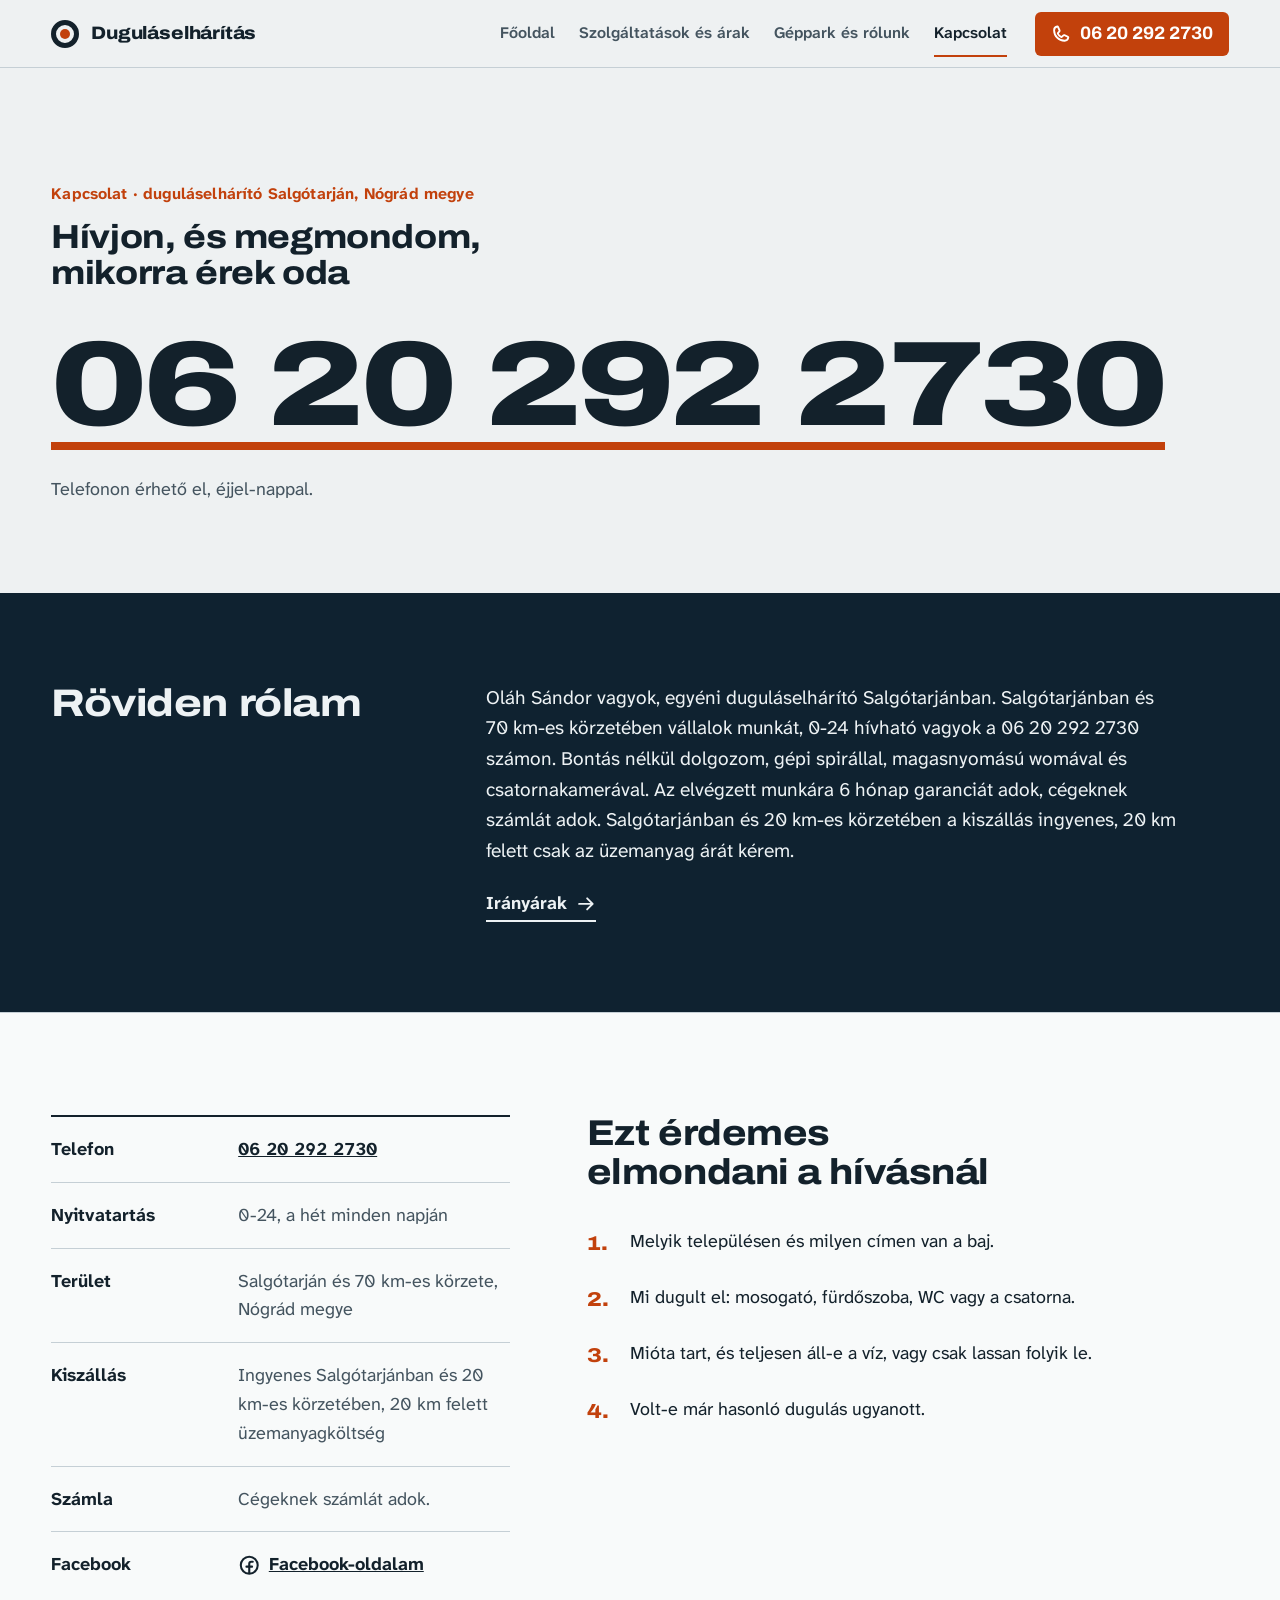
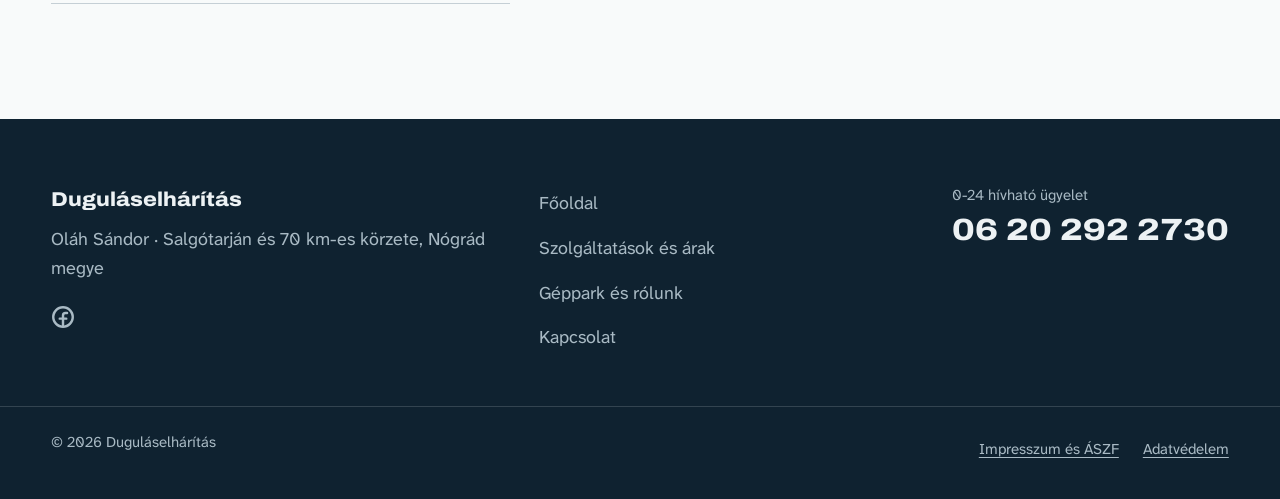
<file: kapcsolat.html>
<!doctype html>
<html lang="hu">
<head>
<meta charset="utf-8">
<meta name="viewport" content="width=device-width, initial-scale=1">
<title>Duguláselhárító Salgótarján, Nógrád megye · 06 20 292 2730</title>
<meta name="description" content="Hívjon éjjel-nappal: 06 20 292 2730. Duguláselhárítás Salgótarjánban és Nógrád megyében, 20 km-en belül ingyenes kiszállással">
<link rel="canonical" href="https://dugulaselharitasnograd.hu/kapcsolat">
<meta name="theme-color" content="#13212B">
<meta name="geo.region" content="HU-NO">
<meta name="geo.placename" content="Salgótarján">
<meta name="geo.position" content="48.09607;19.80056">
<meta name="ICBM" content="48.09607, 19.80056">
<meta property="og:type" content="website">
<meta property="og:locale" content="hu_HU">
<meta property="og:site_name" content="Duguláselhárítás">
<meta property="og:title" content="Duguláselhárító Salgótarján, Nógrád megye · 06 20 292 2730">
<meta property="og:description" content="Hívjon éjjel-nappal: 06 20 292 2730. Duguláselhárítás Salgótarjánban és Nógrád megyében, 20 km-en belül ingyenes kiszállással">
<meta property="og:url" content="https://dugulaselharitasnograd.hu/kapcsolat">
<meta property="og:image" content="https://dugulaselharitasnograd.hu/media/og-cover.jpg">
<meta property="og:image:width" content="1200">
<meta property="og:image:height" content="630">
<meta property="og:image:alt" content="Oláh Sándor magasnyomású csatornatisztító gépe">
<meta name="twitter:card" content="summary_large_image">
<link rel="icon" href="favicon.svg" type="image/svg+xml">
<link rel="icon" href="favicon.ico" sizes="16x16 32x32">
<link rel="apple-touch-icon" href="apple-touch-icon.png">
<link rel="preload" href="fonts/archivo-latin.woff2" as="font" type="font/woff2">
<link rel="stylesheet" href="js/vendor/lenis.css">
<link rel="stylesheet" href="css/site.css?v=4">
<script>document.documentElement.classList.add('js')</script>
<script type="application/ld+json">{"@context":"https://schema.org","@graph":[{"@type":"Plumber","@id":"https://dugulaselharitasnograd.hu/#vallalkozas","name":"Duguláselhárítás","founder":{"@type":"Person","name":"Oláh Sándor"},"telephone":"+36202922730","url":"https://dugulaselharitasnograd.hu/","image":"https://dugulaselharitasnograd.hu/media/og-cover.jpg","logo":"https://dugulaselharitasnograd.hu/apple-touch-icon.png","address":{"@type":"PostalAddress","addressLocality":"Salgótarján","addressRegion":"Nógrád","addressCountry":"HU"},"geo":{"@type":"GeoCoordinates","latitude":48.09607,"longitude":19.80056},"areaServed":[{"@type":"City","name":"Salgótarján"},{"@type":"City","name":"Bátonyterenye"},{"@type":"City","name":"Pásztó"},{"@type":"City","name":"Szécsény"},{"@type":"City","name":"Balassagyarmat"},{"@type":"City","name":"Rétság"},{"@type":"AdministrativeArea","name":"Nógrád vármegye"},{"@type":"GeoCircle","geoMidpoint":{"@type":"GeoCoordinates","latitude":48.09607,"longitude":19.80056},"geoRadius":70000}],"sameAs":["https://www.facebook.com/profile.php?id=61581115711203"],"openingHoursSpecification":{"@type":"OpeningHoursSpecification","dayOfWeek":["Monday","Tuesday","Wednesday","Thursday","Friday","Saturday","Sunday"],"opens":"00:00","closes":"23:59"},"priceRange":"5 000-75 000 Ft","currenciesAccepted":"HUF","hasOfferCatalog":{"@type":"OfferCatalog","name":"Duguláselhárítás és csatornatisztítás","itemListElement":[{"@type":"Offer","itemOffered":{"@type":"Service","@id":"https://dugulaselharitasnograd.hu/#szolg-mosogato","name":"Mosogató-duguláselhárítás","description":"Konyhai lefolyó, szifon, a fali bekötésig."},"priceSpecification":{"@type":"PriceSpecification","priceCurrency":"HUF","minPrice":25000,"maxPrice":35000}},{"@type":"Offer","itemOffered":{"@type":"Service","@id":"https://dugulaselharitasnograd.hu/#szolg-furdo","name":"Fürdőszobai duguláselhárítás","description":"Kád, zuhanytálca, mosdó, padlóösszefolyó."},"priceSpecification":{"@type":"PriceSpecification","priceCurrency":"HUF","minPrice":25000,"maxPrice":35000}},{"@type":"Offer","itemOffered":{"@type":"Service","@id":"https://dugulaselharitasnograd.hu/#szolg-wc","name":"WC-duguláselhárítás","description":"Feljövő víz, rossz lehúzás, beleesett tárgy."},"priceSpecification":{"@type":"PriceSpecification","priceCurrency":"HUF","minPrice":30000,"maxPrice":45000}},{"@type":"Offer","itemOffered":{"@type":"Service","@id":"https://dugulaselharitasnograd.hu/#szolg-woma","name":"Woma-csatornatisztítás","description":"Nagynyomású vízzel, a lerakódást is kimossa a cső faláról."},"priceSpecification":{"@type":"PriceSpecification","priceCurrency":"HUF","minPrice":50000,"maxPrice":75000}},{"@type":"Offer","itemOffered":{"@type":"Service","@id":"https://dugulaselharitasnograd.hu/#szolg-kamera","name":"Szennyvízcsatorna-kamerázás","description":"Megmutatja, hol és mi okozza a dugulást."},"priceSpecification":{"@type":"PriceSpecification","priceCurrency":"HUF","minPrice":5000}}]}},{"@type":"WebSite","@id":"https://dugulaselharitasnograd.hu/#website","url":"https://dugulaselharitasnograd.hu/","name":"Duguláselhárítás","inLanguage":"hu","publisher":{"@id":"https://dugulaselharitasnograd.hu/#vallalkozas"}},{"@type":"ContactPage","@id":"https://dugulaselharitasnograd.hu/kapcsolat#webpage","url":"https://dugulaselharitasnograd.hu/kapcsolat","name":"Duguláselhárító Salgótarján, Nógrád megye · 06 20 292 2730","inLanguage":"hu","isPartOf":{"@id":"https://dugulaselharitasnograd.hu/#website"},"about":{"@id":"https://dugulaselharitasnograd.hu/#vallalkozas"},"breadcrumb":{"@id":"https://dugulaselharitasnograd.hu/kapcsolat#breadcrumb"}},{"@type":"BreadcrumbList","@id":"https://dugulaselharitasnograd.hu/kapcsolat#breadcrumb","itemListElement":[{"@type":"ListItem","position":1,"name":"Főoldal","item":"https://dugulaselharitasnograd.hu/"},{"@type":"ListItem","position":2,"name":"Kapcsolat","item":"https://dugulaselharitasnograd.hu/kapcsolat"}]}]}</script>
</head>
<body class="page-kapcsolat">
<a class="skip" href="#tartalom">Ugrás a tartalomra</a>
<header class="site-head">
  <div class="wrap site-head__in">
    <a class="brand" href="index.html" aria-label="Duguláselhárítás, főoldal">
      <span class="brand__mark" aria-hidden="true"></span>
      <span class="brand__name">Duguláselhárítás</span>
    </a>
    <nav class="nav" id="fomenu" aria-label="Főmenü">
      <ul><li><a href="index.html">Főoldal</a></li><li><a href="arak.html">Szolgáltatások és árak</a></li><li><a href="rolunk.html">Géppark és rólunk</a></li><li><a href="kapcsolat.html" aria-current="page">Kapcsolat</a></li></ul>
      <a class="nav__tel" href="tel:+36202922730"><svg class="ico" viewBox="0 0 256 256" aria-hidden="true" focusable="false"><path fill="currentColor" d="M224,154.8l-47.09-21.11-.18-.08a19.94,19.94,0,0,0-19,1.75,13.08,13.08,0,0,0-1.12.84l-22.31,19c-13-7.05-26.43-20.37-33.49-33.21l19.06-22.66a11.76,11.76,0,0,0,.85-1.15,20,20,0,0,0,1.66-18.83,1.42,1.42,0,0,1-.08-.18L101.2,32A20.06,20.06,0,0,0,80.42,20.15,60.27,60.27,0,0,0,28,80c0,81.61,66.39,148,148,148a60.27,60.27,0,0,0,59.85-52.42A20.06,20.06,0,0,0,224,154.8ZM176,204A124.15,124.15,0,0,1,52,80,36.29,36.29,0,0,1,80.48,44.46l18.82,42L80.14,109.28a12,12,0,0,0-.86,1.16A20,20,0,0,0,78,130.08c9.42,19.28,28.83,38.56,48.31,48A20,20,0,0,0,146,176.63a11.63,11.63,0,0,0,1.11-.85l22.43-19.07,42,18.81A36.29,36.29,0,0,1,176,204Z"/></svg><span>06 20 292 2730</span></a>
    </nav>
    <button class="menu-btn" type="button" aria-expanded="false" aria-controls="fomenu">
      <span class="menu-btn__open"><svg class="ico" viewBox="0 0 256 256" aria-hidden="true" focusable="false"><path fill="currentColor" d="M228,128a12,12,0,0,1-12,12H40a12,12,0,0,1,0-24H216A12,12,0,0,1,228,128ZM40,76H216a12,12,0,0,0,0-24H40a12,12,0,0,0,0,24ZM216,180H40a12,12,0,0,0,0,24H216a12,12,0,0,0,0-24Z"/></svg><span class="sr">Menü megnyitása</span></span>
      <span class="menu-btn__close"><svg class="ico" viewBox="0 0 256 256" aria-hidden="true" focusable="false"><path fill="currentColor" d="M208.49,191.51a12,12,0,0,1-17,17L128,145,64.49,208.49a12,12,0,0,1-17-17L111,128,47.51,64.49a12,12,0,0,1,17-17L128,111l63.51-63.52a12,12,0,0,1,17,17L145,128Z"/></svg><span class="sr">Menü bezárása</span></span>
    </button>
  </div>
</header>
<main id="tartalom">
<section class="contact" aria-labelledby="kapcs-cim">
  <div class="wrap contact__in">
    <h1 id="kapcs-cim" class="contact__title"><span class="kicker">Kapcsolat · duguláselhárító Salgótarján, Nógrád megye</span>Hívjon, és megmondom, mikorra érek oda</h1>
    <a class="contact__num" href="tel:+36202922730" aria-label="Hívás: 06 20 292 2730">06 20 292 2730</a>
    <p class="contact__sub">Telefonon érhető el, éjjel-nappal.</p>
  </div>
</section>

<section class="brief" aria-labelledby="roviden-cim">
  <div class="wrap brief__grid">
    <h2 id="roviden-cim" class="brief__title" data-reveal>Röviden rólam</h2>
    <div class="brief__body" data-reveal>
      <p>Oláh Sándor vagyok, egyéni duguláselhárító Salgótarjánban. Salgótarjánban és 70 km-es körzetében vállalok munkát, 0-24 hívható vagyok a 06 20 292 2730 számon. Bontás nélkül dolgozom, gépi spirállal, magasnyomású womával és csatornakamerával. Az elvégzett munkára 6 hónap garanciát adok, cégeknek számlát adok. Salgótarjánban és 20 km-es körzetében a kiszállás ingyenes, 20 km felett csak az üzemanyag árát kérem.</p>
      <a class="textlink" href="arak.html">Irányárak<svg class="ico" viewBox="0 0 256 256" aria-hidden="true" focusable="false"><path fill="currentColor" d="M224.49,136.49l-72,72a12,12,0,0,1-17-17L187,140H40a12,12,0,0,1,0-24H187L135.51,64.48a12,12,0,0,1,17-17l72,72A12,12,0,0,1,224.49,136.49Z"/></svg></a>
    </div>
  </div>
</section>

<section class="details" aria-label="Elérhetőség">
  <div class="wrap details__grid">
    <dl class="details__list" data-reveal>
      <div><dt>Telefon</dt><dd><a href="tel:+36202922730">06 20 292 2730</a></dd></div>
      <div><dt>Nyitvatartás</dt><dd>0-24, a hét minden napján</dd></div>
      <div><dt>Terület</dt><dd>Salgótarján és 70 km-es körzete, Nógrád megye</dd></div>
      <div><dt>Kiszállás</dt><dd>Ingyenes Salgótarjánban és 20 km-es körzetében, 20 km felett üzemanyagköltség</dd></div>
      <div><dt>Számla</dt><dd>Cégeknek számlát adok.</dd></div>
      <div><dt>Facebook</dt><dd><a class="details__fb" href="https://www.facebook.com/profile.php?id=61581115711203" target="_blank" rel="noopener" aria-label="Facebook"><svg class="ico" viewBox="0 0 256 256" aria-hidden="true" focusable="false"><path fill="currentColor" d="M128,20A108,108,0,1,0,236,128,108.12,108.12,0,0,0,128,20Zm12,191.13V156h20a12,12,0,0,0,0-24H140V112a12,12,0,0,1,12-12h16a12,12,0,0,0,0-24H152a36,36,0,0,0-36,36v20H96a12,12,0,0,0,0,24h20v55.13a84,84,0,1,1,24,0Z"/></svg><span>Facebook-oldalam</span></a></dd></div>
    </dl>
    <div class="details__tips" data-reveal>
      <h2>Ezt érdemes elmondani a hívásnál</h2>
      <ol>
        <li>Melyik településen és milyen címen van a baj.</li>
        <li>Mi dugult el: mosogató, fürdőszoba, WC vagy a csatorna.</li>
        <li>Mióta tart, és teljesen áll-e a víz, vagy csak lassan folyik le.</li>
        <li>Volt-e már hasonló dugulás ugyanott.</li>
      </ol>
    </div>
  </div>
</section>
</main>
<footer class="site-foot">
  <div class="wrap site-foot__in">
    <div class="site-foot__brand">
      <p class="site-foot__name">Duguláselhárítás</p>
      <p>Oláh Sándor · Salgótarján és 70 km-es körzete, Nógrád megye</p>
      <a class="site-foot__fb" href="https://www.facebook.com/profile.php?id=61581115711203" target="_blank" rel="noopener" aria-label="Facebook"><svg class="ico" viewBox="0 0 256 256" aria-hidden="true" focusable="false"><path fill="currentColor" d="M128,20A108,108,0,1,0,236,128,108.12,108.12,0,0,0,128,20Zm12,191.13V156h20a12,12,0,0,0,0-24H140V112a12,12,0,0,1,12-12h16a12,12,0,0,0,0-24H152a36,36,0,0,0-36,36v20H96a12,12,0,0,0,0,24h20v55.13a84,84,0,1,1,24,0Z"/></svg></a>
    </div>
    <ul class="site-foot__nav"><li><a href="index.html">Főoldal</a></li><li><a href="arak.html">Szolgáltatások és árak</a></li><li><a href="rolunk.html">Géppark és rólunk</a></li><li><a href="kapcsolat.html">Kapcsolat</a></li></ul>
    <div class="site-foot__call"><span>0-24 hívható ügyelet</span><a class="site-foot__tel" href="tel:+36202922730">06 20 292 2730</a></div>
  </div>
  <div class="wrap site-foot__base"><p>© 2026 Duguláselhárítás</p><ul class="site-foot__legal" aria-label="Jogi tudnivalók"><li><a href="aszf.html#impresszum">Impresszum és ÁSZF</a></li><li><a href="adatvedelem.html">Adatvédelem</a></li></ul></div>
</footer>
<nav class="callbar-wrap" aria-label="Gyors hívás"><a class="callbar" href="tel:+36202922730"><svg class="ico" viewBox="0 0 256 256" aria-hidden="true" focusable="false"><path fill="currentColor" d="M224,154.8l-47.09-21.11-.18-.08a19.94,19.94,0,0,0-19,1.75,13.08,13.08,0,0,0-1.12.84l-22.31,19c-13-7.05-26.43-20.37-33.49-33.21l19.06-22.66a11.76,11.76,0,0,0,.85-1.15,20,20,0,0,0,1.66-18.83,1.42,1.42,0,0,1-.08-.18L101.2,32A20.06,20.06,0,0,0,80.42,20.15,60.27,60.27,0,0,0,28,80c0,81.61,66.39,148,148,148a60.27,60.27,0,0,0,59.85-52.42A20.06,20.06,0,0,0,224,154.8ZM176,204A124.15,124.15,0,0,1,52,80,36.29,36.29,0,0,1,80.48,44.46l18.82,42L80.14,109.28a12,12,0,0,0-.86,1.16A20,20,0,0,0,78,130.08c9.42,19.28,28.83,38.56,48.31,48A20,20,0,0,0,146,176.63a11.63,11.63,0,0,0,1.11-.85l22.43-19.07,42,18.81A36.29,36.29,0,0,1,176,204Z"/></svg><span>Hívás</span><span class="callbar__num">06 20 292 2730</span></a></nav>
<script src="js/vendor/gsap.min.js" defer></script>
<script src="js/vendor/ScrollTrigger.min.js" defer></script>
<script src="js/vendor/lenis.min.js" defer></script>
<script src="js/site.js?v=2" defer></script>
</body>
</html>
</file>
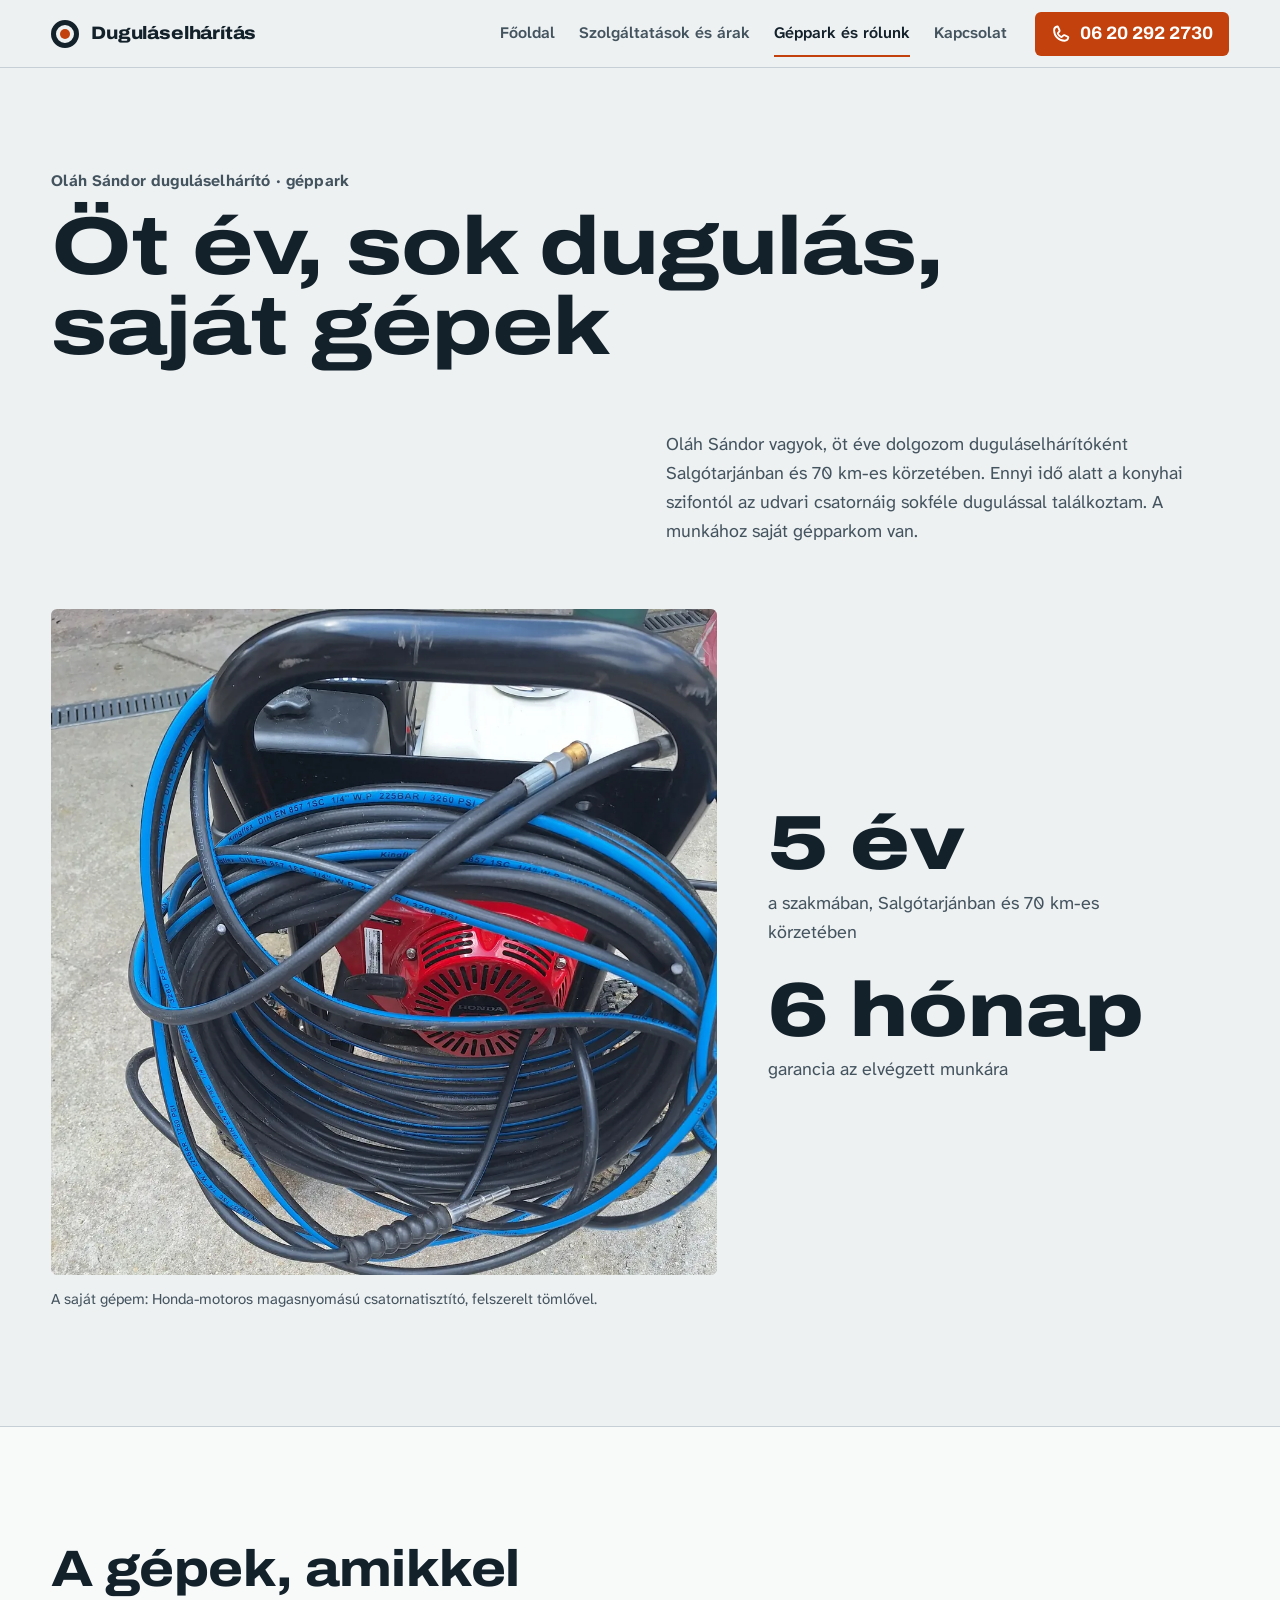
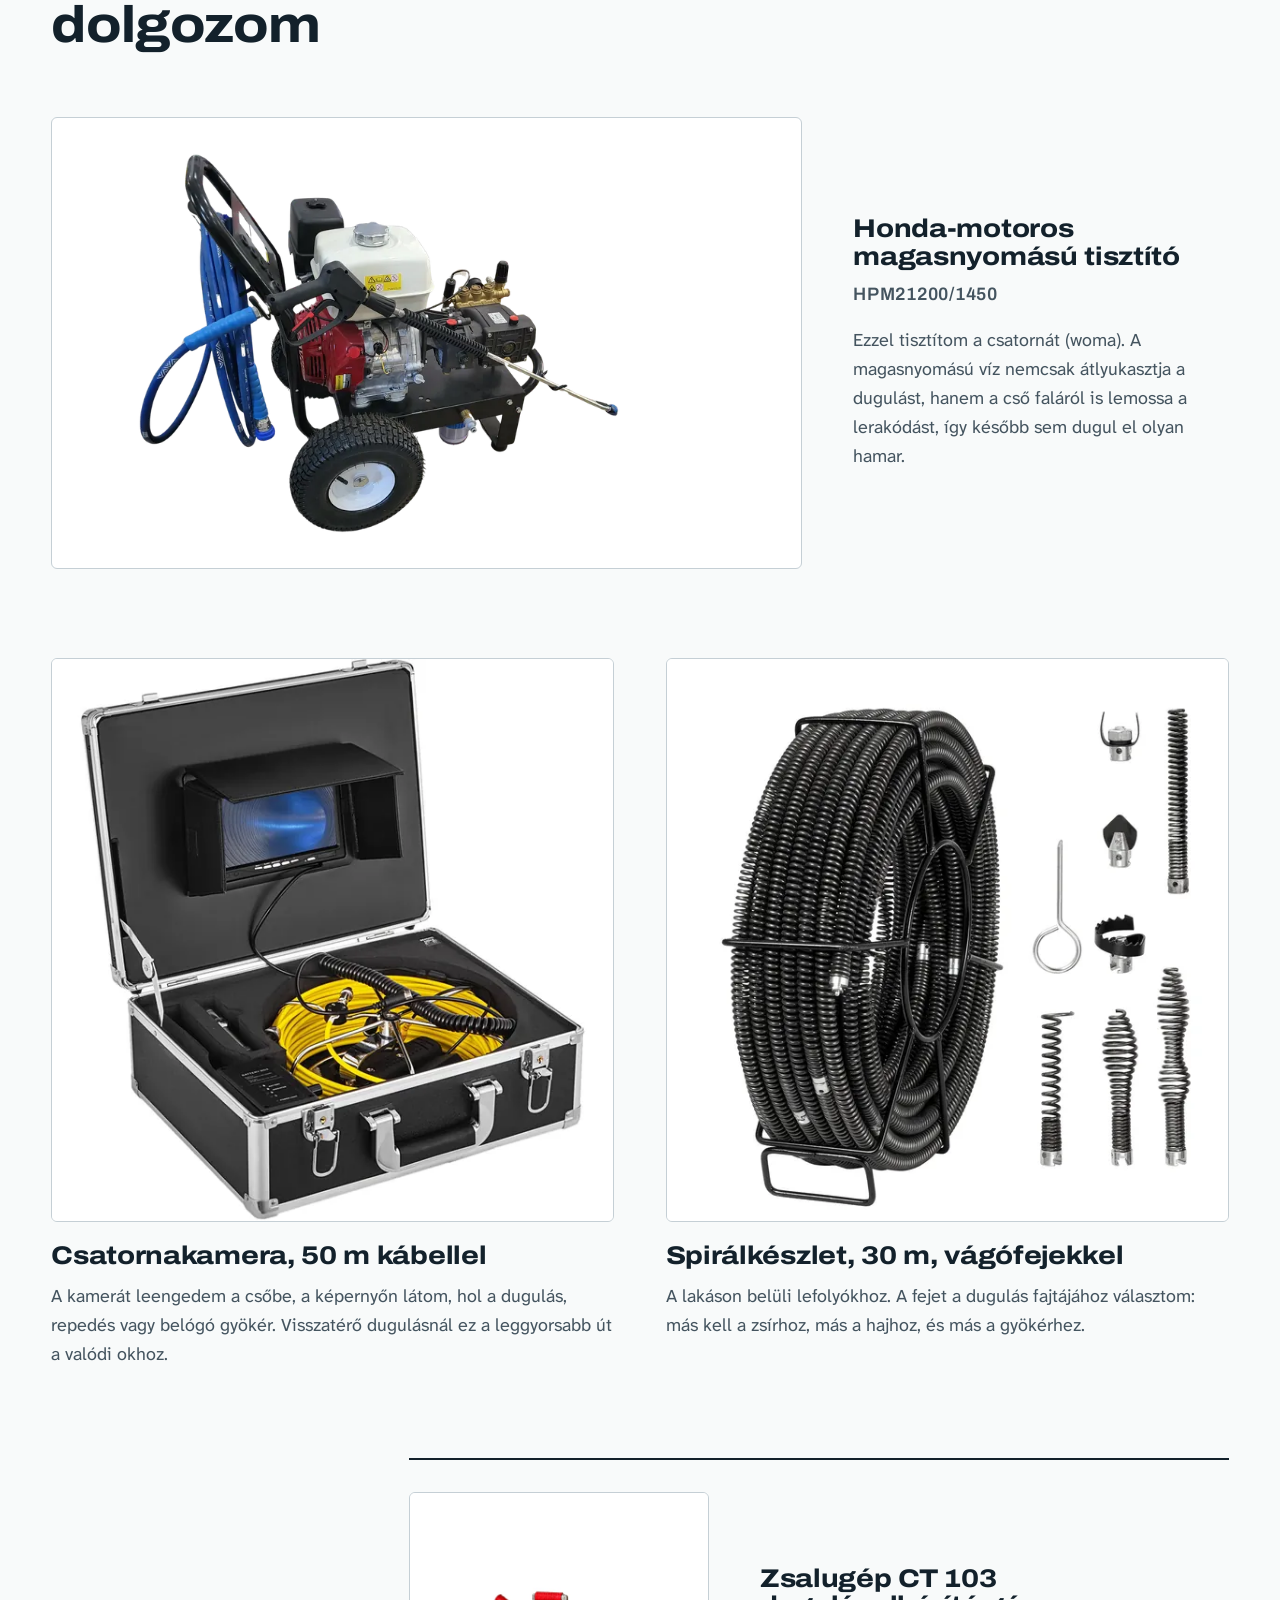
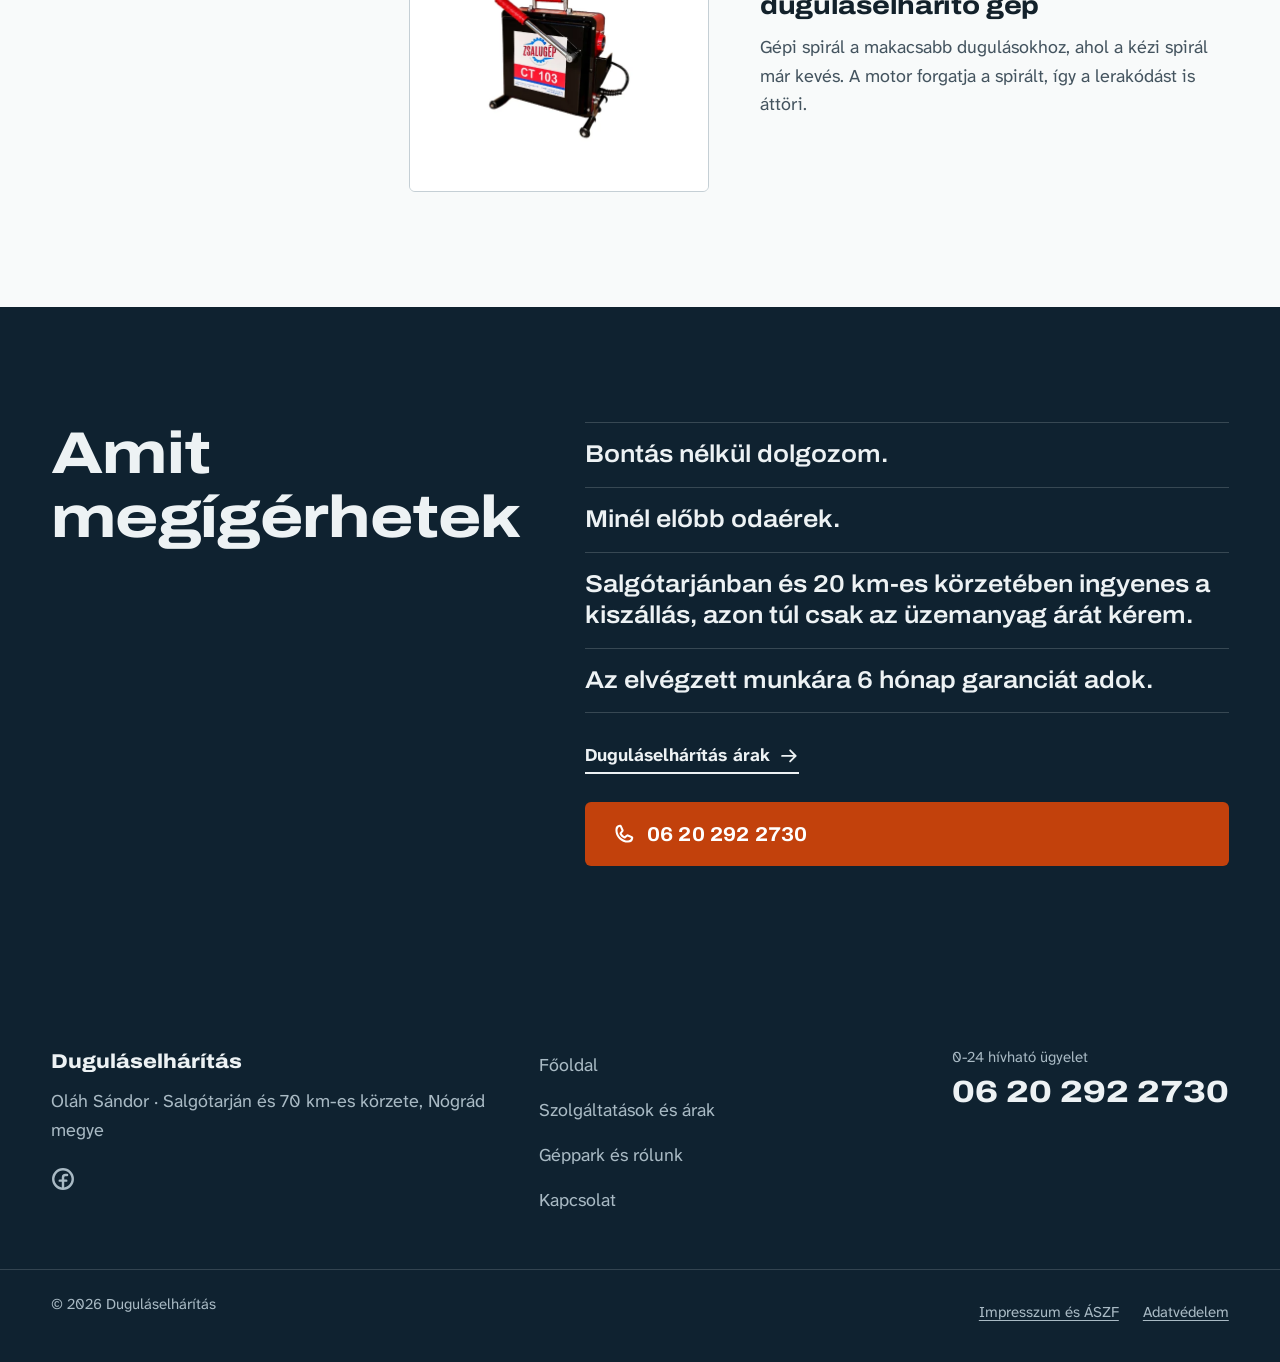
<file: rolunk.html>
<!doctype html>
<html lang="hu">
<head>
<meta charset="utf-8">
<meta name="viewport" content="width=device-width, initial-scale=1">
<title>Géppark és rólam · Duguláselhárító Salgótarján</title>
<meta name="description" content="Oláh Sándor, duguláselhárító Salgótarjánban és Nógrád megyében. Saját gépeim: magasnyomású woma, csatornakamera, gépi spirál.">
<link rel="canonical" href="https://dugulaselharitasnograd.hu/rolunk">
<meta name="theme-color" content="#13212B">
<meta property="og:type" content="website">
<meta property="og:locale" content="hu_HU">
<meta property="og:site_name" content="Duguláselhárítás">
<meta property="og:title" content="Géppark és rólam · Duguláselhárító Salgótarján">
<meta property="og:description" content="Oláh Sándor, duguláselhárító Salgótarjánban és Nógrád megyében. Saját gépeim: magasnyomású woma, csatornakamera, gépi spirál.">
<meta property="og:url" content="https://dugulaselharitasnograd.hu/rolunk">
<meta property="og:image" content="https://dugulaselharitasnograd.hu/media/og-cover.jpg">
<meta property="og:image:width" content="1200">
<meta property="og:image:height" content="630">
<meta property="og:image:alt" content="Oláh Sándor magasnyomású csatornatisztító gépe">
<meta name="twitter:card" content="summary_large_image">
<link rel="icon" href="favicon.svg" type="image/svg+xml">
<link rel="icon" href="favicon.ico" sizes="16x16 32x32">
<link rel="apple-touch-icon" href="apple-touch-icon.png">
<link rel="preload" href="fonts/archivo-latin.woff2" as="font" type="font/woff2">
<link rel="stylesheet" href="js/vendor/lenis.css">
<link rel="stylesheet" href="css/site.css?v=4">
<script>document.documentElement.classList.add('js')</script>
<script type="application/ld+json">{"@context":"https://schema.org","@graph":[{"@type":"Plumber","@id":"https://dugulaselharitasnograd.hu/#vallalkozas","name":"Duguláselhárítás","founder":{"@type":"Person","name":"Oláh Sándor"},"telephone":"+36202922730","url":"https://dugulaselharitasnograd.hu/","image":"https://dugulaselharitasnograd.hu/media/og-cover.jpg","logo":"https://dugulaselharitasnograd.hu/apple-touch-icon.png","address":{"@type":"PostalAddress","addressLocality":"Salgótarján","addressRegion":"Nógrád","addressCountry":"HU"},"geo":{"@type":"GeoCoordinates","latitude":48.09607,"longitude":19.80056},"areaServed":[{"@type":"City","name":"Salgótarján"},{"@type":"City","name":"Bátonyterenye"},{"@type":"City","name":"Pásztó"},{"@type":"City","name":"Szécsény"},{"@type":"City","name":"Balassagyarmat"},{"@type":"City","name":"Rétság"},{"@type":"AdministrativeArea","name":"Nógrád vármegye"},{"@type":"GeoCircle","geoMidpoint":{"@type":"GeoCoordinates","latitude":48.09607,"longitude":19.80056},"geoRadius":70000}],"sameAs":["https://www.facebook.com/profile.php?id=61581115711203"],"openingHoursSpecification":{"@type":"OpeningHoursSpecification","dayOfWeek":["Monday","Tuesday","Wednesday","Thursday","Friday","Saturday","Sunday"],"opens":"00:00","closes":"23:59"},"priceRange":"5 000-75 000 Ft","currenciesAccepted":"HUF","hasOfferCatalog":{"@type":"OfferCatalog","name":"Duguláselhárítás és csatornatisztítás","itemListElement":[{"@type":"Offer","itemOffered":{"@type":"Service","@id":"https://dugulaselharitasnograd.hu/#szolg-mosogato","name":"Mosogató-duguláselhárítás","description":"Konyhai lefolyó, szifon, a fali bekötésig."},"priceSpecification":{"@type":"PriceSpecification","priceCurrency":"HUF","minPrice":25000,"maxPrice":35000}},{"@type":"Offer","itemOffered":{"@type":"Service","@id":"https://dugulaselharitasnograd.hu/#szolg-furdo","name":"Fürdőszobai duguláselhárítás","description":"Kád, zuhanytálca, mosdó, padlóösszefolyó."},"priceSpecification":{"@type":"PriceSpecification","priceCurrency":"HUF","minPrice":25000,"maxPrice":35000}},{"@type":"Offer","itemOffered":{"@type":"Service","@id":"https://dugulaselharitasnograd.hu/#szolg-wc","name":"WC-duguláselhárítás","description":"Feljövő víz, rossz lehúzás, beleesett tárgy."},"priceSpecification":{"@type":"PriceSpecification","priceCurrency":"HUF","minPrice":30000,"maxPrice":45000}},{"@type":"Offer","itemOffered":{"@type":"Service","@id":"https://dugulaselharitasnograd.hu/#szolg-woma","name":"Woma-csatornatisztítás","description":"Nagynyomású vízzel, a lerakódást is kimossa a cső faláról."},"priceSpecification":{"@type":"PriceSpecification","priceCurrency":"HUF","minPrice":50000,"maxPrice":75000}},{"@type":"Offer","itemOffered":{"@type":"Service","@id":"https://dugulaselharitasnograd.hu/#szolg-kamera","name":"Szennyvízcsatorna-kamerázás","description":"Megmutatja, hol és mi okozza a dugulást."},"priceSpecification":{"@type":"PriceSpecification","priceCurrency":"HUF","minPrice":5000}}]}},{"@type":"WebSite","@id":"https://dugulaselharitasnograd.hu/#website","url":"https://dugulaselharitasnograd.hu/","name":"Duguláselhárítás","inLanguage":"hu","publisher":{"@id":"https://dugulaselharitasnograd.hu/#vallalkozas"}},{"@type":"AboutPage","@id":"https://dugulaselharitasnograd.hu/rolunk#webpage","url":"https://dugulaselharitasnograd.hu/rolunk","name":"Géppark és rólam · Duguláselhárító Salgótarján","inLanguage":"hu","isPartOf":{"@id":"https://dugulaselharitasnograd.hu/#website"},"about":{"@id":"https://dugulaselharitasnograd.hu/#vallalkozas"},"breadcrumb":{"@id":"https://dugulaselharitasnograd.hu/rolunk#breadcrumb"}},{"@type":"BreadcrumbList","@id":"https://dugulaselharitasnograd.hu/rolunk#breadcrumb","itemListElement":[{"@type":"ListItem","position":1,"name":"Főoldal","item":"https://dugulaselharitasnograd.hu/"},{"@type":"ListItem","position":2,"name":"Géppark és rólam","item":"https://dugulaselharitasnograd.hu/rolunk"}]}]}</script>
</head>
<body class="page-rolunk">
<a class="skip" href="#tartalom">Ugrás a tartalomra</a>
<header class="site-head">
  <div class="wrap site-head__in">
    <a class="brand" href="index.html" aria-label="Duguláselhárítás, főoldal">
      <span class="brand__mark" aria-hidden="true"></span>
      <span class="brand__name">Duguláselhárítás</span>
    </a>
    <nav class="nav" id="fomenu" aria-label="Főmenü">
      <ul><li><a href="index.html">Főoldal</a></li><li><a href="arak.html">Szolgáltatások és árak</a></li><li><a href="rolunk.html" aria-current="page">Géppark és rólunk</a></li><li><a href="kapcsolat.html">Kapcsolat</a></li></ul>
      <a class="nav__tel" href="tel:+36202922730"><svg class="ico" viewBox="0 0 256 256" aria-hidden="true" focusable="false"><path fill="currentColor" d="M224,154.8l-47.09-21.11-.18-.08a19.94,19.94,0,0,0-19,1.75,13.08,13.08,0,0,0-1.12.84l-22.31,19c-13-7.05-26.43-20.37-33.49-33.21l19.06-22.66a11.76,11.76,0,0,0,.85-1.15,20,20,0,0,0,1.66-18.83,1.42,1.42,0,0,1-.08-.18L101.2,32A20.06,20.06,0,0,0,80.42,20.15,60.27,60.27,0,0,0,28,80c0,81.61,66.39,148,148,148a60.27,60.27,0,0,0,59.85-52.42A20.06,20.06,0,0,0,224,154.8ZM176,204A124.15,124.15,0,0,1,52,80,36.29,36.29,0,0,1,80.48,44.46l18.82,42L80.14,109.28a12,12,0,0,0-.86,1.16A20,20,0,0,0,78,130.08c9.42,19.28,28.83,38.56,48.31,48A20,20,0,0,0,146,176.63a11.63,11.63,0,0,0,1.11-.85l22.43-19.07,42,18.81A36.29,36.29,0,0,1,176,204Z"/></svg><span>06 20 292 2730</span></a>
    </nav>
    <button class="menu-btn" type="button" aria-expanded="false" aria-controls="fomenu">
      <span class="menu-btn__open"><svg class="ico" viewBox="0 0 256 256" aria-hidden="true" focusable="false"><path fill="currentColor" d="M228,128a12,12,0,0,1-12,12H40a12,12,0,0,1,0-24H216A12,12,0,0,1,228,128ZM40,76H216a12,12,0,0,0,0-24H40a12,12,0,0,0,0,24ZM216,180H40a12,12,0,0,0,0,24H216a12,12,0,0,0,0-24Z"/></svg><span class="sr">Menü megnyitása</span></span>
      <span class="menu-btn__close"><svg class="ico" viewBox="0 0 256 256" aria-hidden="true" focusable="false"><path fill="currentColor" d="M208.49,191.51a12,12,0,0,1-17,17L128,145,64.49,208.49a12,12,0,0,1-17-17L111,128,47.51,64.49a12,12,0,0,1,17-17L128,111l63.51-63.52a12,12,0,0,1,17,17L145,128Z"/></svg><span class="sr">Menü bezárása</span></span>
    </button>
  </div>
</header>
<main id="tartalom">
<section class="about-head" aria-labelledby="rolunk-cim">
  <div class="wrap about-head__grid">
    <h1 id="rolunk-cim"><span class="kicker">Oláh Sándor duguláselhárító · géppark</span>Öt év, sok dugulás, saját gépek</h1>
    <div class="about-head__text">
      <p>Oláh Sándor vagyok, öt éve dolgozom duguláselhárítóként Salgótarjánban és 70 km-es körzetében. Ennyi idő alatt a konyhai szifontól az udvari csatornáig sokféle dugulással találkoztam. A munkához saját gépparkom van.</p>
    </div>
  </div>
</section>

<section class="pair" aria-label="A saját gépeim">
  <div class="wrap pair__grid">
    <figure class="pair__a" data-reveal>
      <img class="pair__img" src="media/gep-1100.webp" srcset="media/gep-700.webp 700w, media/gep-1100.webp 1100w, media/gep-1600.webp 1600w" sizes="(max-width: 899px) 92vw, 58vw" width="1600" height="1600" alt="A saját magasnyomású csatornatisztító gépem, Honda-motorral és feltekert tömlővel" fetchpriority="high" decoding="async">
      <figcaption>A saját gépem: Honda-motoros magasnyomású csatornatisztító, felszerelt tömlővel.</figcaption>
    </figure>
    <div class="pair__facts" data-reveal>
      <p class="pair__big">5 év</p>
      <p>a szakmában, Salgótarjánban és 70 km-es körzetében</p>
      <p class="pair__big">6 hónap</p>
      <p>garancia az elvégzett munkára</p>
    </div>
  </div>
</section>

<section class="fleet" aria-labelledby="gepek-cim">
  <div class="wrap">
    <h2 id="gepek-cim" class="fleet__title" data-reveal>A gépek, amikkel dolgozom</h2>

    <article class="machine machine--wide" data-reveal>
      <figure class="machine__fig machine__fig--white">
        <img class="machine__img" src="media/honda-moso-1600.webp" srcset="media/honda-moso-900.webp 900w, media/honda-moso-1600.webp 1600w, media/honda-moso-2400.webp 2400w" sizes="(max-width: 899px) 92vw, 62vw" width="2400" height="1351" alt="Honda benzinmotoros magasnyomású mosó tömlődobbal, fehér háttér előtt" loading="lazy" decoding="async">
      </figure>
      <div class="machine__text">
        <h3>Honda-motoros magasnyomású tisztító</h3>
        <p class="machine__type">HPM21200/1450</p>
        <p>Ezzel tisztítom a csatornát (woma). A magasnyomású víz nemcsak átlyukasztja a dugulást, hanem a cső faláról is lemossa a lerakódást, így később sem dugul el olyan hamar.</p>
      </div>
    </article>

    <div class="machine-pair">
      <article class="machine machine--card" data-reveal>
        <figure class="machine__fig machine__fig--white">
          <img class="machine__img" src="media/kamera-1000.webp" srcset="media/kamera-600.webp 600w, media/kamera-1000.webp 1000w, media/kamera-1600.webp 1600w" sizes="(max-width: 899px) 92vw, 46vw" width="1600" height="1600" alt="Csatornakamera alumínium kofferben, monitorral és sárga kábeldobbal" loading="lazy" decoding="async">
        </figure>
        <h3>Csatornakamera, 50&nbsp;m kábellel</h3>
        <p>A kamerát leengedem a csőbe, a képernyőn látom, hol a dugulás, repedés vagy belógó gyökér. Visszatérő dugulásnál ez a leggyorsabb út a valódi okhoz.</p>
      </article>
      <article class="machine machine--card" data-reveal>
        <figure class="machine__fig machine__fig--white">
          <img class="machine__img" src="media/spiral-1000.webp" srcset="media/spiral-600.webp 600w, media/spiral-1000.webp 1000w, media/spiral-1600.webp 1600w" sizes="(max-width: 899px) 92vw, 46vw" width="1600" height="1600" alt="Lefolyótisztító spirál tartón, mellette hét különböző vágófej" loading="lazy" decoding="async">
        </figure>
        <h3>Spirálkészlet, 30&nbsp;m, vágófejekkel</h3>
        <p>A lakáson belüli lefolyókhoz. A fejet a dugulás fajtájához választom: más kell a zsírhoz, más a hajhoz, és más a gyökérhez.</p>
      </article>
    </div>

    <article class="machine machine--small" data-reveal>
      <figure class="machine__fig machine__fig--white machine__fig--small">
        <img class="machine__img" src="media/ct103-600.webp" srcset="media/ct103-600.webp 600w" sizes="(max-width: 599px) 70vw, 300px" width="600" height="600" alt="Zsalugép CT 103 duguláselhárító gép, oldalkaros kivitel" loading="lazy" decoding="async">
      </figure>
      <div class="machine__text">
        <h3>Zsalugép CT 103 duguláselhárító gép</h3>
        <p>Gépi spirál a makacsabb dugulásokhoz, ahol a kézi spirál már kevés. A motor forgatja a spirált, így a lerakódást is áttöri.</p>
      </div>
    </article>
  </div>
</section>

<section class="promise" aria-labelledby="igeret-cim">
  <div class="wrap promise__grid">
    <h2 id="igeret-cim" data-reveal>Amit megígérhetek</h2>
    <ul class="promise__list" data-reveal>
      <li>Bontás nélkül dolgozom.</li>
      <li>Minél előbb odaérek.</li>
      <li>Salgótarjánban és 20 km-es körzetében ingyenes a kiszállás, azon túl csak az üzemanyag árát kérem.</li>
      <li>Az elvégzett munkára 6 hónap garanciát adok.</li>
    </ul>
    <a class="textlink promise__link" href="arak.html">Duguláselhárítás árak<svg class="ico" viewBox="0 0 256 256" aria-hidden="true" focusable="false"><path fill="currentColor" d="M224.49,136.49l-72,72a12,12,0,0,1-17-17L187,140H40a12,12,0,0,1,0-24H187L135.51,64.48a12,12,0,0,1,17-17l72,72A12,12,0,0,1,224.49,136.49Z"/></svg></a>
    <a class="btn btn--accent" href="tel:+36202922730"><svg class="ico" viewBox="0 0 256 256" aria-hidden="true" focusable="false"><path fill="currentColor" d="M224,154.8l-47.09-21.11-.18-.08a19.94,19.94,0,0,0-19,1.75,13.08,13.08,0,0,0-1.12.84l-22.31,19c-13-7.05-26.43-20.37-33.49-33.21l19.06-22.66a11.76,11.76,0,0,0,.85-1.15,20,20,0,0,0,1.66-18.83,1.42,1.42,0,0,1-.08-.18L101.2,32A20.06,20.06,0,0,0,80.42,20.15,60.27,60.27,0,0,0,28,80c0,81.61,66.39,148,148,148a60.27,60.27,0,0,0,59.85-52.42A20.06,20.06,0,0,0,224,154.8ZM176,204A124.15,124.15,0,0,1,52,80,36.29,36.29,0,0,1,80.48,44.46l18.82,42L80.14,109.28a12,12,0,0,0-.86,1.16A20,20,0,0,0,78,130.08c9.42,19.28,28.83,38.56,48.31,48A20,20,0,0,0,146,176.63a11.63,11.63,0,0,0,1.11-.85l22.43-19.07,42,18.81A36.29,36.29,0,0,1,176,204Z"/></svg><span>06 20 292 2730</span></a>
  </div>
</section>
</main>
<footer class="site-foot">
  <div class="wrap site-foot__in">
    <div class="site-foot__brand">
      <p class="site-foot__name">Duguláselhárítás</p>
      <p>Oláh Sándor · Salgótarján és 70 km-es körzete, Nógrád megye</p>
      <a class="site-foot__fb" href="https://www.facebook.com/profile.php?id=61581115711203" target="_blank" rel="noopener" aria-label="Facebook"><svg class="ico" viewBox="0 0 256 256" aria-hidden="true" focusable="false"><path fill="currentColor" d="M128,20A108,108,0,1,0,236,128,108.12,108.12,0,0,0,128,20Zm12,191.13V156h20a12,12,0,0,0,0-24H140V112a12,12,0,0,1,12-12h16a12,12,0,0,0,0-24H152a36,36,0,0,0-36,36v20H96a12,12,0,0,0,0,24h20v55.13a84,84,0,1,1,24,0Z"/></svg></a>
    </div>
    <ul class="site-foot__nav"><li><a href="index.html">Főoldal</a></li><li><a href="arak.html">Szolgáltatások és árak</a></li><li><a href="rolunk.html">Géppark és rólunk</a></li><li><a href="kapcsolat.html">Kapcsolat</a></li></ul>
    <div class="site-foot__call"><span>0-24 hívható ügyelet</span><a class="site-foot__tel" href="tel:+36202922730">06 20 292 2730</a></div>
  </div>
  <div class="wrap site-foot__base"><p>© 2026 Duguláselhárítás</p><ul class="site-foot__legal" aria-label="Jogi tudnivalók"><li><a href="aszf.html#impresszum">Impresszum és ÁSZF</a></li><li><a href="adatvedelem.html">Adatvédelem</a></li></ul></div>
</footer>
<nav class="callbar-wrap" aria-label="Gyors hívás"><a class="callbar" href="tel:+36202922730"><svg class="ico" viewBox="0 0 256 256" aria-hidden="true" focusable="false"><path fill="currentColor" d="M224,154.8l-47.09-21.11-.18-.08a19.94,19.94,0,0,0-19,1.75,13.08,13.08,0,0,0-1.12.84l-22.31,19c-13-7.05-26.43-20.37-33.49-33.21l19.06-22.66a11.76,11.76,0,0,0,.85-1.15,20,20,0,0,0,1.66-18.83,1.42,1.42,0,0,1-.08-.18L101.2,32A20.06,20.06,0,0,0,80.42,20.15,60.27,60.27,0,0,0,28,80c0,81.61,66.39,148,148,148a60.27,60.27,0,0,0,59.85-52.42A20.06,20.06,0,0,0,224,154.8ZM176,204A124.15,124.15,0,0,1,52,80,36.29,36.29,0,0,1,80.48,44.46l18.82,42L80.14,109.28a12,12,0,0,0-.86,1.16A20,20,0,0,0,78,130.08c9.42,19.28,28.83,38.56,48.31,48A20,20,0,0,0,146,176.63a11.63,11.63,0,0,0,1.11-.85l22.43-19.07,42,18.81A36.29,36.29,0,0,1,176,204Z"/></svg><span>Hívás</span><span class="callbar__num">06 20 292 2730</span></a></nav>
<script src="js/vendor/gsap.min.js" defer></script>
<script src="js/vendor/ScrollTrigger.min.js" defer></script>
<script src="js/vendor/lenis.min.js" defer></script>
<script src="js/site.js?v=2" defer></script>
</body>
</html>
</file>
<file: js/vendor/lenis.css>
html.lenis,
html.lenis body {
  height: auto;
}

.lenis:not(.lenis-autoToggle).lenis-stopped {
  overflow: clip;
}

.lenis [data-lenis-prevent],
.lenis [data-lenis-prevent-wheel],
.lenis [data-lenis-prevent-touch],
.lenis [data-lenis-prevent-vertical],
.lenis [data-lenis-prevent-horizontal] {
  overscroll-behavior: contain;
}

.lenis.lenis-smooth iframe {
  pointer-events: none;
}

.lenis.lenis-autoToggle {
  transition-property: overflow;
  transition-duration: 1ms;
  transition-behavior: allow-discrete;
}
</file>
<file: css/site.css>
/* Oláh Duguláselhárítás · site.css
   Irány: „szerelő-munkalap”. Csempe-szürke papír, éjkék tinta, egy rozsdanarancs akcent (csak hívásra).
   Betűk lokálisan: Archivo (változó szélesség, display és számok), Atkinson Hyperlegible Next (törzs). */

@font-face{font-family:'Archivo';font-style:normal;font-weight:100 900;font-stretch:62% 125%;font-display:swap;
  src:url(../fonts/archivo-latin-ext.woff2) format('woff2');
  unicode-range:U+0100-02BA,U+02BD-02C5,U+02C7-02CC,U+02CE-02D7,U+02DD-02FF,U+0304,U+0308,U+0329,U+1D00-1DBF,U+1E00-1E9F,U+1EF2-1EFF,U+2020,U+20A0-20AB,U+20AD-20C0,U+2113,U+2C60-2C7F,U+A720-A7FF}
@font-face{font-family:'Archivo';font-style:normal;font-weight:100 900;font-stretch:62% 125%;font-display:swap;
  src:url(../fonts/archivo-latin.woff2) format('woff2');
  unicode-range:U+0000-00FF,U+0131,U+0152-0153,U+02BB-02BC,U+02C6,U+02DA,U+02DC,U+0304,U+0308,U+0329,U+2000-206F,U+20AC,U+2122,U+2191,U+2193,U+2212,U+2215,U+FEFF,U+FFFD}
@font-face{font-family:'Atkinson';font-style:normal;font-weight:200 800;font-display:swap;
  src:url(../fonts/atkinson-latin-ext.woff2) format('woff2');
  unicode-range:U+0100-02BA,U+02BD-02C5,U+02C7-02CC,U+02CE-02D7,U+02DD-02FF,U+0304,U+0308,U+0329,U+1D00-1DBF,U+1E00-1E9F,U+1EF2-1EFF,U+2020,U+20A0-20AB,U+20AD-20C0,U+2113,U+2C60-2C7F,U+A720-A7FF}
@font-face{font-family:'Atkinson';font-style:normal;font-weight:200 800;font-display:swap;
  src:url(../fonts/atkinson-latin.woff2) format('woff2');
  unicode-range:U+0000-00FF,U+0131,U+0152-0153,U+02BB-02BC,U+02C6,U+02DA,U+02DC,U+0304,U+0308,U+0329,U+2000-206F,U+20AC,U+2122,U+2191,U+2193,U+2212,U+2215,U+FEFF,U+FFFD}

:root{
  --paper:#EEF1F2;      /* alap: csempe-szürke */
  --sheet:#F8FAFA;      /* felület */
  --white:#FFFFFF;      /* gép-fotók fehér háttere */
  --ink:#13212B;        /* tinta: éjkék, a saját fotók árnyékából */
  --ink-2:#44545F;      /* halk tinta, 7:1 a papíron */
  --line:#C5CFD5;       /* hajszálvonal */
  --deep:#0F2230;       /* mély szekció, az örvény-kép tónusa */
  --on-deep:#EDF2F4;
  --on-deep-2:#A9BAC4;  /* halk szöveg sötéten, 8:1 */
  --accent:#C2410C;     /* rozsdanarancs: csak hívás és ár-kiemelés */
  --accent-hi:#A8380A;

  --f-display:'Archivo',Arial Narrow,Arial,sans-serif;
  --f-body:'Atkinson',Verdana,Arial,sans-serif;

  --gut:clamp(20px,4vw,56px);
  --max:1320px;
  --head-h:68px;
  --r:6px;
  --ease:cubic-bezier(.16,1,.3,1);
}

/* ---- Lenis + alap ---- */
*,*::before,*::after{box-sizing:border-box}
html{scroll-behavior:auto;-webkit-text-size-adjust:100%;scroll-padding-top:calc(var(--head-h) + 16px)}
a,button,summary{touch-action:manipulation}
body{margin:0;overflow-x:clip;background:var(--paper);color:var(--ink);
  font-family:var(--f-body);font-size:1.125rem;line-height:1.6}
img{display:block;max-width:100%;height:auto}
a{color:inherit}
[hidden]{display:none!important}
h1,h2,h3{font-family:var(--f-display);font-stretch:112%;font-weight:760;line-height:1.08;letter-spacing:-.012em;margin:0;text-wrap:balance}
p{margin:0 0 1em}
p:last-child{margin-bottom:0}
.sr{position:absolute!important;width:1px;height:1px;overflow:hidden;clip:rect(0 0 0 0);white-space:nowrap}
.wrap{width:100%;max-width:calc(var(--max) + 2*var(--gut));margin-inline:auto;padding-inline:var(--gut)}
.ico{width:1.1em;height:1.1em;flex:none}
:focus-visible{outline:3px solid var(--accent);outline-offset:3px;border-radius:2px}
.skip{position:absolute;left:12px;top:-60px;z-index:100;background:var(--ink);color:var(--paper);padding:10px 16px;border-radius:var(--r);text-decoration:none}
.skip:focus{top:12px}
.kicker{display:block;font-family:var(--f-body);font-size:1rem;font-weight:700;letter-spacing:.01em;line-height:1.4;margin-bottom:.9rem;color:var(--ink-2)}

/* ---- gombok, linkek ---- */
.btn{display:inline-flex;align-items:center;gap:.6em;min-height:56px;padding:.8em 1.4em;border-radius:var(--r);
  font-family:var(--f-display);font-stretch:108%;font-weight:700;font-size:1.25rem;letter-spacing:.01em;text-decoration:none;
  font-variant-numeric:tabular-nums;transition:background-color .25s var(--ease),transform .2s var(--ease)}
.btn--accent{background:var(--accent);color:var(--white)}
.btn--accent:hover{background:var(--accent-hi)}
.btn:active{transform:translateY(1px)}
.btn--block{display:flex;justify-content:center;width:100%}
.textlink{display:inline-flex;align-items:center;gap:.5em;font-weight:700;text-decoration:none;
  border-bottom:2px solid currentColor;padding-bottom:2px}
.textlink .ico{transition:transform .25s var(--ease)}
.textlink:hover .ico{transform:translateX(4px)}

/* ---- fejléc ---- */
.site-head{position:sticky;top:0;z-index:40;height:var(--head-h);background:var(--paper);border-bottom:1px solid var(--line)}
.site-head__in{height:100%;display:flex;align-items:center;gap:24px}
.brand{display:flex;align-items:center;gap:12px;text-decoration:none;margin-right:auto;min-height:44px}
.brand__mark{width:28px;height:28px;border-radius:50%;border:5px solid var(--ink);position:relative;flex:none}
.brand__mark::after{content:"";position:absolute;inset:4px;border-radius:50%;background:var(--accent)}
.brand__name{font-family:var(--f-display);font-stretch:112%;font-weight:800;font-size:1.125rem;letter-spacing:-.01em;white-space:nowrap}
.nav{display:flex;align-items:center;gap:28px}
.nav ul{display:flex;gap:24px;list-style:none;margin:0;padding:0}
.nav ul a{display:inline-block;padding:10px 0;text-decoration:none;font-size:1rem;font-weight:600;color:var(--ink-2);border-bottom:2px solid transparent}
.nav ul a:hover{color:var(--ink)}
.nav ul a[aria-current="page"]{color:var(--ink);border-bottom-color:var(--accent)}
.nav__tel{display:inline-flex;align-items:center;gap:.5em;min-height:44px;padding:0 16px;border-radius:var(--r);
  background:var(--accent);color:var(--white);text-decoration:none;font-family:var(--f-display);font-stretch:104%;font-weight:700;
  font-variant-numeric:tabular-nums;white-space:nowrap}
.nav__tel:hover{background:var(--accent-hi)}
.menu-btn{display:none}

@media (max-width:1079px){
  .menu-btn{display:inline-flex;align-items:center;justify-content:center;width:48px;height:48px;margin-right:-10px;
    border:0;background:transparent;color:var(--ink);cursor:pointer;font-size:1.5rem}
  .menu-btn__open,.menu-btn__close{display:inline-flex}
  .menu-btn__close{display:none}
  .menu-open .menu-btn__open{display:none}
  .menu-open .menu-btn__close{display:inline-flex}
  .nav{position:fixed;inset:var(--head-h) 0 0 0;z-index:39;background:var(--paper);flex-direction:column;align-items:stretch;
    gap:0;padding:12px var(--gut) 40px;overflow-y:auto;overscroll-behavior:contain;visibility:hidden;opacity:0;transform:translateY(-8px);
    transition:opacity .25s var(--ease),transform .25s var(--ease),visibility 0s .25s}
  html.menu-open{overflow:hidden}
  .menu-open .nav{visibility:visible;opacity:1;transform:none;transition:opacity .25s var(--ease),transform .25s var(--ease)}
  .nav ul{flex-direction:column;gap:0}
  .nav ul li{border-bottom:1px solid var(--line)}
  .nav ul a{display:block;padding:18px 0;font-family:var(--f-display);font-stretch:110%;font-weight:700;font-size:1.5rem;color:var(--ink);border:0}
  .nav ul a[aria-current="page"]{color:var(--accent)}
  .nav__tel{margin-top:28px;min-height:60px;justify-content:center;font-size:1.25rem}
}

/* ---- mobil hívósáv ---- */
.callbar{display:none}
@media (max-width:899px){
  body{padding-bottom:calc(64px + env(safe-area-inset-bottom))}
  .callbar{position:fixed;left:0;right:0;bottom:0;z-index:45;display:flex;align-items:center;justify-content:center;gap:.55em;
    height:calc(64px + env(safe-area-inset-bottom));padding-bottom:env(safe-area-inset-bottom);
    background:var(--accent);color:var(--white);text-decoration:none;font-family:var(--f-display);font-stretch:108%;font-weight:800;font-size:1.25rem;
    box-shadow:0 -6px 18px rgba(15,34,48,.18)}
  .callbar .ico{width:1.3em;height:1.3em}
  .callbar__num{font-weight:600;font-variant-numeric:tabular-nums;opacity:.95}
  .callbar__num::before{content:"·";margin-right:.55em}
  .menu-open .callbar{display:none}
}

/* ---- lábléc ---- */
.site-foot{background:var(--deep);color:var(--on-deep);padding:64px 0 28px}
.site-foot__in{display:grid;grid-template-columns:1.2fr 1fr auto;gap:40px;align-items:start}
.site-foot__name{font-family:var(--f-display);font-stretch:112%;font-weight:800;font-size:1.25rem;margin-bottom:.5em}
.site-foot__brand p:not(.site-foot__name){color:var(--on-deep-2);margin:0}
.site-foot__fb{display:inline-flex;align-items:center;justify-content:center;width:44px;height:44px;margin:12px 0 0 -10px;color:var(--on-deep-2);transition:color .2s var(--ease)}
.site-foot__fb:hover{color:var(--on-deep)}
.site-foot__fb .ico{width:26px;height:26px}
.site-foot__nav{list-style:none;margin:0;padding:0;display:grid;gap:4px}
.site-foot__nav a{display:inline-block;padding:6px 0;text-decoration:none;color:var(--on-deep-2)}
.site-foot__nav a:hover{color:var(--on-deep)}
.site-foot__call{display:grid;gap:8px;justify-items:start}
.site-foot__call span{color:var(--on-deep-2);font-size:.9375rem}
.site-foot__tel{font-family:var(--f-display);font-stretch:118%;font-weight:800;font-size:clamp(1.5rem,2.4vw,2.25rem);text-decoration:none;
  font-variant-numeric:tabular-nums;white-space:nowrap;line-height:1}
.site-foot__tel:hover{color:#fff}
.site-foot__base{margin-top:48px;padding-top:20px;border-top:1px solid rgba(237,242,244,.16);color:var(--on-deep-2);font-size:.9375rem}
@media (max-width:899px){
  .site-foot__in{grid-template-columns:1fr;gap:28px}
  .site-foot__call{order:-1}
}

/* ---- belépő (csak a hajtás alatt, JS adja; JS nélkül minden látszik) ---- */
.rv{opacity:0;transform:translateY(10px)}
.rv.in{opacity:1;transform:none;transition:opacity .7s var(--ease),transform .7s var(--ease)}

/* ======================= FŐOLDAL ======================= */
.hero{position:relative;min-height:calc(100svh - var(--head-h));display:flex;align-items:flex-end;overflow:hidden;
  background:var(--deep);color:var(--on-deep);isolation:isolate;
  --dx:76%;--dy:38%;--s:max(116vw,148svh)}
.hero__bg{position:absolute;inset:0;z-index:-1}
.hero__img{position:absolute;max-width:none;width:var(--s);height:var(--s);
  left:calc(var(--dx) - var(--s)*.5);top:calc(var(--dy) - var(--s)*.675);
  transform-origin:50% 67.6%;will-change:transform}
/* olvashatóság: a kép saját mély tónusában, a szöveghez horgonyozva (nem teljes fólia) */
.hero__bg::after{content:"";position:absolute;inset:0;
  background:
    linear-gradient(90deg,rgba(11,24,36,.86) 0,rgba(11,24,36,.74) 28%,rgba(11,24,36,.38) 50%,rgba(11,24,36,0) 66%),
    linear-gradient(0deg,rgba(11,24,36,.55) 0,rgba(11,24,36,0) 40%)}
.hero__in{padding-top:48px;padding-bottom:clamp(36px,6vh,80px)}
.hero__title{font-size:inherit}
.hero__title .kicker{color:var(--on-deep);font-size:1.0625rem}
.hero__main{display:block;font-size:clamp(2.1rem,min(4.6vw,7.2vh),4.5rem);font-stretch:116%;font-weight:780;line-height:1.04;max-width:12.5em}
.hero__lead{font-size:clamp(1.125rem,1.4vw,1.3rem);max-width:34em;margin:1.1rem 0 clamp(1.2rem,3.4vh,2.2rem);color:var(--on-deep)}
.bignum{display:inline-flex;flex-direction:column;gap:6px;text-decoration:none;color:var(--white)}
.bignum__label{display:inline-flex;align-items:center;gap:.5em;font-weight:700;font-size:1.0625rem;color:#FFC9AC}
.bignum__num{font-family:var(--f-display);font-stretch:122%;font-weight:850;line-height:.95;letter-spacing:-.02em;
  font-size:clamp(2.6rem,min(7.2vw,11vh),7rem);font-variant-numeric:tabular-nums;white-space:nowrap;
  padding-bottom:.12em;background:linear-gradient(var(--accent),var(--accent)) 0 100%/100% .09em no-repeat}
.bignum:hover .bignum__num{background-size:100% .16em}
.js .hero .hin{opacity:0;transform:translateY(14px)}
.js .hero.is-in .hin{opacity:1;transform:none;transition:opacity .8s var(--ease),transform .8s var(--ease)}
.js .hero.is-in .hin:nth-child(2){transition-delay:.08s}
.js .hero.is-in .hin:nth-child(3){transition-delay:.16s}
@media (max-width:899px){
  .hero{--dx:50%;--dy:min(30%,240px);--s:200vw}
  .hero__img{-webkit-mask-image:linear-gradient(to bottom,#000 62%,transparent 98%);mask-image:linear-gradient(to bottom,#000 62%,transparent 98%)}
  .hero__bg::after{background:linear-gradient(to top,rgba(11,24,36,.94) 0,rgba(11,24,36,.82) 48%,rgba(11,24,36,0) 78%)}
  .hero{min-height:calc(100svh - var(--head-h) - 64px)}
  .hero__in{padding-top:clamp(180px,30svh,280px);padding-bottom:28px}
  .hero__lead{margin-bottom:1.4rem}
}
@media (max-width:420px){
  .bignum__num{font-stretch:100%;font-size:min(3.1rem,calc((100vw - 2*var(--gut))/7.2))}
}

.facts{background:var(--sheet);border-bottom:1px solid var(--line)}
.facts__list{list-style:none;margin:0;padding:0;display:grid;grid-template-columns:repeat(4,1fr)}
.facts__list li{padding:28px 24px 30px;border-left:1px solid var(--line);display:grid;gap:4px;align-content:start}
.facts__list li:first-child{border-left:0;padding-left:0}
.facts__list strong{font-family:var(--f-display);font-stretch:118%;font-weight:800;font-size:clamp(1.75rem,2.6vw,2.5rem);line-height:1;font-variant-numeric:tabular-nums}
.facts__list span{color:var(--ink-2);font-size:1rem;line-height:1.45}
@media (max-width:899px){
  .facts__list{grid-template-columns:1fr 1fr}
  .facts__list li{padding:22px 16px 22px 0;border-left:0}
  .facts__list li:nth-child(even){padding-left:16px;border-left:1px solid var(--line)}
  .facts__list li:nth-child(n+3){border-top:1px solid var(--line)}
}

.services{padding:clamp(72px,10vw,140px) 0}
.services__grid{display:grid;grid-template-columns:5fr 7fr;gap:clamp(32px,6vw,96px);align-items:start}
.services__head{position:sticky;top:calc(var(--head-h) + 40px)}
.services__head h2{font-size:clamp(2rem,3.6vw,3.25rem);margin-bottom:1.2rem}
.services__head p{color:var(--ink-2);max-width:26em;margin-bottom:1.6rem}
.services__list{list-style:none;margin:0;padding:0;border-top:2px solid var(--ink)}
.services__list li{display:grid;grid-template-columns:minmax(0,1fr) minmax(0,1.35fr);gap:24px;padding:26px 0;border-bottom:1px solid var(--line)}
.services__list h3{font-size:clamp(1.5rem,2.2vw,2rem);font-stretch:118%}
.services__list p{color:var(--ink-2);margin:0;padding-top:.3em}
@media (max-width:899px){
  .services__grid{grid-template-columns:1fr}
  .services__head{position:static}
  .services__list li{grid-template-columns:1fr;gap:6px;padding:20px 0}
}

.own{padding:0 0 clamp(64px,8vw,112px)}
.own__grid{display:grid;grid-template-columns:repeat(12,minmax(0,1fr));gap:clamp(24px,4vw,64px);align-items:center}
.own__fig{grid-column:1/8;margin:0 0 0 calc(-1*var(--gut))}
.own__img{width:100%;aspect-ratio:5/4;object-fit:cover;border-radius:0 var(--r) var(--r) 0}
.own__fig figcaption{font-size:.9375rem;color:var(--ink-2);margin-top:12px;padding-left:var(--gut)}
.own__text{grid-column:8/13}
.own__text h2{font-size:clamp(1.85rem,3vw,2.75rem);margin-bottom:1.2rem}
.own__text p{color:var(--ink-2)}
.own__text .textlink{margin-top:.8rem;color:var(--ink)}
@media (max-width:899px){
  .own__fig,.own__text{grid-column:1/-1}
  .own__fig{margin-right:calc(-1*var(--gut))}
  .own__img{border-radius:0}
}

.area{position:relative;background:var(--deep);color:var(--on-deep);border-radius:22px 22px 0 0;
  padding:clamp(64px,9vw,120px) 0 clamp(64px,8vw,104px);box-shadow:0 -24px 40px -26px rgba(15,34,48,.45)}
.area__grid{display:grid;grid-template-columns:7fr 5fr;gap:clamp(32px,5vw,80px);align-items:end}
.area h2{font-size:clamp(2.25rem,5vw,4.5rem);font-stretch:120%;max-width:11em}
.area__body p{color:var(--on-deep-2);margin-bottom:1.8rem;max-width:28em}
.area__body p:has(+ p){margin-bottom:.9rem}
.area__body .area__b2b{color:var(--on-deep)}
.area + .site-foot{padding-top:24px}
@media (max-width:899px){.area__grid{grid-template-columns:1fr}.area{padding-bottom:36px}}

/* ======================= ÁRAK ======================= */
.phead{padding:clamp(64px,9vw,128px) 0 clamp(40px,5vw,64px);text-align:center}
.phead h1{font-size:clamp(2.5rem,6vw,5.5rem);font-stretch:120%;max-width:12em;margin-inline:auto}
.phead .kicker{color:var(--accent)}
.phead__lead{font-size:clamp(1.125rem,1.4vw,1.3rem);color:var(--ink-2);max-width:34em;margin:1.4rem auto 0}

.sheet{padding-bottom:clamp(56px,7vw,96px)}
.sheet__grid{display:grid;grid-template-columns:minmax(0,8fr) minmax(0,4fr);gap:clamp(28px,4vw,64px);align-items:start}
.sheet__main{background:var(--sheet);border:1px solid var(--line);border-radius:var(--r);padding:clamp(20px,3.4vw,48px)}
.prices{width:100%;border-collapse:collapse}
.prices tr{border-bottom:1px solid var(--line)}
.prices tr:first-child{border-top:2px solid var(--ink)}
.prices th,.prices td{padding:24px 0;vertical-align:baseline;text-align:left}
.prices th{font-weight:400;padding-right:24px}
.prices__name{display:block;font-family:var(--f-display);font-stretch:112%;font-weight:760;font-size:clamp(1.25rem,1.8vw,1.6rem);line-height:1.2}
.prices__desc{display:block;color:var(--ink-2);font-size:1rem;margin-top:4px}
.prices__val{text-align:right!important;white-space:nowrap;font-family:var(--f-display);font-stretch:108%;font-weight:800;
  font-size:clamp(1.25rem,1.9vw,1.75rem);font-variant-numeric:tabular-nums;color:var(--ink)}
.sheet__note{margin-top:24px;padding-left:16px;border-left:3px solid var(--accent);color:var(--ink-2);font-size:1rem;max-width:40em}
.sheet__aside{position:sticky;top:calc(var(--head-h) + 32px)}
.callcard{background:var(--deep);color:var(--on-deep);border-radius:var(--r);padding:32px 28px}
.callcard__title{font-family:var(--f-display);font-stretch:112%;font-weight:760;font-size:1.5rem;line-height:1.15;margin-bottom:.7em}
.callcard p{color:var(--on-deep-2)}
.callcard__title{color:var(--on-deep)!important}
.callcard .btn{margin:22px 0 14px}
.callcard__small{font-size:.9375rem}
@media (max-width:899px){
  .sheet__grid{grid-template-columns:1fr}
  .sheet__aside{position:static}
  .sheet__main{margin-inline:calc(-1*var(--gut));border-radius:0;border-inline:0}
  .prices tr{display:grid;grid-template-columns:1fr;padding:18px 0}
  .prices th,.prices td{padding:0}
  .prices__val{text-align:left!important;margin-top:8px;color:var(--accent)}
}

.included{padding:clamp(56px,7vw,96px) 0;background:var(--sheet);border-top:1px solid var(--line)}
.included__grid{display:grid;grid-template-columns:minmax(0,3fr) minmax(0,7fr);gap:clamp(32px,6vw,96px);align-items:center}
.included__fig{margin:0}
.included__img{width:100%;aspect-ratio:4/5;object-fit:cover;object-position:50% 50%;border-radius:var(--r)}
.included h2{font-size:clamp(2rem,3.6vw,3.25rem);margin-bottom:2rem}
.included__list{margin:0;display:grid;grid-template-columns:1fr 1fr;gap:32px 40px}
.included__list div{padding-top:18px;border-top:2px solid var(--ink)}
.included__list dt{font-family:var(--f-display);font-stretch:112%;font-weight:760;font-size:1.375rem;margin-bottom:6px}
.included__list dd{margin:0;color:var(--ink-2)}
@media (max-width:899px){
  .included__grid{grid-template-columns:1fr}
  .included__fig{max-width:340px}
  .included__list{grid-template-columns:1fr;gap:24px}
}

/* ======================= GÉPPARK ÉS RÓLAM ======================= */
.about-head{padding:clamp(56px,8vw,112px) 0 clamp(40px,5vw,72px)}
.about-head__grid{display:grid;grid-template-columns:repeat(12,minmax(0,1fr));gap:clamp(20px,3vw,48px) clamp(24px,4vw,64px)}
.about-head h1{grid-column:1/-1;font-size:clamp(2.5rem,6.4vw,6.25rem);font-stretch:122%;line-height:.98;max-width:13.5em}
.about-head__text{grid-column:7/13;color:var(--ink-2);margin-top:clamp(8px,2vw,24px)}
.about-head__text p{break-inside:avoid}
@media (max-width:899px){
  .about-head__text{grid-column:1/-1;columns:1}
}

.pair{padding-bottom:clamp(72px,9vw,128px)}
.pair__grid{display:grid;grid-template-columns:repeat(12,minmax(0,1fr));gap:clamp(24px,4vw,64px);align-items:center}
.pair__a{grid-column:1/8;margin:0}
.pair__img{width:100%;aspect-ratio:1;object-fit:cover;border-radius:var(--r)}
.pair__a figcaption{font-size:.9375rem;color:var(--ink-2);margin-top:12px}
.pair__facts{grid-column:8/13}
.pair__facts p{color:var(--ink-2);margin:0 0 28px;max-width:20em}
.pair__facts .pair__big{font-family:var(--f-display);font-stretch:122%;font-weight:850;font-size:clamp(3rem,6vw,5.5rem);line-height:.95;color:var(--ink);margin:0 0 8px}
@media (max-width:899px){
  .pair__a,.pair__facts{grid-column:1/-1}
  .pair__facts{padding:20px 0 0;display:block;border-top:2px solid var(--ink)}
  .pair__facts p{margin:0 0 22px;max-width:none}
  .pair__facts p:last-child{margin-bottom:0}
  .pair__facts .pair__big{font-size:2.5rem;margin:0}
}

.fleet{padding:clamp(72px,9vw,128px) 0;background:var(--sheet);border-top:1px solid var(--line)}
.fleet__title{font-size:clamp(2rem,4vw,3.5rem);margin-bottom:clamp(36px,5vw,64px);max-width:12em}
.machine h3{font-size:clamp(1.4rem,2vw,1.85rem);font-stretch:114%;margin-bottom:.5em}
.machine p{color:var(--ink-2)}
.machine__type{font-family:var(--f-display);font-stretch:100%;font-weight:600;letter-spacing:.04em;margin-top:-.2em}
.machine__fig{margin:0;background:var(--white);border:1px solid var(--line);border-radius:var(--r);overflow:hidden}
.machine__fig--white .machine__img{width:100%;height:auto}
.machine--wide{display:grid;grid-template-columns:minmax(0,8fr) minmax(0,4fr);gap:clamp(24px,4vw,56px);align-items:center;margin-bottom:clamp(56px,7vw,96px)}
.machine--wide .machine__fig{padding:clamp(16px,2.5vw,40px)}
.machine-pair{display:grid;grid-template-columns:1fr 1fr;gap:clamp(24px,4vw,56px);align-items:start;margin-bottom:clamp(56px,7vw,96px)}
.machine--card .machine__fig{margin-bottom:20px}
.machine--small{display:grid;grid-template-columns:auto minmax(0,1fr);gap:clamp(20px,4vw,56px);align-items:center;
  max-width:820px;margin-left:auto;padding-top:32px;border-top:2px solid var(--ink)}
.machine__fig--small{width:min(300px,38vw)}
@media (max-width:899px){
  .machine--wide{grid-template-columns:1fr}
  .machine-pair{grid-template-columns:1fr}
  .machine--small{grid-template-columns:1fr}
  .machine__fig--small{width:min(300px,70vw)}
}

.promise{background:var(--deep);color:var(--on-deep);padding:clamp(64px,9vw,120px) 0}
.promise__grid{display:grid;grid-template-columns:5fr 7fr;gap:28px clamp(32px,5vw,80px);align-items:start}
.promise h2{font-size:clamp(2.25rem,4.6vw,4rem);font-stretch:120%}
.promise__list{list-style:none;margin:0;padding:0;counter-reset:p}
.promise__list li{font-family:var(--f-display);font-stretch:110%;font-weight:600;font-size:clamp(1.25rem,1.9vw,1.6rem);line-height:1.3;
  padding:16px 0;border-bottom:1px solid rgba(237,242,244,.18)}
.promise__list li:first-child{border-top:1px solid rgba(237,242,244,.18)}
.promise .btn{grid-column:2}
.promise__link{grid-column:2;justify-self:start;color:var(--on-deep)}
@media (max-width:899px){
  .promise__grid{grid-template-columns:1fr}
  .promise .btn,.promise__link{grid-column:1}
}

/* ======================= KAPCSOLAT ======================= */
.contact{padding:clamp(64px,9vw,128px) 0 clamp(56px,7vw,96px)}
.contact__in{width:100%}
.contact__title{font-size:clamp(1.5rem,2.6vw,2.25rem);font-stretch:112%;max-width:18em}
.contact__title .kicker{color:var(--accent)}
.contact__num{display:block;width:max-content;max-width:100%;margin:clamp(20px,3vw,40px) 0 clamp(16px,2vw,24px);
  font-family:var(--f-display);font-stretch:125%;font-weight:850;line-height:.92;letter-spacing:-.03em;
  font-size:clamp(2.5rem,9.4vw,9.5rem);font-variant-numeric:tabular-nums;white-space:nowrap;text-decoration:none;color:var(--ink);
  padding-bottom:.08em;background:linear-gradient(var(--accent),var(--accent)) 0 100%/100% .07em no-repeat}
.contact__num:hover{color:var(--accent-hi)}
.contact__sub{font-size:clamp(1.125rem,1.4vw,1.3rem);color:var(--ink-2)}
@media (max-width:420px){
  .contact__num{font-stretch:100%;font-size:calc((100vw - 2*var(--gut))/7.2)}
}

.details{padding:clamp(56px,8vw,104px) 0 clamp(72px,9vw,128px);background:var(--sheet);border-top:1px solid var(--line)}
.details__grid{display:grid;grid-template-columns:minmax(0,5fr) minmax(0,7fr);gap:clamp(32px,6vw,96px);align-items:start}
.details__list{margin:0}
.details__list div{display:grid;grid-template-columns:9.5em 1fr;gap:16px;padding:18px 0;border-bottom:1px solid var(--line)}
.details__list div:first-child{border-top:2px solid var(--ink)}
.details__list dt{font-weight:700}
.details__list dd{margin:0;color:var(--ink-2)}
.details__list a{font-weight:700;color:var(--ink);font-variant-numeric:tabular-nums}
.details__fb{display:inline-flex;align-items:center;gap:.45em}
.details__fb .ico{width:1.25em;height:1.25em}
.details__tips h2{font-size:clamp(1.75rem,2.8vw,2.5rem);margin-bottom:1.4rem}
.details__tips ol{margin:0 0 1.6rem;padding:0;list-style:none;counter-reset:t}
.details__tips li{counter-increment:t;display:grid;grid-template-columns:2.4em 1fr;padding:12px 0}
.details__tips li::before{content:counter(t) ".";font-family:var(--f-display);font-stretch:118%;font-weight:800;font-size:1.25rem;color:var(--accent)}
.details__tips p{color:var(--ink-2)}
@media (max-width:899px){
  .details__grid{grid-template-columns:1fr}
  .details__list div{grid-template-columns:1fr;gap:2px}
}

/* ======================= GYIK (árak) ======================= */
.faq{padding:clamp(56px,7vw,96px) 0 clamp(64px,8vw,112px)}
.faq__grid{display:grid;grid-template-columns:minmax(0,5fr) minmax(0,7fr);gap:clamp(28px,5vw,80px);align-items:start}
.faq__title{font-size:clamp(2rem,3.2vw,2.9rem);max-width:11em;position:sticky;top:calc(var(--head-h) + 40px)}
.faq__list{border-top:2px solid var(--ink)}
.faq__item{border-bottom:1px solid var(--line)}
.faq__item summary{display:flex;align-items:center;justify-content:space-between;gap:20px;min-height:64px;padding:16px 0;cursor:pointer;list-style:none}
.faq__item summary::-webkit-details-marker{display:none}
.faq__q{font-size:clamp(1.2rem,1.7vw,1.5rem);font-stretch:112%;line-height:1.2}
.faq__ico{position:relative;width:18px;height:18px;flex:none}
.faq__ico::before,.faq__ico::after{content:"";position:absolute;left:0;top:8px;width:18px;height:2px;background:var(--accent);transition:transform .25s var(--ease)}
.faq__ico::after{transform:rotate(90deg)}
.faq__item[open] .faq__ico::after{transform:rotate(0)}
.faq__item summary:hover .faq__q{color:var(--accent-hi)}
.faq__item p{color:var(--ink-2);max-width:38em;padding:0 0 22px}
.faq__item p a{color:var(--ink);font-weight:700}
@media (max-width:899px){
  .faq__grid{grid-template-columns:1fr}
  .faq__title{position:static}
}

/* ======================= RÖVIDEN RÓLAM (kapcsolat) ======================= */
.brief{background:var(--deep);color:var(--on-deep);padding:clamp(56px,7vw,96px) 0}
.brief__grid{display:grid;grid-template-columns:minmax(0,4fr) minmax(0,8fr);gap:clamp(24px,5vw,80px);align-items:start}
.brief__title{font-size:clamp(1.85rem,3vw,2.75rem);font-stretch:118%}
.brief__body p{font-size:clamp(1.125rem,1.5vw,1.35rem);line-height:1.6;max-width:36em;color:var(--on-deep);margin-bottom:1.4rem}
.brief__body .textlink{color:var(--on-deep)}
@media (max-width:899px){.brief__grid{grid-template-columns:1fr}}

/* ======================= 404 ======================= */
.phead--404{min-height:calc(100svh - var(--head-h));display:flex;align-items:center}
.phead--404 .phead__in{width:100%}
.nf__call{margin-top:2rem}
.nf__links{list-style:none;margin:2.4rem 0 0;padding:0;display:flex;flex-wrap:wrap;justify-content:center;gap:12px 32px}
.nf__links .textlink{color:var(--ink)}

/* ======================= MOBIL: érintési célok és olvasható méret ======================= */
@media (max-width:899px){
  /* folyó és kísérő szöveg legalább 16 px */
  .own__fig figcaption,.pair__a figcaption,.site-foot__call span,.site-foot__base,.callcard__small{font-size:1rem}
  /* szöveges link: 44 px magas érintési terület, az aláhúzás ugyanott marad */
  .textlink{min-height:44px;padding-bottom:0;border-bottom:0;
    background:linear-gradient(currentColor,currentColor) 0 calc(50% + 16px)/100% 2px no-repeat}
  .site-foot__nav a{padding:10px 0}
  .site-foot__tel{display:inline-flex;align-items:center;min-height:44px}
  .details__list a{display:inline-flex;align-items:center;min-height:44px}
}

/* ======================= JOGI OLDALAK (ÁSZF, adatvédelem) ======================= */
/* lábléc alsó sora: © bal, jogi linkek jobb */
.site-foot__base{display:flex;flex-wrap:wrap;justify-content:space-between;align-items:center;gap:8px 32px}
.site-foot__legal{list-style:none;margin:0;padding:0;display:flex;flex-wrap:wrap;gap:4px 24px}
.site-foot__legal a{display:inline-flex;align-items:center;min-height:44px;color:var(--on-deep-2);text-decoration:underline;text-underline-offset:3px;text-decoration-thickness:1px}
.site-foot__legal a:hover,.site-foot__legal a[aria-current="page"]{color:var(--on-deep)}

.lhead{padding:clamp(56px,8vw,112px) 0 clamp(32px,4vw,56px);border-bottom:1px solid var(--line)}
.lhead h1{font-size:clamp(2.25rem,5vw,4.5rem);font-stretch:118%;max-width:14em}
.lhead .kicker{color:var(--accent)}
.lhead__meta{margin:1.4rem 0 0;font-weight:700}
.lhead__lead{max-width:38em;margin-top:.8rem;color:var(--ink-2);font-size:clamp(1.125rem,1.4vw,1.25rem)}

.legal{padding:clamp(48px,6vw,88px) 0 clamp(72px,9vw,128px)}
.legal__grid{display:grid;grid-template-columns:minmax(0,4fr) minmax(0,8fr);gap:clamp(32px,6vw,96px);align-items:start}
.legal__toc{position:sticky;top:calc(var(--head-h) + 32px);max-height:calc(100svh - var(--head-h) - 64px);overflow-y:auto;overscroll-behavior:contain}
.legal__toc-title{font-family:var(--f-display);font-stretch:112%;font-weight:760;font-size:1.25rem;margin:0 0 .6rem}
.legal__toc ol{list-style:none;margin:0;padding:0;border-top:2px solid var(--ink)}
.legal__toc li{border-bottom:1px solid var(--line)}
.legal__toc a{display:block;padding:9px 0;font-size:1rem;line-height:1.4;text-decoration:none;color:var(--ink-2)}
.legal__toc a:hover{color:var(--ink)}
.legal__doc{max-width:34em;overflow-wrap:anywhere}
.legal__doc h2{font-size:clamp(1.5rem,2.4vw,2rem);font-stretch:114%;margin:clamp(48px,5vw,72px) 0 1rem;padding-top:16px;border-top:2px solid var(--ink)}
.legal__doc h2:first-child{margin-top:0}
.legal__doc h3{font-size:clamp(1.2rem,1.6vw,1.375rem);font-stretch:110%;margin:2rem 0 .6rem}
.legal__doc p,.legal__doc li,.legal__doc dd{color:var(--ink)}
.legal__doc a{color:var(--ink);font-weight:700;text-underline-offset:3px}
.legal__doc a:hover{color:var(--accent-hi)}
.lg-np{display:grid;grid-template-columns:3.4em minmax(0,1fr);column-gap:4px}
.lg-n{font-family:var(--f-display);font-stretch:108%;font-weight:760;font-variant-numeric:tabular-nums;color:var(--ink-2)}
.lg-ul{margin:0 0 1em;padding-left:1.3em}
.lg-ul li{margin-bottom:.45em;padding-left:.2em}
.lg-ul li::marker{color:var(--accent)}
.lg-dl{margin:0 0 1.2em}
.lg-dl div{display:grid;grid-template-columns:11em minmax(0,1fr);gap:16px;padding:12px 0;border-bottom:1px solid var(--line)}
.lg-dl dt{font-weight:700}
.lg-dl dd{margin:0}
/* élesítés előtt kitöltendő helyek: feltűnő, hogy ne maradjon benne észrevétlenül */
mark.todo{background:#FFE066;color:var(--ink);padding:.05em .3em;border-radius:3px;box-decoration-break:clone;-webkit-box-decoration-break:clone;
  box-shadow:0 0 0 1px #C9A400 inset;font-weight:700}
/* nyilatkozatminta: keretes, kitölthető lap */
.lg-annex{margin-top:clamp(48px,5vw,72px);background:var(--sheet);border:2px solid var(--ink);border-radius:var(--r);padding:clamp(20px,3.4vw,44px)}
.legal__doc .lg-annex h2{margin-top:0;padding-top:0;border-top:0}
.lg-fill{margin:0;padding:18px 0 6px;border-bottom:1px dashed var(--ink-2)}
.lg-fill:last-child{margin-bottom:0}
@media (max-width:899px){
  .legal__grid{grid-template-columns:1fr}
  .legal__toc{position:static;max-height:none;overflow:visible}
  .legal__toc a{display:flex;align-items:center;min-height:44px;padding:6px 0}
  .lg-dl div{grid-template-columns:1fr;gap:2px}
  .lg-np{display:block}
  .lg-n{margin-right:.3em}
  .site-foot__base{flex-direction:column;align-items:flex-start}
  .site-foot__legal a{font-size:1rem}
}

/* ---- mozgás csökkentve: semmi nem úszik ---- */
@media (prefers-reduced-motion:reduce){
  .rv,.js .hero .hin{opacity:1!important;transform:none!important;transition:none!important}
  *{scroll-behavior:auto!important}
}
</file>
